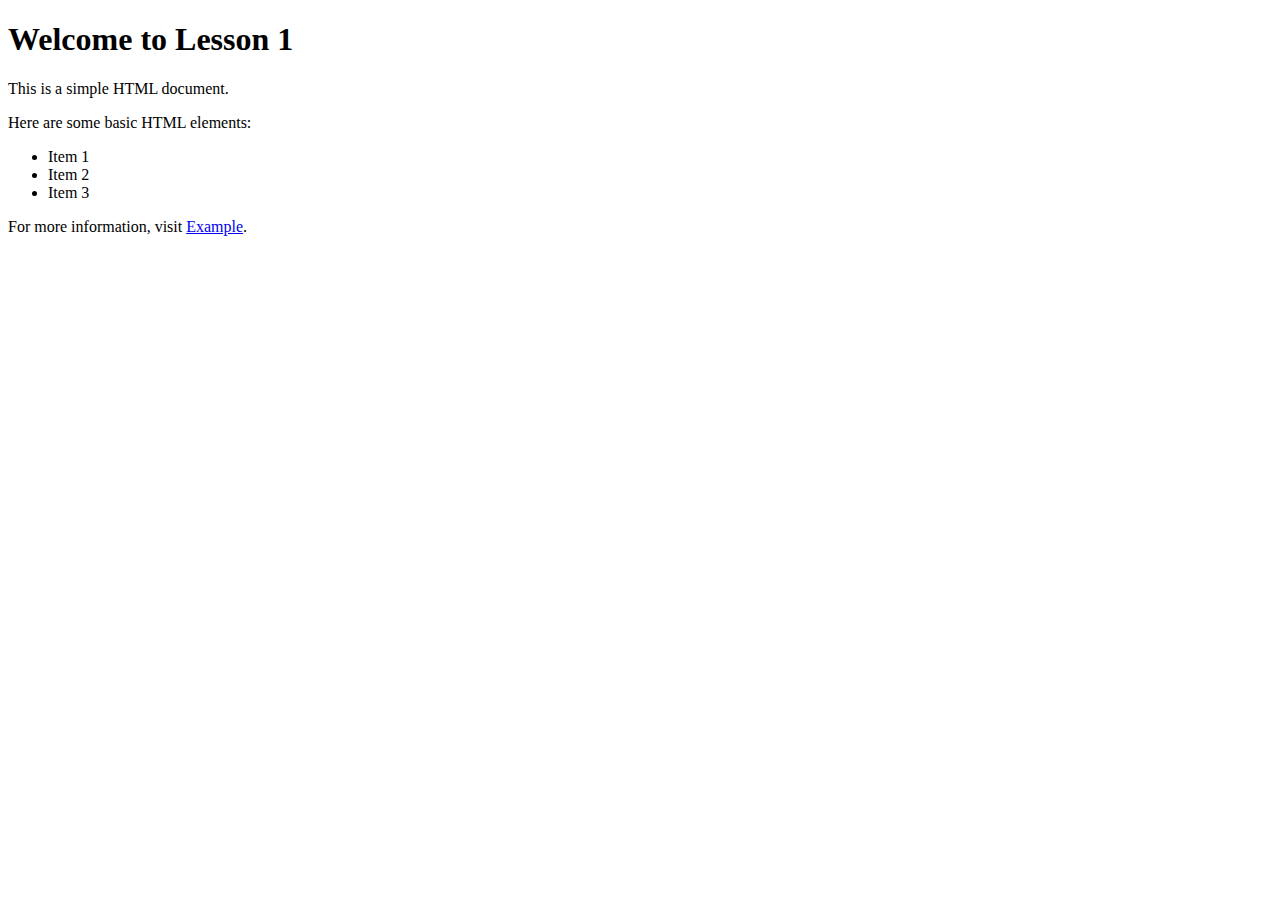
<file: Lesson1/index.html>
<!DOCTYPE html>
<html lang="en">
<head>
  <meta charset="UTF-8">
  <meta name="viewport" content="width=device-width, initial-scale=1.0">
  <title>Document</title>
</head>
<body>

  <h1>Welcome to Lesson 1</h1>
  <p>This is a simple HTML document.</p>
  <p>Here are some basic HTML elements:</p>
  <ul>
    <li>Item 1</li>
    <li>Item 2</li>
    <li>Item 3</li>
  </ul>

  <!-- anchor tag -->
  <p>For more information, visit <a href="https://www.example.com">Example</a>.</p>

  
</body>
</html>
</file>
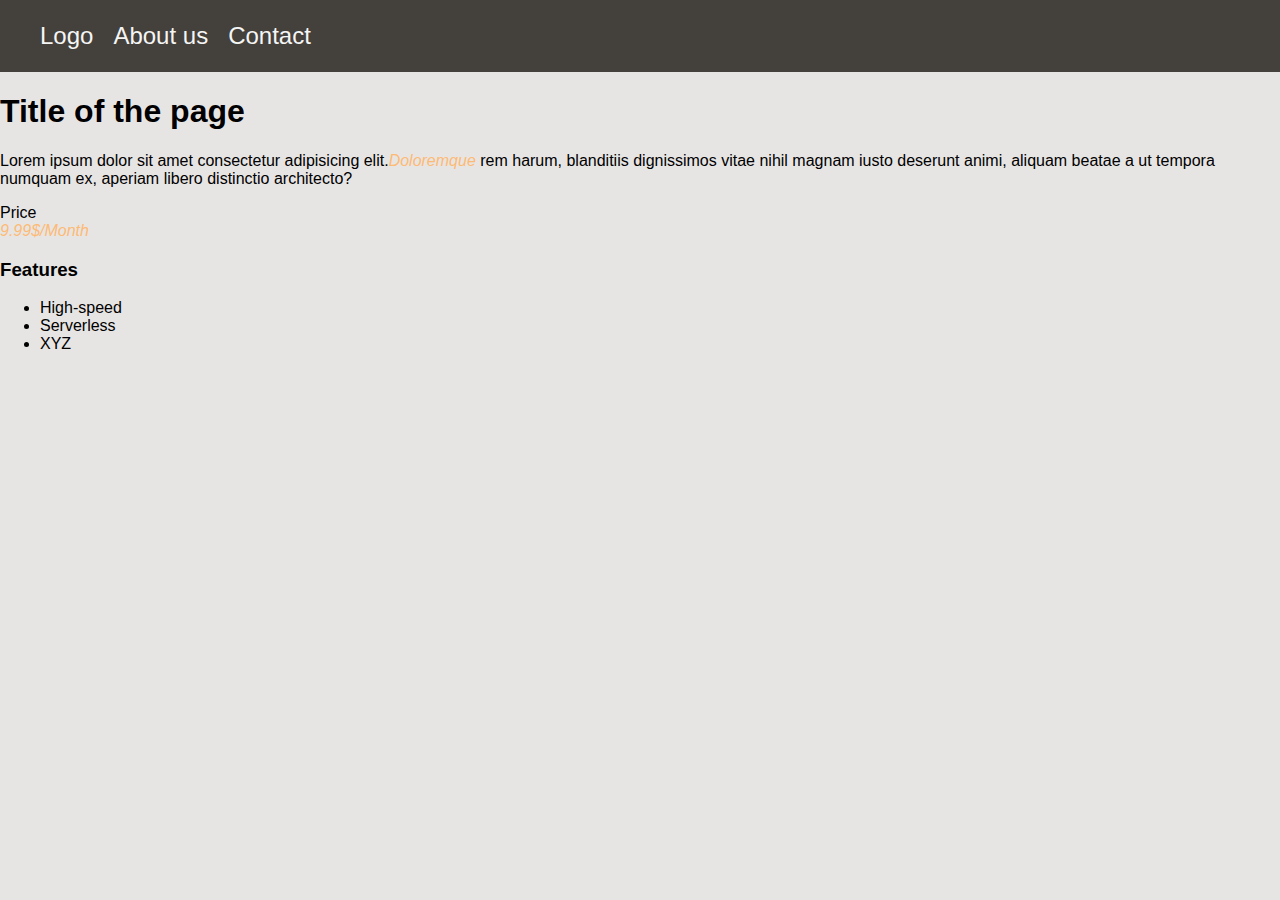
<file: Lesson2/index.html>
<!DOCTYPE html>

<html lang="en">
  <head>
    <meta charset="UTF-8" />
    <meta name="viewport" content="width=device-width, initial-scale=1.0" />
    
    <title>Lesson 2</title>
    <link rel="icon" type="image/x-icon" href="./favicon.ico">
    <style>
      /* Only use styles in Head for very small projects */
    </style>
    <link rel="stylesheet" href="./styles.css">
  </head>
  <body>
    <header>
      <nav class="nav-top">
        <!-- Inline styles: <ul style="list-style-type: none;"> -->
        <ul>
          <li>
            <a href="#">Logo</a>
          </li>
          <li>
            <a href="./about.html">About us</a>
          </li>
          <li>
            <a href="./contact.html">Contact</a>
          </li>
        </ul>
      </nav>
    </header>
    <main>
      <!-- h1..h6 -->
      <h1>Title of the page</h1>
      <p>Lorem ipsum dolor sit amet consectetur adipisicing elit.<span class="text-highlight">Doloremque</span> rem harum, blanditiis dignissimos vitae nihil magnam iusto deserunt animi, aliquam beatae a ut tempora numquam ex, aperiam libero distinctio architecto?</p>
      <span>Price</span>
      <br />
      <span class="text-highlight">9.99$/Month</span>
      <h3>Features</h3>
      <ul>
        <li>High-speed</li>
        <li>Serverless</li>
        <li>XYZ</li>
      </ul>
    </main>
    <footer>

    </footer>
  </body>
</html>
</file>
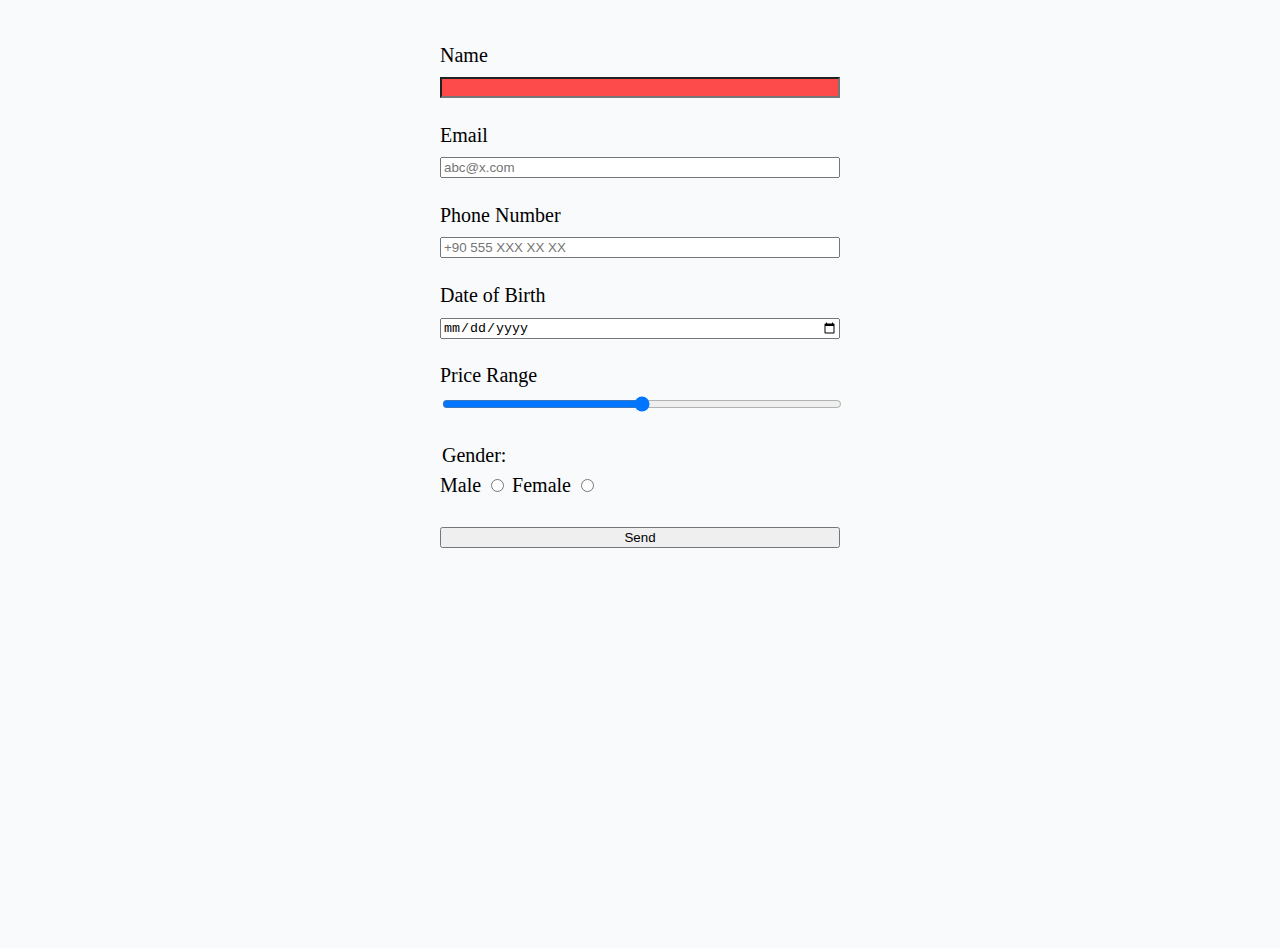
<file: Lesson4/index.html>
<!DOCTYPE html>
<html lang="en">
  <head>
    <meta charset="UTF-8" />
    <meta name="viewport" content="width=device-width, initial-scale=1.0" />
    <title>Lesson 4</title>
    <link rel="stylesheet" href="./styles.css" />
  </head>
  <body>
    <form>
      <div class="input-group">
        <label for="name">Name</label>
        <input type="text" id="name" required name="name" class="full-width"/>
      </div>
      <div class="input-group">
        <label for="email">Email</label>
        <input
          type="email"
          id="email"
          reqired
          name="email"
          placeholder="abc@x.com"
          class="full-width"
        />
      </div>
      <div class="input-group">
        <label for="phone">Phone Number</label>
        <input
          type="tel"
          id="phone"
          required
          name="phone"
          placeholder="+90 555 XXX XX XX"
          class="full-width"
        />
      </div>
      <div class="input-group">
        <label for="birthday">Date of Birth</label>
        <input type="date" id="birthday" required name="birthday" 
        class="full-width"
        />
      </div>
      <div class="input-group">
        <label for="price-range">Price Range</label>
        <input type="range" required name="price-range" min="0" max="100" 
        class="full-width"/>
      </div>

      <fieldset class="input-group">
        <legend>Gender:</legend>
        <label for="male">Male</label>
        <input type="radio" name="gender" id="male" value="Male" />
        <label for="female">Female</label>
        <input type="radio" name="gender" id="female" value="Female" />
      </fieldset>

      <div class="input-group">
        <button type="submit" class="full-width">
          Send
        </button>
        <!-- <input type="submit" value="Send"> -->
      </div>
    </form>
  </body>
</html>
</file>
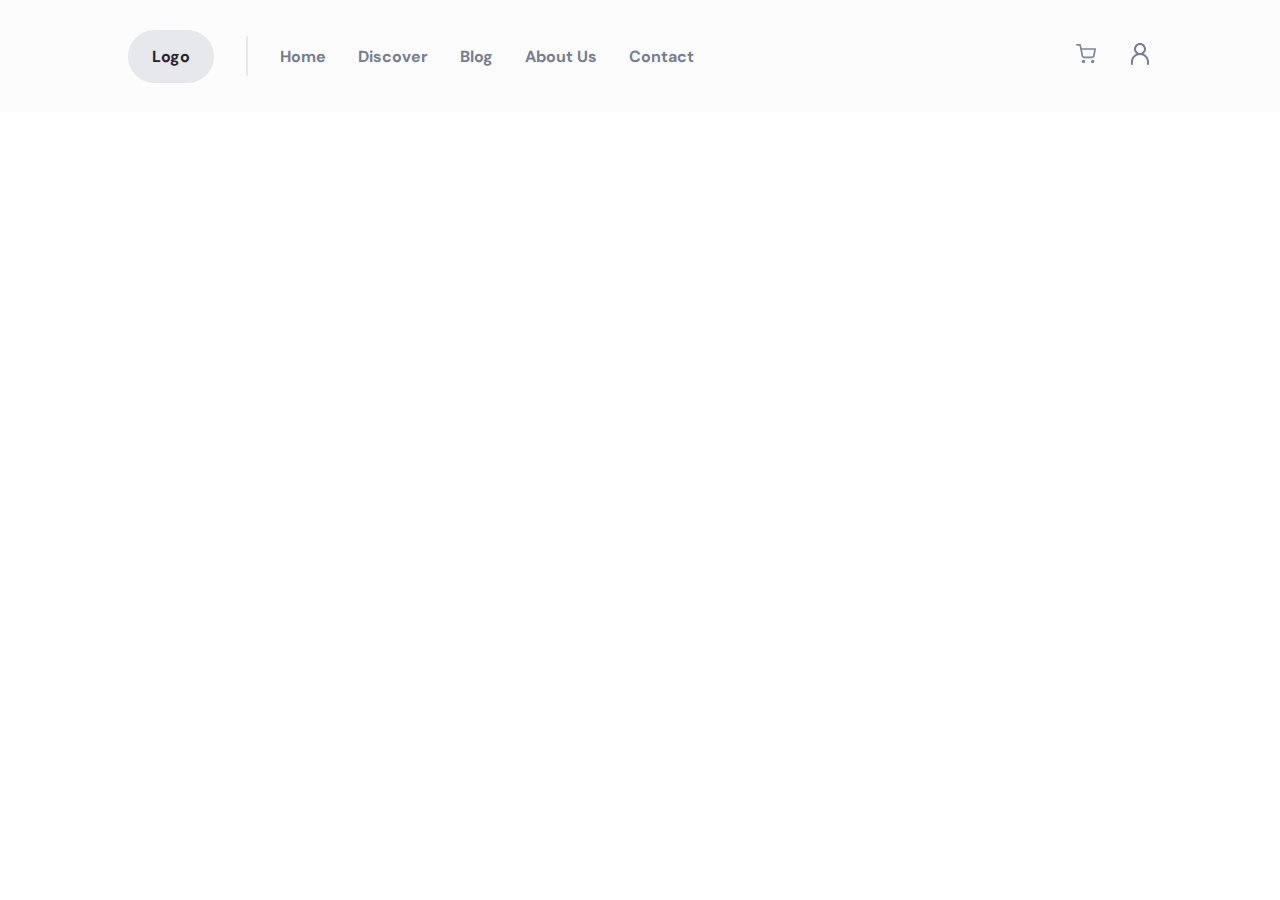
<file: Lesson5/index.html>
<!DOCTYPE html>
<html lang="en">
  <head>
    <meta charset="UTF-8" />
    <meta name="viewport" content="width=device-width, initial-scale=1.0" />
    <title>Document</title>
    <link rel="stylesheet" href="styles.css" />
    <link rel="preconnect" href="https://fonts.googleapis.com" />
    <link rel="preconnect" href="https://fonts.gstatic.com" crossorigin />
    <link
      href="https://fonts.googleapis.com/css2?family=DM+Sans:ital,opsz,wght@0,9..40,100..1000;1,9..40,100..1000&family=Rubik:ital,wght@0,300..900;1,300..900&display=swap"
      rel="stylesheet"
    />
  </head>
  <body>
    <nav class="nav-top">
      <ul class="nav-list">
        <li><a href="#" class="nav-logo">Logo</a></li>
        <li><div class="divider"></div></li>
        <li><a href="#">Home</a></li>
        <li><a href="#">Discover</a></li>
        <li><a href="#">Blog</a></li>
        <li><a href="#">About Us</a></li>
        <li><a href="#">Contact</a></li>
      </ul>
      <ul class="nav-list">
        <li>
          <a href="#"
            ><img
              src="./images/icons/shoppingCart.svg"
              aria-label="shoppingCart"
          /></a>
        </li>
        <li>
          <a href="#"
            ><img src="./images/icons/profile.svg" aria-label="profile"
          /></a>
        </li>
      </ul>
    </nav>
    <main></main>
    <footer></footer>
  </body>
</html>
</file>
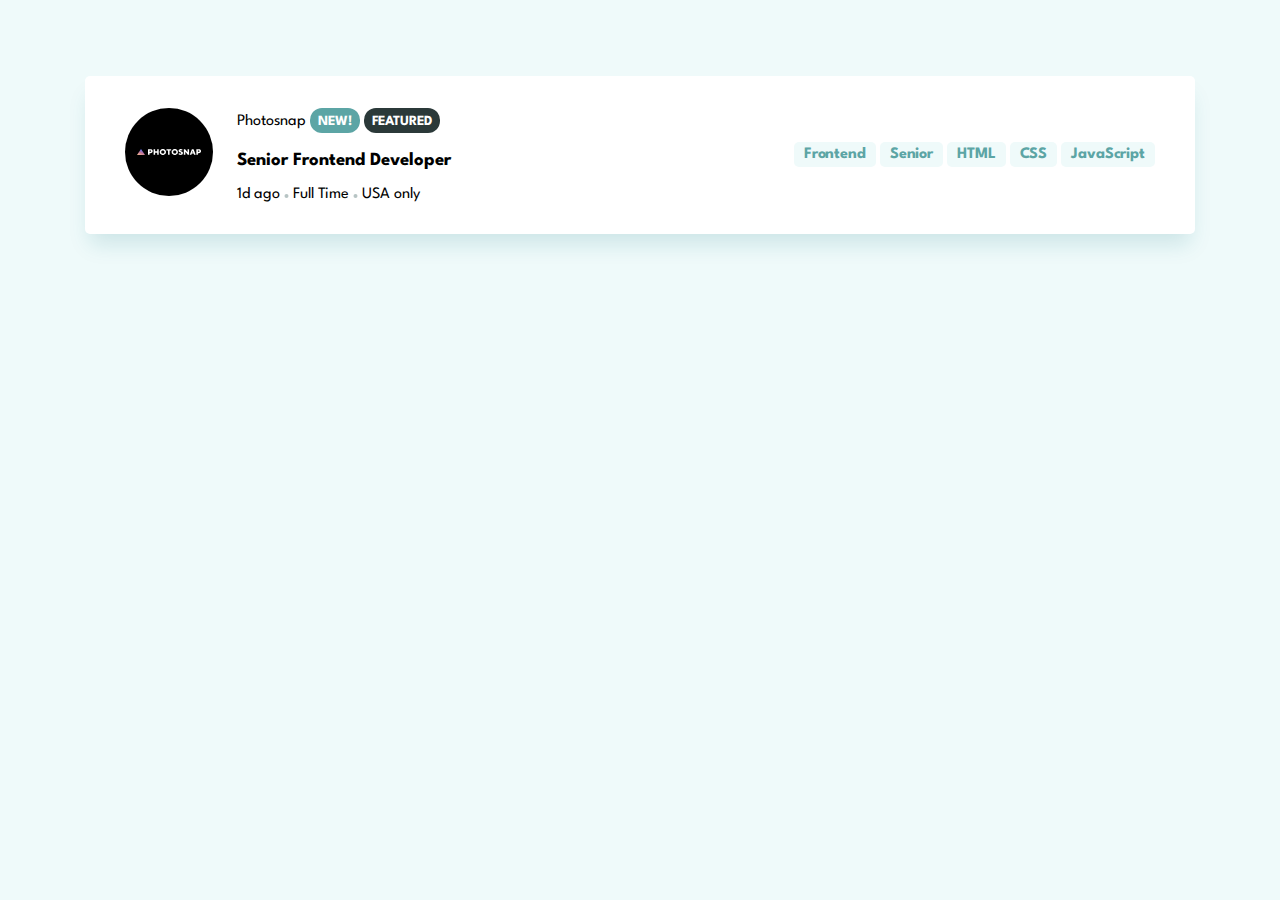
<file: Lesson6/index.html>
<!DOCTYPE html>
<html lang="en">
  <head>
    <meta charset="UTF-8" />
    <meta name="viewport" content="width=device-width, initial-scale=1.0" />
    <title>Lesson 6</title>
    <link rel="stylesheet" href="./styles.css" />
    <link rel="preconnect" href="https://fonts.googleapis.com" />
    <link rel="preconnect" href="https://fonts.gstatic.com" crossorigin />
    <link
      href="https://fonts.googleapis.com/css2?family=League+Spartan:wght@100..900&display=swap"
      rel="stylesheet"
    />
  </head>
  <body>
    <section class="card">
      <div class="flex-row">
        <div class="logo-container">
          <img src="./assets/logos/photosnap.svg" alt="photosnap logo" />
        </div>

        <div class="text-content">
          <div>
            <span>Photosnap</span>
            <span class="tag-rounded bg-primary">NEW!</span>
            <span class="tag-rounded bg-dark">FEATURED</span>
          </div>
          <h3>Senior Frontend Developer</h3>
          <div>
            <span>1d ago</span>
            <svg
              xmlns="http://www.w3.org/2000/svg"
              width="5"
              height="4"
              viewBox="0 0 5 4"
              fill="none"
            >
              <circle cx="2.5" cy="2" r="2" fill="#B7C4C4" />
            </svg>
            <span>Full Time</span>

            <svg
              xmlns="http://www.w3.org/2000/svg"
              width="5"
              height="4"
              viewBox="0 0 5 4"
              fill="none"
            >
              <circle cx="2.5" cy="2" r="2" fill="#B7C4C4" />
            </svg>
            <span>USA only</span>
          </div>
        </div>
      </div>
      <div>
        <span class="tag">Frontend</span>
        <span class="tag">Senior</span>
        <span class="tag">HTML</span>
        <span class="tag">CSS</span>
        <span class="tag">JavaScript</span>
      </div>
    </section>
  </body>
</html>
</file>
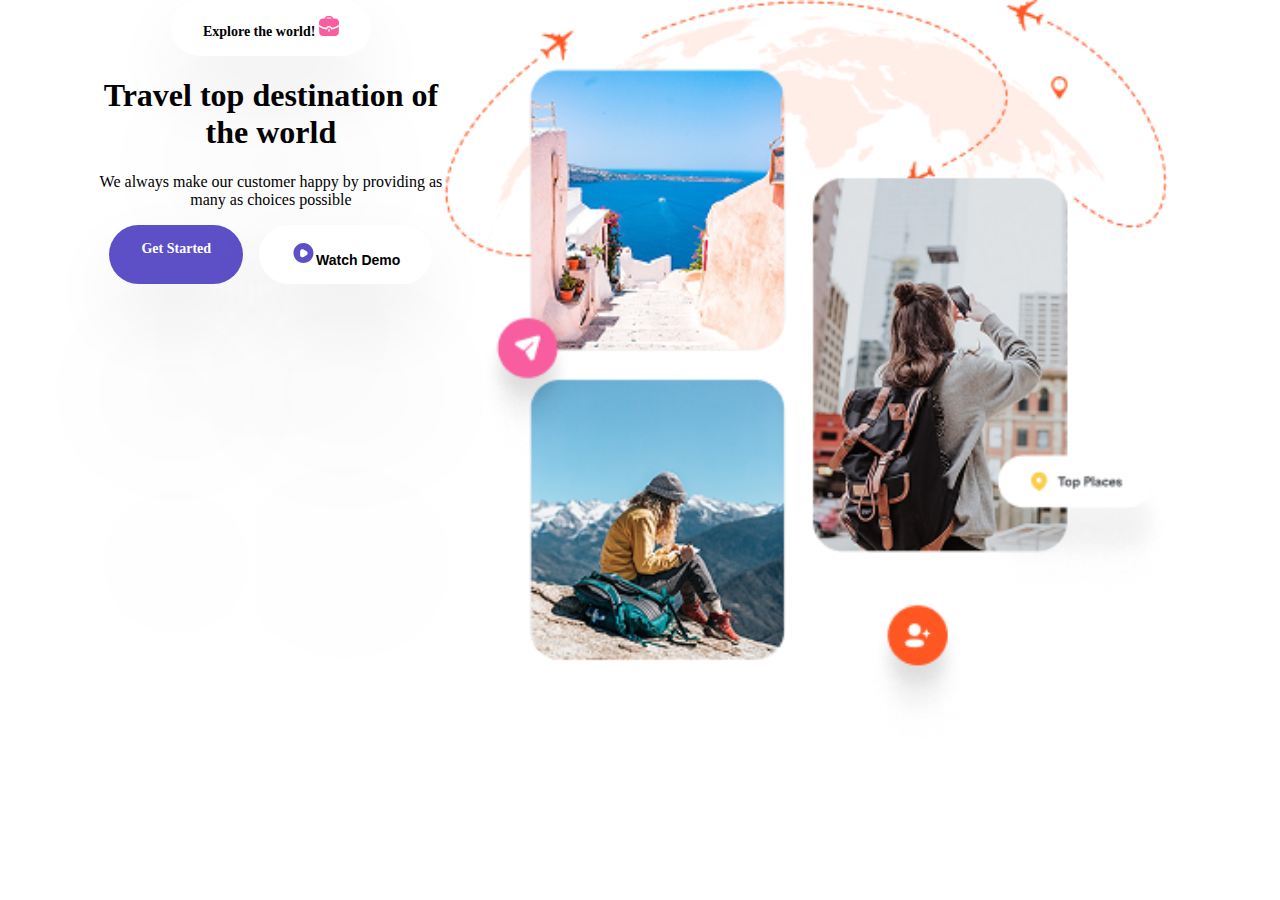
<file: Lesson9/index.html>
<!DOCTYPE html>
<html lang="en">
  <head>
    <meta charset="UTF-8" />
    <meta name="viewport" content="width=device-width, initial-scale=1.0" />
    <title>Responsive Web Design</title>
    <link rel="stylesheet" href="styles.css" />
  </head>
  <body>
    <section class="hero-section max-width">
      <img
        class="hero_image"
        src="./assets/hero_xs.webp"
        alt="Travel collage with sea view, city explorer, and mountain hiker under an orange world map."
      />
      <div>
      <a class="btn btn-rounded" href="#"
        >Explore the world!
        <img src="./assets/icons/briefcase.svg" alt="briefcase"
      /></a>
      <h1>Travel top destination of the world</h1>
      <p>
        We always make our customer happy by providing as many as choices
        possible
      </p>
      <div class="hero_buttoncontainer">
        <a class="btn btn-rounded btn-filled" href="#">Get Started</a>
        <button class="btn btn-rounded">
          <img src="./assets/icons/play.svg" alt="play" />Watch Demo
        </button>
      </div>
      </div>
    </section>
  </body>
</html>
</file>
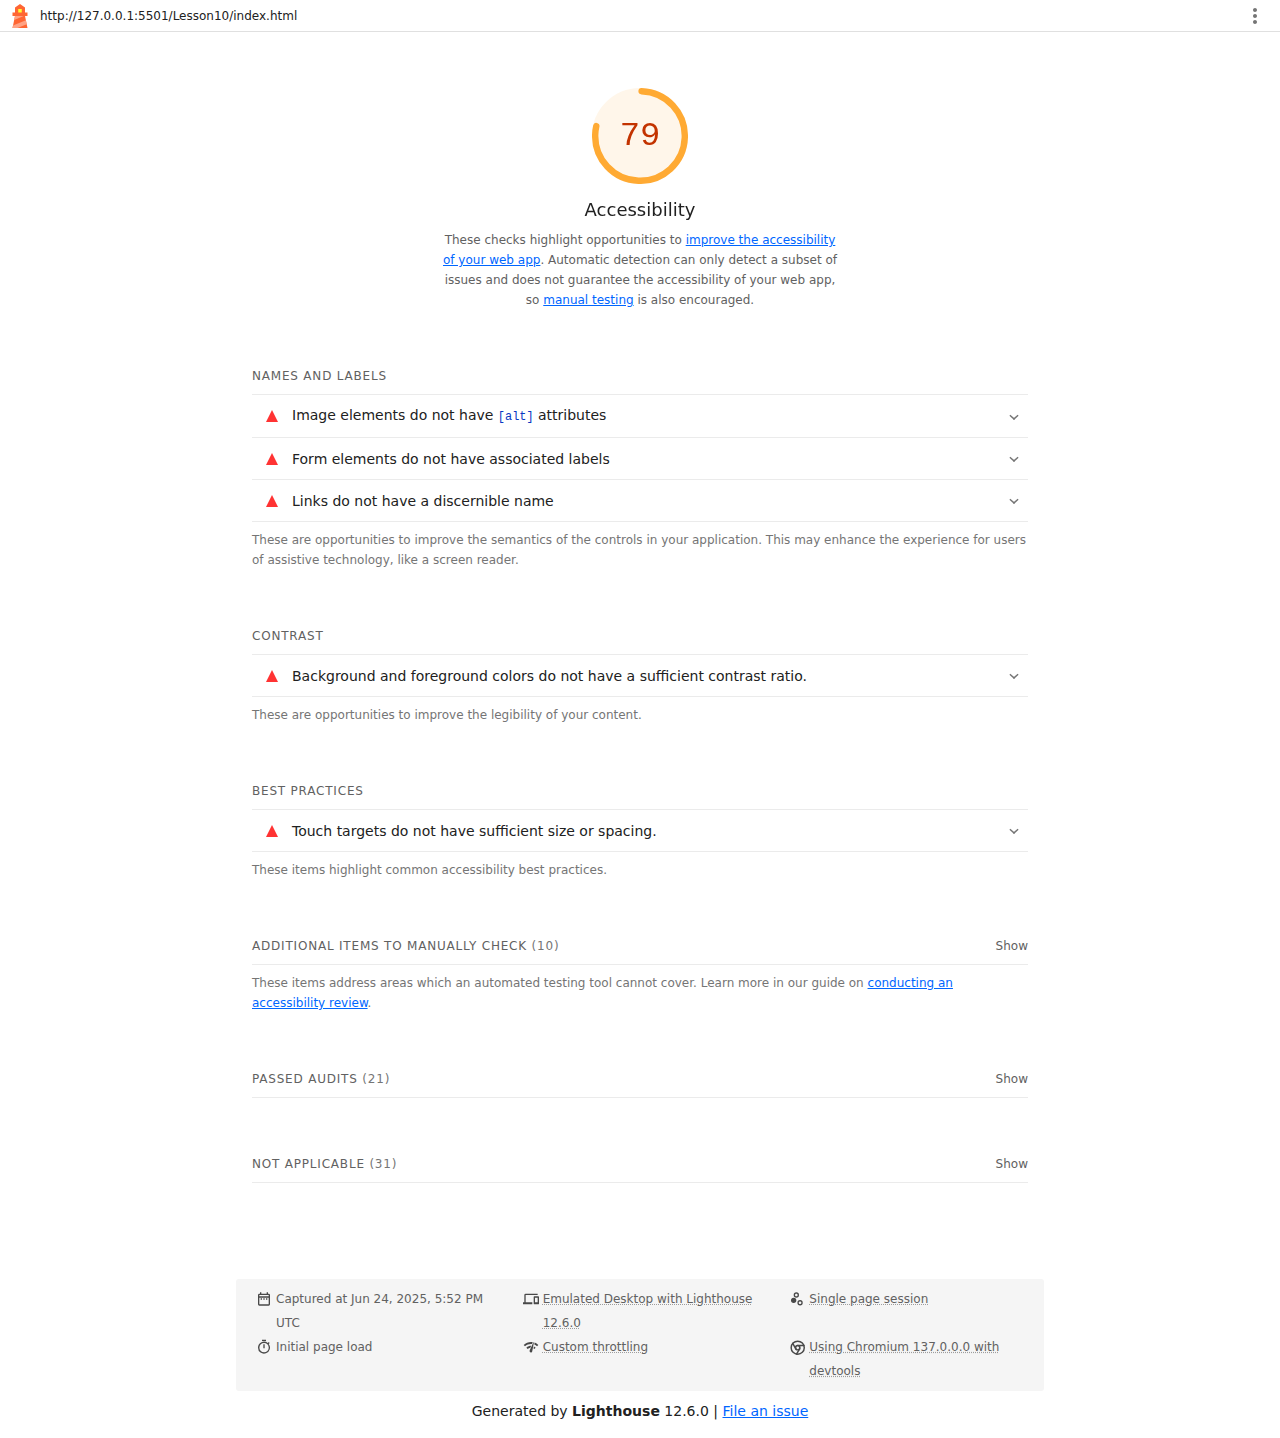
<file: Lesson10/report.html>
<!--
@license
Copyright 2018 Google LLC
SPDX-License-Identifier: Apache-2.0
-->
<!doctype html>
<html lang="en">
<head>
  <meta charset="utf-8">
  <meta name="viewport" content="width=device-width, initial-scale=1, minimum-scale=1">
  <link rel="icon" href='data:image/svg+xml;utf8,<svg fill="none" xmlns="http://www.w3.org/2000/svg" viewBox="0 0 48 48"><path d="m14 7 10-7 10 7v10h5v7h-5l5 24H9l5-24H9v-7h5V7Z" fill="%23F63"/><path d="M31.561 24H14l-1.689 8.105L31.561 24ZM18.983 48H9l1.022-4.907L35.723 32.27l1.663 7.98L18.983 48Z" fill="%23FFA385"/><path fill="%23FF3" d="M20.5 10h7v7h-7z"/></svg>'>
  <title>Lighthouse Report</title>
  <style>body {margin: 0}</style>
</head>
<body>
  <noscript>Lighthouse report requires JavaScript. Please enable.</noscript>

  <div id="lh-log"></div>

  <script>window.__LIGHTHOUSE_JSON__ = {"lighthouseVersion":"12.6.0","requestedUrl":"http://127.0.0.1:5501/Lesson10/index.html","mainDocumentUrl":"http://127.0.0.1:5501/Lesson10/index.html","finalDisplayedUrl":"http://127.0.0.1:5501/Lesson10/index.html","finalUrl":"http://127.0.0.1:5501/Lesson10/index.html","fetchTime":"2025-06-24T17:52:13.152Z","gatherMode":"navigation","runWarnings":[],"userAgent":"Mozilla/5.0 (Macintosh; Intel Mac OS X 10_15_7) AppleWebKit/537.36 (KHTML, like Gecko) Chrome/137.0.0.0 Safari/537.36","environment":{"networkUserAgent":"Mozilla/5.0 (Macintosh; Intel Mac OS X 10_15_7) AppleWebKit/537.36 (KHTML, like Gecko) Chrome/119.0.0.0 Safari/537.36","hostUserAgent":"Mozilla/5.0 (Macintosh; Intel Mac OS X 10_15_7) AppleWebKit/537.36 (KHTML, like Gecko) Chrome/137.0.0.0 Safari/537.36","benchmarkIndex":2870,"credits":{"axe-core":"4.10.3"}},"audits":{"accesskeys":{"id":"accesskeys","title":"`[accesskey]` values are unique","description":"Access keys let users quickly focus a part of the page. For proper navigation, each access key must be unique. [Learn more about access keys](https://dequeuniversity.com/rules/axe/4.10/accesskeys).","score":null,"scoreDisplayMode":"notApplicable"},"aria-allowed-attr":{"id":"aria-allowed-attr","title":"`[aria-*]` attributes match their roles","description":"Each ARIA `role` supports a specific subset of `aria-*` attributes. Mismatching these invalidates the `aria-*` attributes. [Learn how to match ARIA attributes to their roles](https://dequeuniversity.com/rules/axe/4.10/aria-allowed-attr).","score":1,"scoreDisplayMode":"binary","details":{"type":"table","headings":[],"items":[]}},"aria-allowed-role":{"id":"aria-allowed-role","title":"Uses ARIA roles only on compatible elements","description":"Many HTML elements can only be assigned certain ARIA roles. Using ARIA roles where they are not allowed can interfere with the accessibility of the web page. [Learn more about ARIA roles](https://dequeuniversity.com/rules/axe/4.10/aria-allowed-role).","score":1,"scoreDisplayMode":"binary","details":{"type":"table","headings":[],"items":[]}},"aria-command-name":{"id":"aria-command-name","title":"`button`, `link`, and `menuitem` elements have accessible names","description":"When an element doesn't have an accessible name, screen readers announce it with a generic name, making it unusable for users who rely on screen readers. [Learn how to make command elements more accessible](https://dequeuniversity.com/rules/axe/4.10/aria-command-name).","score":null,"scoreDisplayMode":"notApplicable"},"aria-conditional-attr":{"id":"aria-conditional-attr","title":"ARIA attributes are used as specified for the element's role","description":"Some ARIA attributes are only allowed on an element under certain conditions. [Learn more about conditional ARIA attributes](https://dequeuniversity.com/rules/axe/4.10/aria-conditional-attr).","score":1,"scoreDisplayMode":"binary","details":{"type":"table","headings":[],"items":[]}},"aria-deprecated-role":{"id":"aria-deprecated-role","title":"Deprecated ARIA roles were not used","description":"Deprecated ARIA roles may not be processed correctly by assistive technology. [Learn more about deprecated ARIA roles](https://dequeuniversity.com/rules/axe/4.10/aria-deprecated-role).","score":1,"scoreDisplayMode":"binary","details":{"type":"table","headings":[],"items":[]}},"aria-dialog-name":{"id":"aria-dialog-name","title":"Elements with `role=\"dialog\"` or `role=\"alertdialog\"` have accessible names.","description":"ARIA dialog elements without accessible names may prevent screen readers users from discerning the purpose of these elements. [Learn how to make ARIA dialog elements more accessible](https://dequeuniversity.com/rules/axe/4.10/aria-dialog-name).","score":null,"scoreDisplayMode":"notApplicable"},"aria-hidden-body":{"id":"aria-hidden-body","title":"`[aria-hidden=\"true\"]` is not present on the document `\u003cbody>`","description":"Assistive technologies, like screen readers, work inconsistently when `aria-hidden=\"true\"` is set on the document `\u003cbody>`. [Learn how `aria-hidden` affects the document body](https://dequeuniversity.com/rules/axe/4.10/aria-hidden-body).","score":1,"scoreDisplayMode":"binary","details":{"type":"table","headings":[],"items":[]}},"aria-hidden-focus":{"id":"aria-hidden-focus","title":"`[aria-hidden=\"true\"]` elements do not contain focusable descendents","description":"Focusable descendents within an `[aria-hidden=\"true\"]` element prevent those interactive elements from being available to users of assistive technologies like screen readers. [Learn how `aria-hidden` affects focusable elements](https://dequeuniversity.com/rules/axe/4.10/aria-hidden-focus).","score":1,"scoreDisplayMode":"binary","details":{"type":"table","headings":[],"items":[]}},"aria-input-field-name":{"id":"aria-input-field-name","title":"ARIA input fields have accessible names","description":"When an input field doesn't have an accessible name, screen readers announce it with a generic name, making it unusable for users who rely on screen readers. [Learn more about input field labels](https://dequeuniversity.com/rules/axe/4.10/aria-input-field-name).","score":null,"scoreDisplayMode":"notApplicable"},"aria-meter-name":{"id":"aria-meter-name","title":"ARIA `meter` elements have accessible names","description":"When a meter element doesn't have an accessible name, screen readers announce it with a generic name, making it unusable for users who rely on screen readers. [Learn how to name `meter` elements](https://dequeuniversity.com/rules/axe/4.10/aria-meter-name).","score":null,"scoreDisplayMode":"notApplicable"},"aria-progressbar-name":{"id":"aria-progressbar-name","title":"ARIA `progressbar` elements have accessible names","description":"When a `progressbar` element doesn't have an accessible name, screen readers announce it with a generic name, making it unusable for users who rely on screen readers. [Learn how to label `progressbar` elements](https://dequeuniversity.com/rules/axe/4.10/aria-progressbar-name).","score":null,"scoreDisplayMode":"notApplicable"},"aria-prohibited-attr":{"id":"aria-prohibited-attr","title":"Elements use only permitted ARIA attributes","description":"Using ARIA attributes in roles where they are prohibited can mean that important information is not communicated to users of assistive technologies. [Learn more about prohibited ARIA roles](https://dequeuniversity.com/rules/axe/4.10/aria-prohibited-attr).","score":1,"scoreDisplayMode":"binary","details":{"type":"table","headings":[],"items":[]}},"aria-required-attr":{"id":"aria-required-attr","title":"`[role]`s have all required `[aria-*]` attributes","description":"Some ARIA roles have required attributes that describe the state of the element to screen readers. [Learn more about roles and required attributes](https://dequeuniversity.com/rules/axe/4.10/aria-required-attr).","score":1,"scoreDisplayMode":"binary","details":{"type":"table","headings":[],"items":[]}},"aria-required-children":{"id":"aria-required-children","title":"Elements with an ARIA `[role]` that require children to contain a specific `[role]` have all required children.","description":"Some ARIA parent roles must contain specific child roles to perform their intended accessibility functions. [Learn more about roles and required children elements](https://dequeuniversity.com/rules/axe/4.10/aria-required-children).","score":null,"scoreDisplayMode":"notApplicable"},"aria-required-parent":{"id":"aria-required-parent","title":"`[role]`s are contained by their required parent element","description":"Some ARIA child roles must be contained by specific parent roles to properly perform their intended accessibility functions. [Learn more about ARIA roles and required parent element](https://dequeuniversity.com/rules/axe/4.10/aria-required-parent).","score":null,"scoreDisplayMode":"notApplicable"},"aria-roles":{"id":"aria-roles","title":"`[role]` values are valid","description":"ARIA roles must have valid values in order to perform their intended accessibility functions. [Learn more about valid ARIA roles](https://dequeuniversity.com/rules/axe/4.10/aria-roles).","score":1,"scoreDisplayMode":"binary","details":{"type":"table","headings":[],"items":[]}},"aria-text":{"id":"aria-text","title":"Elements with the `role=text` attribute do not have focusable descendents.","description":"Adding `role=text` around a text node split by markup enables VoiceOver to treat it as one phrase, but the element's focusable descendents will not be announced. [Learn more about the `role=text` attribute](https://dequeuniversity.com/rules/axe/4.10/aria-text).","score":null,"scoreDisplayMode":"notApplicable"},"aria-toggle-field-name":{"id":"aria-toggle-field-name","title":"ARIA toggle fields have accessible names","description":"When a toggle field doesn't have an accessible name, screen readers announce it with a generic name, making it unusable for users who rely on screen readers. [Learn more about toggle fields](https://dequeuniversity.com/rules/axe/4.10/aria-toggle-field-name).","score":null,"scoreDisplayMode":"notApplicable"},"aria-tooltip-name":{"id":"aria-tooltip-name","title":"ARIA `tooltip` elements have accessible names","description":"When a tooltip element doesn't have an accessible name, screen readers announce it with a generic name, making it unusable for users who rely on screen readers. [Learn how to name `tooltip` elements](https://dequeuniversity.com/rules/axe/4.10/aria-tooltip-name).","score":null,"scoreDisplayMode":"notApplicable"},"aria-treeitem-name":{"id":"aria-treeitem-name","title":"ARIA `treeitem` elements have accessible names","description":"When a `treeitem` element doesn't have an accessible name, screen readers announce it with a generic name, making it unusable for users who rely on screen readers. [Learn more about labeling `treeitem` elements](https://dequeuniversity.com/rules/axe/4.10/aria-treeitem-name).","score":null,"scoreDisplayMode":"notApplicable"},"aria-valid-attr-value":{"id":"aria-valid-attr-value","title":"`[aria-*]` attributes have valid values","description":"Assistive technologies, like screen readers, can't interpret ARIA attributes with invalid values. [Learn more about valid values for ARIA attributes](https://dequeuniversity.com/rules/axe/4.10/aria-valid-attr-value).","score":1,"scoreDisplayMode":"binary","details":{"type":"table","headings":[],"items":[]}},"aria-valid-attr":{"id":"aria-valid-attr","title":"`[aria-*]` attributes are valid and not misspelled","description":"Assistive technologies, like screen readers, can't interpret ARIA attributes with invalid names. [Learn more about valid ARIA attributes](https://dequeuniversity.com/rules/axe/4.10/aria-valid-attr).","score":1,"scoreDisplayMode":"binary","details":{"type":"table","headings":[],"items":[]}},"button-name":{"id":"button-name","title":"Buttons have an accessible name","description":"When a button doesn't have an accessible name, screen readers announce it as \"button\", making it unusable for users who rely on screen readers. [Learn how to make buttons more accessible](https://dequeuniversity.com/rules/axe/4.10/button-name).","score":null,"scoreDisplayMode":"notApplicable"},"bypass":{"id":"bypass","title":"The page contains a heading, skip link, or landmark region","description":"Adding ways to bypass repetitive content lets keyboard users navigate the page more efficiently. [Learn more about bypass blocks](https://dequeuniversity.com/rules/axe/4.10/bypass).","score":null,"scoreDisplayMode":"notApplicable"},"color-contrast":{"id":"color-contrast","title":"Background and foreground colors do not have a sufficient contrast ratio.","description":"Low-contrast text is difficult or impossible for many users to read. [Learn how to provide sufficient color contrast](https://dequeuniversity.com/rules/axe/4.10/color-contrast).","score":0,"scoreDisplayMode":"binary","details":{"type":"table","headings":[{"key":"node","valueType":"node","subItemsHeading":{"key":"relatedNode","valueType":"node"},"label":"Failing Elements"}],"items":[{"node":{"type":"node","lhId":"1-0-SPAN","path":"1,HTML,1,BODY,0,DIV,0,SPAN","selector":"body > div.header > span.header__title","boundingRect":{"top":16,"bottom":53,"left":308,"right":773,"width":465,"height":37},"snippet":"\u003cspan class=\"header__title\">","nodeLabel":"Welcome to Our Accessible Website","explanation":"Fix any of the following:\n  Element has insufficient color contrast of 2.82 (foreground color: #888888, background color: #eae4e4, font size: 24.0pt (32px), font weight: normal). Expected contrast ratio of 3:1"},"subItems":{"type":"subitems","items":[{"relatedNode":{"type":"node","lhId":"1-1-DIV","path":"1,HTML,1,BODY,0,DIV","selector":"body > div.header","boundingRect":{"top":0,"bottom":119,"left":0,"right":1082,"width":1082,"height":119},"snippet":"\u003cdiv class=\"header\">","nodeLabel":"Welcome to Our Accessible Website\nAbout Us\nProducts\nContact"}}]}},{"node":{"type":"node","lhId":"1-2-A","path":"1,HTML,1,BODY,0,DIV,1,DIV,0,UL,1,LI,0,A","selector":"div.nav > ul.nav__list > li.nav__item > a.nav__link","boundingRect":{"top":69,"bottom":87,"left":482,"right":544,"width":62,"height":18},"snippet":"\u003ca href=\"#\" class=\"nav__link\">","nodeLabel":"About Us","explanation":"Fix any of the following:\n  Element has insufficient color contrast of 2.82 (foreground color: #888888, background color: #eae4e4, font size: 12.0pt (16px), font weight: normal). Expected contrast ratio of 4.5:1"},"subItems":{"type":"subitems","items":[{"relatedNode":{"type":"node","lhId":"1-1-DIV","path":"1,HTML,1,BODY,0,DIV","selector":"body > div.header","boundingRect":{"top":0,"bottom":119,"left":0,"right":1082,"width":1082,"height":119},"snippet":"\u003cdiv class=\"header\">","nodeLabel":"Welcome to Our Accessible Website\nAbout Us\nProducts\nContact"}}]}},{"node":{"type":"node","lhId":"1-3-A","path":"1,HTML,1,BODY,0,DIV,1,DIV,0,UL,2,LI,0,A","selector":"div.nav > ul.nav__list > li.nav__item > a.nav__link","boundingRect":{"top":69,"bottom":87,"left":576,"right":632,"width":56,"height":18},"snippet":"\u003ca href=\"#\" class=\"nav__link\">","nodeLabel":"Products","explanation":"Fix any of the following:\n  Element has insufficient color contrast of 2.82 (foreground color: #888888, background color: #eae4e4, font size: 12.0pt (16px), font weight: normal). Expected contrast ratio of 4.5:1"},"subItems":{"type":"subitems","items":[{"relatedNode":{"type":"node","lhId":"1-1-DIV","path":"1,HTML,1,BODY,0,DIV","selector":"body > div.header","boundingRect":{"top":0,"bottom":119,"left":0,"right":1082,"width":1082,"height":119},"snippet":"\u003cdiv class=\"header\">","nodeLabel":"Welcome to Our Accessible Website\nAbout Us\nProducts\nContact"}}]}},{"node":{"type":"node","lhId":"1-4-A","path":"1,HTML,1,BODY,0,DIV,1,DIV,0,UL,3,LI,0,A","selector":"div.nav > ul.nav__list > li#nav__item-contact > a.nav__link","boundingRect":{"top":69,"bottom":87,"left":400,"right":450,"width":50,"height":18},"snippet":"\u003ca href=\"#\" class=\"nav__link\">","nodeLabel":"Contact","explanation":"Fix any of the following:\n  Element has insufficient color contrast of 2.82 (foreground color: #888888, background color: #eae4e4, font size: 12.0pt (16px), font weight: normal). Expected contrast ratio of 4.5:1"},"subItems":{"type":"subitems","items":[{"relatedNode":{"type":"node","lhId":"1-1-DIV","path":"1,HTML,1,BODY,0,DIV","selector":"body > div.header","boundingRect":{"top":0,"bottom":119,"left":0,"right":1082,"width":1082,"height":119},"snippet":"\u003cdiv class=\"header\">","nodeLabel":"Welcome to Our Accessible Website\nAbout Us\nProducts\nContact"}}]}},{"node":{"type":"node","lhId":"1-5-DIV","path":"1,HTML,1,BODY,1,DIV,0,DIV,3,DIV","selector":"body > div.main > div.product > div.button","boundingRect":{"top":599,"bottom":627,"left":57,"right":94,"width":38,"height":28},"snippet":"\u003cdiv class=\"button\">","nodeLabel":"Add","explanation":"Fix any of the following:\n  Element has insufficient color contrast of 1.25 (foreground color: #ffffff, background color: #eae4e4, font size: 12.0pt (16px), font weight: normal). Expected contrast ratio of 4.5:1"}},{"node":{"type":"node","lhId":"1-6-DIV","path":"1,HTML,1,BODY,1,DIV,1,DIV,3,DIV","selector":"body > div.main > div.product > div.button","boundingRect":{"top":575,"bottom":603,"left":566,"right":603,"width":38,"height":28},"snippet":"\u003cdiv class=\"button\">","nodeLabel":"Add","explanation":"Fix any of the following:\n  Element has insufficient color contrast of 1.25 (foreground color: #ffffff, background color: #eae4e4, font size: 12.0pt (16px), font weight: normal). Expected contrast ratio of 4.5:1"}},{"node":{"type":"node","lhId":"1-7-INPUT","path":"1,HTML,1,BODY,1,DIV,2,DIV,1,FORM,7,INPUT","selector":"div.main > div.contact-form > form.contact-form__form > input.button","boundingRect":{"top":1033,"bottom":1058,"left":273,"right":324,"width":51,"height":25},"snippet":"\u003cinput type=\"submit\" class=\"button\" value=\"Submit\">","nodeLabel":"div.main > div.contact-form > form.contact-form__form > input.button","explanation":"Fix any of the following:\n  Element has insufficient color contrast of 1.25 (foreground color: #ffffff, background color: #eae4e4, font size: 10.0pt (13.3333px), font weight: normal). Expected contrast ratio of 4.5:1"}}],"debugData":{"type":"debugdata","impact":"serious","tags":["cat.color","wcag2aa","wcag143","TTv5","TT13.c","EN-301-549","EN-9.1.4.3","ACT"]}}},"definition-list":{"id":"definition-list","title":"`\u003cdl>`'s contain only properly-ordered `\u003cdt>` and `\u003cdd>` groups, `\u003cscript>`, `\u003ctemplate>` or `\u003cdiv>` elements.","description":"When definition lists are not properly marked up, screen readers may produce confusing or inaccurate output. [Learn how to structure definition lists correctly](https://dequeuniversity.com/rules/axe/4.10/definition-list).","score":null,"scoreDisplayMode":"notApplicable"},"dlitem":{"id":"dlitem","title":"Definition list items are wrapped in `\u003cdl>` elements","description":"Definition list items (`\u003cdt>` and `\u003cdd>`) must be wrapped in a parent `\u003cdl>` element to ensure that screen readers can properly announce them. [Learn how to structure definition lists correctly](https://dequeuniversity.com/rules/axe/4.10/dlitem).","score":null,"scoreDisplayMode":"notApplicable"},"document-title":{"id":"document-title","title":"Document has a `\u003ctitle>` element","description":"The title gives screen reader users an overview of the page, and search engine users rely on it heavily to determine if a page is relevant to their search. [Learn more about document titles](https://dequeuniversity.com/rules/axe/4.10/document-title).","score":1,"scoreDisplayMode":"binary","details":{"type":"table","headings":[],"items":[]}},"duplicate-id-aria":{"id":"duplicate-id-aria","title":"ARIA IDs are unique","description":"The value of an ARIA ID must be unique to prevent other instances from being overlooked by assistive technologies. [Learn how to fix duplicate ARIA IDs](https://dequeuniversity.com/rules/axe/4.10/duplicate-id-aria).","score":null,"scoreDisplayMode":"notApplicable"},"empty-heading":{"id":"empty-heading","title":"All heading elements contain content.","description":"A heading with no content or inaccessible text prevent screen reader users from accessing information on the page's structure. [Learn more about headings](https://dequeuniversity.com/rules/axe/4.10/empty-heading).","score":null,"scoreDisplayMode":"notApplicable"},"form-field-multiple-labels":{"id":"form-field-multiple-labels","title":"No form fields have multiple labels","description":"Form fields with multiple labels can be confusingly announced by assistive technologies like screen readers which use either the first, the last, or all of the labels. [Learn how to use form labels](https://dequeuniversity.com/rules/axe/4.10/form-field-multiple-labels).","score":null,"scoreDisplayMode":"notApplicable"},"frame-title":{"id":"frame-title","title":"`\u003cframe>` or `\u003ciframe>` elements have a title","description":"Screen reader users rely on frame titles to describe the contents of frames. [Learn more about frame titles](https://dequeuniversity.com/rules/axe/4.10/frame-title).","score":null,"scoreDisplayMode":"notApplicable"},"heading-order":{"id":"heading-order","title":"Heading elements appear in a sequentially-descending order","description":"Properly ordered headings that do not skip levels convey the semantic structure of the page, making it easier to navigate and understand when using assistive technologies. [Learn more about heading order](https://dequeuniversity.com/rules/axe/4.10/heading-order).","score":1,"scoreDisplayMode":"binary","details":{"type":"table","headings":[],"items":[]}},"html-has-lang":{"id":"html-has-lang","title":"`\u003chtml>` element has a `[lang]` attribute","description":"If a page doesn't specify a `lang` attribute, a screen reader assumes that the page is in the default language that the user chose when setting up the screen reader. If the page isn't actually in the default language, then the screen reader might not announce the page's text correctly. [Learn more about the `lang` attribute](https://dequeuniversity.com/rules/axe/4.10/html-has-lang).","score":1,"scoreDisplayMode":"binary","details":{"type":"table","headings":[],"items":[]}},"html-lang-valid":{"id":"html-lang-valid","title":"`\u003chtml>` element has a valid value for its `[lang]` attribute","description":"Specifying a valid [BCP 47 language](https://www.w3.org/International/questions/qa-choosing-language-tags#question) helps screen readers announce text properly. [Learn how to use the `lang` attribute](https://dequeuniversity.com/rules/axe/4.10/html-lang-valid).","score":1,"scoreDisplayMode":"binary","details":{"type":"table","headings":[],"items":[]}},"html-xml-lang-mismatch":{"id":"html-xml-lang-mismatch","title":"`\u003chtml>` element has an `[xml:lang]` attribute with the same base language as the `[lang]` attribute.","description":"If the webpage does not specify a consistent language, then the screen reader might not announce the page's text correctly. [Learn more about the `lang` attribute](https://dequeuniversity.com/rules/axe/4.10/html-xml-lang-mismatch).","score":null,"scoreDisplayMode":"notApplicable"},"identical-links-same-purpose":{"id":"identical-links-same-purpose","title":"Identical links have the same purpose.","description":"Links with the same destination should have the same description, to help users understand the link's purpose and decide whether to follow it. [Learn more about identical links](https://dequeuniversity.com/rules/axe/4.10/identical-links-same-purpose).","score":null,"scoreDisplayMode":"notApplicable"},"image-alt":{"id":"image-alt","title":"Image elements do not have `[alt]` attributes","description":"Informative elements should aim for short, descriptive alternate text. Decorative elements can be ignored with an empty alt attribute. [Learn more about the `alt` attribute](https://dequeuniversity.com/rules/axe/4.10/image-alt).","score":0,"scoreDisplayMode":"binary","details":{"type":"table","headings":[{"key":"node","valueType":"node","subItemsHeading":{"key":"relatedNode","valueType":"node"},"label":"Failing Elements"}],"items":[{"node":{"type":"node","lhId":"1-8-IMG","path":"1,HTML,1,BODY,1,DIV,0,DIV,0,IMG","selector":"body > div.main > div.product > img.product__image","boundingRect":{"top":168,"bottom":517,"left":57,"right":516,"width":459,"height":349},"snippet":"\u003cimg src=\"https://images.unsplash.com/photo-1617791160536-598cf32026fb?ixlib=rb-4.0.…\" class=\"product__image\">","nodeLabel":"body > div.main > div.product > img.product__image","explanation":"Fix any of the following:\n  Element does not have an alt attribute\n  aria-label attribute does not exist or is empty\n  aria-labelledby attribute does not exist, references elements that do not exist or references elements that are empty\n  Element has no title attribute\n  Element's default semantics were not overridden with role=\"none\" or role=\"presentation\""}}],"debugData":{"type":"debugdata","impact":"critical","tags":["cat.text-alternatives","wcag2a","wcag111","section508","section508.22.a","TTv5","TT7.a","TT7.b","EN-301-549","EN-9.1.1.1","ACT"]}}},"image-redundant-alt":{"id":"image-redundant-alt","title":"Image elements do not have `[alt]` attributes that are redundant text.","description":"Informative elements should aim for short, descriptive alternative text. Alternative text that is exactly the same as the text adjacent to the link or image is potentially confusing for screen reader users, because the text will be read twice. [Learn more about the `alt` attribute](https://dequeuniversity.com/rules/axe/4.10/image-redundant-alt).","score":1,"scoreDisplayMode":"binary","details":{"type":"table","headings":[],"items":[]}},"input-button-name":{"id":"input-button-name","title":"Input buttons have discernible text.","description":"Adding discernable and accessible text to input buttons may help screen reader users understand the purpose of the input button. [Learn more about input buttons](https://dequeuniversity.com/rules/axe/4.10/input-button-name).","score":1,"scoreDisplayMode":"binary","details":{"type":"table","headings":[],"items":[]}},"input-image-alt":{"id":"input-image-alt","title":"`\u003cinput type=\"image\">` elements have `[alt]` text","description":"When an image is being used as an `\u003cinput>` button, providing alternative text can help screen reader users understand the purpose of the button. [Learn about input image alt text](https://dequeuniversity.com/rules/axe/4.10/input-image-alt).","score":null,"scoreDisplayMode":"notApplicable"},"label-content-name-mismatch":{"id":"label-content-name-mismatch","title":"Elements with visible text labels have matching accessible names.","description":"Visible text labels that do not match the accessible name can result in a confusing experience for screen reader users. [Learn more about accessible names](https://dequeuniversity.com/rules/axe/4.10/label-content-name-mismatch).","score":null,"scoreDisplayMode":"notApplicable"},"label":{"id":"label","title":"Form elements do not have associated labels","description":"Labels ensure that form controls are announced properly by assistive technologies, like screen readers. [Learn more about form element labels](https://dequeuniversity.com/rules/axe/4.10/label).","score":0,"scoreDisplayMode":"binary","details":{"type":"table","headings":[{"key":"node","valueType":"node","subItemsHeading":{"key":"relatedNode","valueType":"node"},"label":"Failing Elements"}],"items":[{"node":{"type":"node","lhId":"1-9-INPUT","path":"1,HTML,1,BODY,1,DIV,2,DIV,1,FORM,6,DIV,0,INPUT","selector":"div.contact-form > form.contact-form__form > div > input#privacy-policy","boundingRect":{"top":1016,"bottom":1029,"left":277,"right":290,"width":13,"height":13},"snippet":"\u003cinput type=\"checkbox\" id=\"privacy-policy\" name=\"privacy-policy\" required=\"\">","nodeLabel":"div.contact-form > form.contact-form__form > div > input#privacy-policy","explanation":"Fix any of the following:\n  Element does not have an implicit (wrapped) \u003clabel>\n  Element does not have an explicit \u003clabel>\n  aria-label attribute does not exist or is empty\n  aria-labelledby attribute does not exist, references elements that do not exist or references elements that are empty\n  Element has no title attribute\n  Element has no placeholder attribute\n  Element's default semantics were not overridden with role=\"none\" or role=\"presentation\""}}],"debugData":{"type":"debugdata","impact":"critical","tags":["cat.forms","wcag2a","wcag412","section508","section508.22.n","TTv5","TT5.c","EN-301-549","EN-9.4.1.2","ACT"]}}},"landmark-one-main":{"id":"landmark-one-main","title":"Document has a main landmark.","description":"One main landmark helps screen reader users navigate a web page. [Learn more about landmarks](https://dequeuniversity.com/rules/axe/4.10/landmark-one-main).","score":1,"scoreDisplayMode":"informative","details":{"type":"table","headings":[{"key":"node","valueType":"node","subItemsHeading":{"key":"relatedNode","valueType":"node"},"label":"Failing Elements"}],"items":[{"node":{"type":"node","lhId":"1-10-HTML","path":"1,HTML","selector":"html.trancy-tr","boundingRect":{"top":0,"bottom":1173,"left":0,"right":1082,"width":1082,"height":1173},"snippet":"\u003chtml lang=\"en\" class=\"trancy-tr\">","nodeLabel":"html.trancy-tr","explanation":"Fix all of the following:\n  Document does not have a main landmark"}}],"debugData":{"type":"debugdata","impact":"moderate","tags":["cat.semantics","best-practice"]}}},"link-name":{"id":"link-name","title":"Links do not have a discernible name","description":"Link text (and alternate text for images, when used as links) that is discernible, unique, and focusable improves the navigation experience for screen reader users. [Learn how to make links accessible](https://dequeuniversity.com/rules/axe/4.10/link-name).","score":0,"scoreDisplayMode":"binary","details":{"type":"table","headings":[{"key":"node","valueType":"node","subItemsHeading":{"key":"relatedNode","valueType":"node"},"label":"Failing Elements"}],"items":[{"node":{"type":"node","lhId":"1-11-A","path":"1,HTML,1,BODY,0,DIV,1,DIV,0,UL,0,LI,0,A","selector":"div.nav > ul.nav__list > li.nav__item > a.nav__link","boundingRect":{"top":69,"bottom":87,"left":664,"right":682,"width":18,"height":18},"snippet":"\u003ca href=\"#\" class=\"nav__link\">","nodeLabel":"div.nav > ul.nav__list > li.nav__item > a.nav__link","explanation":"Fix all of the following:\n  Element is in tab order and does not have accessible text\n\nFix any of the following:\n  Element does not have text that is visible to screen readers\n  aria-label attribute does not exist or is empty\n  aria-labelledby attribute does not exist, references elements that do not exist or references elements that are empty\n  Element has no title attribute"}}],"debugData":{"type":"debugdata","impact":"serious","tags":["cat.name-role-value","wcag2a","wcag244","wcag412","section508","section508.22.a","TTv5","TT6.a","EN-301-549","EN-9.2.4.4","EN-9.4.1.2","ACT"]}}},"link-in-text-block":{"id":"link-in-text-block","title":"Links are distinguishable without relying on color.","description":"Low-contrast text is difficult or impossible for many users to read. Link text that is discernible improves the experience for users with low vision. [Learn how to make links distinguishable](https://dequeuniversity.com/rules/axe/4.10/link-in-text-block).","score":null,"scoreDisplayMode":"notApplicable"},"list":{"id":"list","title":"Lists contain only `\u003cli>` elements and script supporting elements (`\u003cscript>` and `\u003ctemplate>`).","description":"Screen readers have a specific way of announcing lists. Ensuring proper list structure aids screen reader output. [Learn more about proper list structure](https://dequeuniversity.com/rules/axe/4.10/list).","score":1,"scoreDisplayMode":"binary","details":{"type":"table","headings":[],"items":[]}},"listitem":{"id":"listitem","title":"List items (`\u003cli>`) are contained within `\u003cul>`, `\u003col>` or `\u003cmenu>` parent elements","description":"Screen readers require list items (`\u003cli>`) to be contained within a parent `\u003cul>`, `\u003col>` or `\u003cmenu>` to be announced properly. [Learn more about proper list structure](https://dequeuniversity.com/rules/axe/4.10/listitem).","score":1,"scoreDisplayMode":"binary","details":{"type":"table","headings":[],"items":[]}},"meta-refresh":{"id":"meta-refresh","title":"The document does not use `\u003cmeta http-equiv=\"refresh\">`","description":"Users do not expect a page to refresh automatically, and doing so will move focus back to the top of the page. This may create a frustrating or confusing experience. [Learn more about the refresh meta tag](https://dequeuniversity.com/rules/axe/4.10/meta-refresh).","score":null,"scoreDisplayMode":"notApplicable"},"meta-viewport":{"id":"meta-viewport","title":"`[user-scalable=\"no\"]` is not used in the `\u003cmeta name=\"viewport\">` element and the `[maximum-scale]` attribute is not less than 5.","description":"Disabling zooming is problematic for users with low vision who rely on screen magnification to properly see the contents of a web page. [Learn more about the viewport meta tag](https://dequeuniversity.com/rules/axe/4.10/meta-viewport).","score":1,"scoreDisplayMode":"binary","details":{"type":"table","headings":[],"items":[]}},"object-alt":{"id":"object-alt","title":"`\u003cobject>` elements have alternate text","description":"Screen readers cannot translate non-text content. Adding alternate text to `\u003cobject>` elements helps screen readers convey meaning to users. [Learn more about alt text for `object` elements](https://dequeuniversity.com/rules/axe/4.10/object-alt).","score":null,"scoreDisplayMode":"notApplicable"},"select-name":{"id":"select-name","title":"Select elements have associated label elements.","description":"Form elements without effective labels can create frustrating experiences for screen reader users. [Learn more about the `select` element](https://dequeuniversity.com/rules/axe/4.10/select-name).","score":null,"scoreDisplayMode":"notApplicable"},"skip-link":{"id":"skip-link","title":"Skip links are focusable.","description":"Including a skip link can help users skip to the main content to save time. [Learn more about skip links](https://dequeuniversity.com/rules/axe/4.10/skip-link).","score":null,"scoreDisplayMode":"notApplicable"},"tabindex":{"id":"tabindex","title":"No element has a `[tabindex]` value greater than 0","description":"A value greater than 0 implies an explicit navigation ordering. Although technically valid, this often creates frustrating experiences for users who rely on assistive technologies. [Learn more about the `tabindex` attribute](https://dequeuniversity.com/rules/axe/4.10/tabindex).","score":1,"scoreDisplayMode":"binary","details":{"type":"table","headings":[],"items":[]}},"table-duplicate-name":{"id":"table-duplicate-name","title":"Tables have different content in the summary attribute and `\u003ccaption>`.","description":"The summary attribute should describe the table structure, while `\u003ccaption>` should have the onscreen title. Accurate table mark-up helps users of screen readers. [Learn more about summary and caption](https://dequeuniversity.com/rules/axe/4.10/table-duplicate-name).","score":null,"scoreDisplayMode":"notApplicable"},"table-fake-caption":{"id":"table-fake-caption","title":"Tables use `\u003ccaption>` instead of cells with the `[colspan]` attribute to indicate a caption.","description":"Screen readers have features to make navigating tables easier. Ensuring that tables use the actual caption element instead of cells with the `[colspan]` attribute may improve the experience for screen reader users. [Learn more about captions](https://dequeuniversity.com/rules/axe/4.10/table-fake-caption).","score":null,"scoreDisplayMode":"notApplicable"},"target-size":{"id":"target-size","title":"Touch targets do not have sufficient size or spacing.","description":"Touch targets with sufficient size and spacing help users who may have difficulty targeting small controls to activate the targets. [Learn more about touch targets](https://dequeuniversity.com/rules/axe/4.10/target-size).","score":0,"scoreDisplayMode":"binary","details":{"type":"table","headings":[{"key":"node","valueType":"node","subItemsHeading":{"key":"relatedNode","valueType":"node"},"label":"Failing Elements"}],"items":[{"node":{"type":"node","lhId":"1-9-INPUT","path":"1,HTML,1,BODY,1,DIV,2,DIV,1,FORM,6,DIV,0,INPUT","selector":"div.contact-form > form.contact-form__form > div > input#privacy-policy","boundingRect":{"top":1016,"bottom":1029,"left":277,"right":290,"width":13,"height":13},"snippet":"\u003cinput type=\"checkbox\" id=\"privacy-policy\" name=\"privacy-policy\" required=\"\">","nodeLabel":"div.contact-form > form.contact-form__form > div > input#privacy-policy","explanation":"Fix any of the following:\n  Target has insufficient size (13px by 13px, should be at least 24px by 24px)\n  Target has insufficient space to its closest neighbors. Safe clickable space has a diameter of 21px instead of at least 24px."},"subItems":{"type":"subitems","items":[{"relatedNode":{"type":"node","lhId":"1-7-INPUT","path":"1,HTML,1,BODY,1,DIV,2,DIV,1,FORM,7,INPUT","selector":"div.main > div.contact-form > form.contact-form__form > input.button","boundingRect":{"top":1033,"bottom":1058,"left":273,"right":324,"width":51,"height":25},"snippet":"\u003cinput type=\"submit\" class=\"button\" value=\"Submit\">","nodeLabel":"div.main > div.contact-form > form.contact-form__form > input.button"}}]}}],"debugData":{"type":"debugdata","impact":"serious","tags":["cat.sensory-and-visual-cues","wcag22aa","wcag258"]}}},"td-has-header":{"id":"td-has-header","title":"`\u003ctd>` elements in a large `\u003ctable>` have one or more table headers.","description":"Screen readers have features to make navigating tables easier. Ensuring that `\u003ctd>` elements in a large table (3 or more cells in width and height) have an associated table header may improve the experience for screen reader users. [Learn more about table headers](https://dequeuniversity.com/rules/axe/4.10/td-has-header).","score":null,"scoreDisplayMode":"notApplicable"},"td-headers-attr":{"id":"td-headers-attr","title":"Cells in a `\u003ctable>` element that use the `[headers]` attribute refer to table cells within the same table.","description":"Screen readers have features to make navigating tables easier. Ensuring `\u003ctd>` cells using the `[headers]` attribute only refer to other cells in the same table may improve the experience for screen reader users. [Learn more about the `headers` attribute](https://dequeuniversity.com/rules/axe/4.10/td-headers-attr).","score":null,"scoreDisplayMode":"notApplicable"},"th-has-data-cells":{"id":"th-has-data-cells","title":"`\u003cth>` elements and elements with `[role=\"columnheader\"/\"rowheader\"]` have data cells they describe.","description":"Screen readers have features to make navigating tables easier. Ensuring table headers always refer to some set of cells may improve the experience for screen reader users. [Learn more about table headers](https://dequeuniversity.com/rules/axe/4.10/th-has-data-cells).","score":null,"scoreDisplayMode":"notApplicable"},"valid-lang":{"id":"valid-lang","title":"`[lang]` attributes have a valid value","description":"Specifying a valid [BCP 47 language](https://www.w3.org/International/questions/qa-choosing-language-tags#question) on elements helps ensure that text is pronounced correctly by a screen reader. [Learn how to use the `lang` attribute](https://dequeuniversity.com/rules/axe/4.10/valid-lang).","score":null,"scoreDisplayMode":"notApplicable"},"video-caption":{"id":"video-caption","title":"`\u003cvideo>` elements contain a `\u003ctrack>` element with `[kind=\"captions\"]`","description":"When a video provides a caption it is easier for deaf and hearing impaired users to access its information. [Learn more about video captions](https://dequeuniversity.com/rules/axe/4.10/video-caption).","score":null,"scoreDisplayMode":"notApplicable"},"custom-controls-labels":{"id":"custom-controls-labels","title":"Custom controls have associated labels","description":"Custom interactive controls have associated labels, provided by aria-label or aria-labelledby. [Learn more about custom controls and labels](https://developer.chrome.com/docs/lighthouse/accessibility/custom-controls-labels/).","score":null,"scoreDisplayMode":"manual"},"custom-controls-roles":{"id":"custom-controls-roles","title":"Custom controls have ARIA roles","description":"Custom interactive controls have appropriate ARIA roles. [Learn how to add roles to custom controls](https://developer.chrome.com/docs/lighthouse/accessibility/custom-control-roles/).","score":null,"scoreDisplayMode":"manual"},"focus-traps":{"id":"focus-traps","title":"User focus is not accidentally trapped in a region","description":"A user can tab into and out of any control or region without accidentally trapping their focus. [Learn how to avoid focus traps](https://developer.chrome.com/docs/lighthouse/accessibility/focus-traps/).","score":null,"scoreDisplayMode":"manual"},"focusable-controls":{"id":"focusable-controls","title":"Interactive controls are keyboard focusable","description":"Custom interactive controls are keyboard focusable and display a focus indicator. [Learn how to make custom controls focusable](https://developer.chrome.com/docs/lighthouse/accessibility/focusable-controls/).","score":null,"scoreDisplayMode":"manual"},"interactive-element-affordance":{"id":"interactive-element-affordance","title":"Interactive elements indicate their purpose and state","description":"Interactive elements, such as links and buttons, should indicate their state and be distinguishable from non-interactive elements. [Learn how to decorate interactive elements with affordance hints](https://developer.chrome.com/docs/lighthouse/accessibility/interactive-element-affordance/).","score":null,"scoreDisplayMode":"manual"},"logical-tab-order":{"id":"logical-tab-order","title":"The page has a logical tab order","description":"Tabbing through the page follows the visual layout. Users cannot focus elements that are offscreen. [Learn more about logical tab ordering](https://developer.chrome.com/docs/lighthouse/accessibility/logical-tab-order/).","score":null,"scoreDisplayMode":"manual"},"managed-focus":{"id":"managed-focus","title":"The user's focus is directed to new content added to the page","description":"If new content, such as a dialog, is added to the page, the user's focus is directed to it. [Learn how to direct focus to new content](https://developer.chrome.com/docs/lighthouse/accessibility/managed-focus/).","score":null,"scoreDisplayMode":"manual"},"offscreen-content-hidden":{"id":"offscreen-content-hidden","title":"Offscreen content is hidden from assistive technology","description":"Offscreen content is hidden with display: none or aria-hidden=true. [Learn how to properly hide offscreen content](https://developer.chrome.com/docs/lighthouse/accessibility/offscreen-content-hidden/).","score":null,"scoreDisplayMode":"manual"},"use-landmarks":{"id":"use-landmarks","title":"HTML5 landmark elements are used to improve navigation","description":"Landmark elements (`\u003cmain>`, `\u003cnav>`, etc.) are used to improve the keyboard navigation of the page for assistive technology. [Learn more about landmark elements](https://developer.chrome.com/docs/lighthouse/accessibility/use-landmarks/).","score":null,"scoreDisplayMode":"manual"},"visual-order-follows-dom":{"id":"visual-order-follows-dom","title":"Visual order on the page follows DOM order","description":"DOM order matches the visual order, improving navigation for assistive technology. [Learn more about DOM and visual ordering](https://developer.chrome.com/docs/lighthouse/accessibility/visual-order-follows-dom/).","score":null,"scoreDisplayMode":"manual"}},"configSettings":{"output":"json","maxWaitForFcp":30000,"maxWaitForLoad":45000,"pauseAfterFcpMs":1000,"pauseAfterLoadMs":1000,"networkQuietThresholdMs":1000,"cpuQuietThresholdMs":1000,"formFactor":"desktop","throttling":{"rttMs":40,"throughputKbps":10240,"requestLatencyMs":0,"downloadThroughputKbps":0,"uploadThroughputKbps":0,"cpuSlowdownMultiplier":1},"throttlingMethod":"simulate","screenEmulation":{"mobile":true,"width":412,"height":823,"deviceScaleFactor":1.75,"disabled":true},"emulatedUserAgent":"Mozilla/5.0 (Macintosh; Intel Mac OS X 10_15_7) AppleWebKit/537.36 (KHTML, like Gecko) Chrome/119.0.0.0 Safari/537.36","auditMode":false,"gatherMode":false,"clearStorageTypes":["file_systems","shader_cache","service_workers","cache_storage"],"disableStorageReset":false,"debugNavigation":false,"channel":"devtools","usePassiveGathering":false,"disableFullPageScreenshot":false,"skipAboutBlank":false,"blankPage":"about:blank","ignoreStatusCode":true,"locale":"en-US","blockedUrlPatterns":null,"additionalTraceCategories":"","extraHeaders":null,"precomputedLanternData":null,"onlyAudits":null,"onlyCategories":["accessibility"],"skipAudits":null},"categories":{"accessibility":{"title":"Accessibility","description":"These checks highlight opportunities to [improve the accessibility of your web app](https://developer.chrome.com/docs/lighthouse/accessibility/). Automatic detection can only detect a subset of issues and does not guarantee the accessibility of your web app, so [manual testing](https://web.dev/articles/how-to-review) is also encouraged.","manualDescription":"These items address areas which an automated testing tool cannot cover. Learn more in our guide on [conducting an accessibility review](https://web.dev/articles/how-to-review).","supportedModes":["navigation","snapshot"],"auditRefs":[{"id":"accesskeys","weight":0,"group":"a11y-navigation"},{"id":"aria-allowed-attr","weight":10,"group":"a11y-aria"},{"id":"aria-allowed-role","weight":1,"group":"a11y-aria"},{"id":"aria-command-name","weight":0,"group":"a11y-aria"},{"id":"aria-conditional-attr","weight":7,"group":"a11y-aria"},{"id":"aria-deprecated-role","weight":1,"group":"a11y-aria"},{"id":"aria-dialog-name","weight":0,"group":"a11y-aria"},{"id":"aria-hidden-body","weight":10,"group":"a11y-aria"},{"id":"aria-hidden-focus","weight":7,"group":"a11y-aria"},{"id":"aria-input-field-name","weight":0,"group":"a11y-aria"},{"id":"aria-meter-name","weight":0,"group":"a11y-aria"},{"id":"aria-progressbar-name","weight":0,"group":"a11y-aria"},{"id":"aria-prohibited-attr","weight":7,"group":"a11y-aria"},{"id":"aria-required-attr","weight":10,"group":"a11y-aria"},{"id":"aria-required-children","weight":0,"group":"a11y-aria"},{"id":"aria-required-parent","weight":0,"group":"a11y-aria"},{"id":"aria-roles","weight":7,"group":"a11y-aria"},{"id":"aria-text","weight":0,"group":"a11y-aria"},{"id":"aria-toggle-field-name","weight":0,"group":"a11y-aria"},{"id":"aria-tooltip-name","weight":0,"group":"a11y-aria"},{"id":"aria-treeitem-name","weight":0,"group":"a11y-aria"},{"id":"aria-valid-attr-value","weight":10,"group":"a11y-aria"},{"id":"aria-valid-attr","weight":10,"group":"a11y-aria"},{"id":"button-name","weight":0,"group":"a11y-names-labels"},{"id":"bypass","weight":0,"group":"a11y-navigation"},{"id":"color-contrast","weight":7,"group":"a11y-color-contrast"},{"id":"definition-list","weight":0,"group":"a11y-tables-lists"},{"id":"dlitem","weight":0,"group":"a11y-tables-lists"},{"id":"document-title","weight":7,"group":"a11y-names-labels"},{"id":"duplicate-id-aria","weight":0,"group":"a11y-aria"},{"id":"form-field-multiple-labels","weight":0,"group":"a11y-names-labels"},{"id":"frame-title","weight":0,"group":"a11y-names-labels"},{"id":"heading-order","weight":3,"group":"a11y-navigation"},{"id":"html-has-lang","weight":7,"group":"a11y-language"},{"id":"html-lang-valid","weight":7,"group":"a11y-language"},{"id":"html-xml-lang-mismatch","weight":0,"group":"a11y-language"},{"id":"image-alt","weight":10,"group":"a11y-names-labels"},{"id":"image-redundant-alt","weight":1,"group":"a11y-names-labels"},{"id":"input-button-name","weight":10,"group":"a11y-names-labels"},{"id":"input-image-alt","weight":0,"group":"a11y-names-labels"},{"id":"label","weight":7,"group":"a11y-names-labels"},{"id":"link-in-text-block","weight":0,"group":"a11y-color-contrast"},{"id":"link-name","weight":7,"group":"a11y-names-labels"},{"id":"list","weight":7,"group":"a11y-tables-lists"},{"id":"listitem","weight":7,"group":"a11y-tables-lists"},{"id":"meta-refresh","weight":0,"group":"a11y-best-practices"},{"id":"meta-viewport","weight":10,"group":"a11y-best-practices"},{"id":"object-alt","weight":0,"group":"a11y-names-labels"},{"id":"select-name","weight":0,"group":"a11y-names-labels"},{"id":"skip-link","weight":0,"group":"a11y-names-labels"},{"id":"tabindex","weight":7,"group":"a11y-navigation"},{"id":"table-duplicate-name","weight":0,"group":"a11y-tables-lists"},{"id":"target-size","weight":7,"group":"a11y-best-practices"},{"id":"td-headers-attr","weight":0,"group":"a11y-tables-lists"},{"id":"th-has-data-cells","weight":0,"group":"a11y-tables-lists"},{"id":"valid-lang","weight":0,"group":"a11y-language"},{"id":"video-caption","weight":0,"group":"a11y-audio-video"},{"id":"focusable-controls","weight":0},{"id":"interactive-element-affordance","weight":0},{"id":"logical-tab-order","weight":0},{"id":"visual-order-follows-dom","weight":0},{"id":"focus-traps","weight":0},{"id":"managed-focus","weight":0},{"id":"use-landmarks","weight":0},{"id":"offscreen-content-hidden","weight":0},{"id":"custom-controls-labels","weight":0},{"id":"custom-controls-roles","weight":0},{"id":"empty-heading","weight":0,"group":"hidden"},{"id":"identical-links-same-purpose","weight":0,"group":"hidden"},{"id":"landmark-one-main","weight":0,"group":"hidden"},{"id":"label-content-name-mismatch","weight":0,"group":"hidden"},{"id":"table-fake-caption","weight":0,"group":"hidden"},{"id":"td-has-header","weight":0,"group":"hidden"}],"id":"accessibility","score":0.79}},"categoryGroups":{"metrics":{"title":"Metrics"},"insights":{"title":"Insights","description":"These insights are also available in the Chrome DevTools Performance Panel - [record a trace](https://developer.chrome.com/docs/devtools/performance/reference) to view more detailed information."},"diagnostics":{"title":"Diagnostics","description":"More information about the performance of your application. These numbers don't [directly affect](https://developer.chrome.com/docs/lighthouse/performance/performance-scoring/) the Performance score."},"a11y-best-practices":{"title":"Best practices","description":"These items highlight common accessibility best practices."},"a11y-color-contrast":{"title":"Contrast","description":"These are opportunities to improve the legibility of your content."},"a11y-names-labels":{"title":"Names and labels","description":"These are opportunities to improve the semantics of the controls in your application. This may enhance the experience for users of assistive technology, like a screen reader."},"a11y-navigation":{"title":"Navigation","description":"These are opportunities to improve keyboard navigation in your application."},"a11y-aria":{"title":"ARIA","description":"These are opportunities to improve the usage of ARIA in your application which may enhance the experience for users of assistive technology, like a screen reader."},"a11y-language":{"title":"Internationalization and localization","description":"These are opportunities to improve the interpretation of your content by users in different locales."},"a11y-audio-video":{"title":"Audio and video","description":"These are opportunities to provide alternative content for audio and video. This may improve the experience for users with hearing or vision impairments."},"a11y-tables-lists":{"title":"Tables and lists","description":"These are opportunities to improve the experience of reading tabular or list data using assistive technology, like a screen reader."},"seo-mobile":{"title":"Mobile Friendly","description":"Make sure your pages are mobile friendly so users don’t have to pinch or zoom in order to read the content pages. [Learn how to make pages mobile-friendly](https://developers.google.com/search/mobile-sites/)."},"seo-content":{"title":"Content Best Practices","description":"Format your HTML in a way that enables crawlers to better understand your app’s content."},"seo-crawl":{"title":"Crawling and Indexing","description":"To appear in search results, crawlers need access to your app."},"best-practices-trust-safety":{"title":"Trust and Safety"},"best-practices-ux":{"title":"User Experience"},"best-practices-browser-compat":{"title":"Browser Compatibility"},"best-practices-general":{"title":"General"},"hidden":{"title":""}},"stackPacks":[],"entities":[{"name":"127.0.0.1","origins":["http://127.0.0.1:5501"],"isFirstParty":true,"isUnrecognized":true},{"name":"FontAwesome CDN","homepage":"https://fontawesome.com/","origins":["https://kit.fontawesome.com","https://ka-f.fontawesome.com"],"category":"cdn"},{"name":"unsplash.com","origins":["https://images.unsplash.com"],"isUnrecognized":true},{"name":"AI Subtitles & Immersive Translate - Trancy","homepage":"https://chromewebstore.google.com/detail/mjdbhokoopacimoekfgkcoogikbfgngb","origins":["chrome-extension://mjdbhokoopacimoekfgkcoogikbfgngb"],"category":"Chrome Extension"},{"name":"Text Blaze: Templates and Snippets","homepage":"https://chromewebstore.google.com/detail/idgadaccgipmpannjkmfddolnnhmeklj","origins":["chrome-extension://idgadaccgipmpannjkmfddolnnhmeklj"],"category":"Chrome Extension"},{"name":"Simplify Copilot - Autofill job applications, job tracker & AI resumes","homepage":"https://chromewebstore.google.com/detail/pbanhockgagggenencehbnadejlgchfc","origins":["chrome-extension://pbanhockgagggenencehbnadejlgchfc"],"category":"Chrome Extension"}],"fullPageScreenshot":{"screenshot":{"data":"[data-uri]","width":1081.5999755859375,"height":5153.60009765625},"nodes":{"1-0-SPAN":{"id":"","top":16,"bottom":53,"left":308,"right":773,"width":465,"height":37},"1-1-DIV":{"id":"","top":0,"bottom":119,"left":0,"right":1082,"width":1082,"height":119},"1-2-A":{"id":"","top":69,"bottom":87,"left":482,"right":544,"width":62,"height":18},"1-3-A":{"id":"","top":69,"bottom":87,"left":576,"right":632,"width":56,"height":18},"1-4-A":{"id":"","top":69,"bottom":87,"left":400,"right":450,"width":50,"height":18},"1-5-DIV":{"id":"","top":599,"bottom":627,"left":57,"right":94,"width":38,"height":28},"1-6-DIV":{"id":"","top":575,"bottom":603,"left":566,"right":603,"width":38,"height":28},"1-7-INPUT":{"id":"","top":1033,"bottom":1058,"left":273,"right":324,"width":51,"height":25},"1-8-IMG":{"id":"","top":168,"bottom":517,"left":57,"right":516,"width":459,"height":349},"1-9-INPUT":{"id":"privacy-policy","top":1016,"bottom":1029,"left":277,"right":290,"width":13,"height":13},"1-10-HTML":{"id":"","top":0,"bottom":1173,"left":0,"right":1082,"width":1082,"height":1173},"1-11-A":{"id":"","top":69,"bottom":87,"left":664,"right":682,"width":18,"height":18},"1-12-TEXTAREA":{"id":"message","top":950,"bottom":996,"left":273,"right":809,"width":536,"height":46}}},"timing":{"entries":[{"startTime":101.3,"name":"lh:config","duration":109.7,"entryType":"measure"},{"startTime":102.1,"name":"lh:config:resolveArtifactsToDefns","duration":0.8,"entryType":"measure"},{"startTime":211.1,"name":"lh:runner:gather","duration":24480.7,"entryType":"measure"},{"startTime":211.2,"name":"lh:driver:connect","duration":8.5,"entryType":"measure"},{"startTime":219.8,"name":"lh:driver:navigate","duration":43.4,"entryType":"measure"},{"startTime":263.4,"name":"lh:gather:getBenchmarkIndex","duration":1013.3,"entryType":"measure"},{"startTime":1276.8,"name":"lh:gather:getVersion","duration":1.5,"entryType":"measure"},{"startTime":1278.5,"name":"lh:prepare:navigationMode","duration":19001.5,"entryType":"measure"},{"startTime":1288.5,"name":"lh:storage:clearDataForOrigin","duration":15.4,"entryType":"measure"},{"startTime":1303.9,"name":"lh:storage:clearBrowserCaches","duration":18975.2,"entryType":"measure"},{"startTime":20279.4,"name":"lh:gather:prepareThrottlingAndNetwork","duration":0.6,"entryType":"measure"},{"startTime":20287.4,"name":"lh:driver:navigate","duration":2940.4,"entryType":"measure"},{"startTime":23229.6,"name":"lh:computed:NetworkRecords","duration":0.5,"entryType":"measure"},{"startTime":23230.2,"name":"lh:gather:getArtifact:DevtoolsLog","duration":0.1,"entryType":"measure"},{"startTime":23230.3,"name":"lh:gather:getArtifact:Accessibility","duration":118.8,"entryType":"measure"},{"startTime":23349.2,"name":"lh:gather:getArtifact:NetworkUserAgent","duration":0.1,"entryType":"measure"},{"startTime":23349.3,"name":"lh:gather:collectStacks","duration":4.5,"entryType":"measure"},{"startTime":23349.3,"name":"lh:gather:getArtifact:Stacks","duration":4.5,"entryType":"measure"},{"startTime":23353.8,"name":"lh:gather:getArtifact:FullPageScreenshot","duration":1337,"entryType":"measure"},{"startTime":24691.9,"name":"lh:runner:audit","duration":76.3,"entryType":"measure"},{"startTime":24692,"name":"lh:runner:auditing","duration":76,"entryType":"measure"},{"startTime":24692.6,"name":"lh:audit:accesskeys","duration":0.6,"entryType":"measure"},{"startTime":24693.3,"name":"lh:audit:aria-allowed-attr","duration":2.3,"entryType":"measure"},{"startTime":24695.8,"name":"lh:audit:aria-allowed-role","duration":2.1,"entryType":"measure"},{"startTime":24698,"name":"lh:audit:aria-command-name","duration":0.4,"entryType":"measure"},{"startTime":24698.6,"name":"lh:audit:aria-conditional-attr","duration":2.2,"entryType":"measure"},{"startTime":24700.9,"name":"lh:audit:aria-deprecated-role","duration":1.5,"entryType":"measure"},{"startTime":24702.6,"name":"lh:audit:aria-dialog-name","duration":0.4,"entryType":"measure"},{"startTime":24703.1,"name":"lh:audit:aria-hidden-body","duration":1.4,"entryType":"measure"},{"startTime":24704.6,"name":"lh:audit:aria-hidden-focus","duration":1.4,"entryType":"measure"},{"startTime":24706.2,"name":"lh:audit:aria-input-field-name","duration":0.3,"entryType":"measure"},{"startTime":24706.6,"name":"lh:audit:aria-meter-name","duration":0.6,"entryType":"measure"},{"startTime":24707.3,"name":"lh:audit:aria-progressbar-name","duration":0.5,"entryType":"measure"},{"startTime":24707.9,"name":"lh:audit:aria-prohibited-attr","duration":1.2,"entryType":"measure"},{"startTime":24709.2,"name":"lh:audit:aria-required-attr","duration":1.2,"entryType":"measure"},{"startTime":24710.5,"name":"lh:audit:aria-required-children","duration":0.5,"entryType":"measure"},{"startTime":24711,"name":"lh:audit:aria-required-parent","duration":0.6,"entryType":"measure"},{"startTime":24711.7,"name":"lh:audit:aria-roles","duration":1.4,"entryType":"measure"},{"startTime":24713.2,"name":"lh:audit:aria-text","duration":0.5,"entryType":"measure"},{"startTime":24713.8,"name":"lh:audit:aria-toggle-field-name","duration":0.7,"entryType":"measure"},{"startTime":24714.5,"name":"lh:audit:aria-tooltip-name","duration":0.7,"entryType":"measure"},{"startTime":24715.2,"name":"lh:audit:aria-treeitem-name","duration":0.7,"entryType":"measure"},{"startTime":24716.1,"name":"lh:audit:aria-valid-attr-value","duration":1.4,"entryType":"measure"},{"startTime":24717.5,"name":"lh:audit:aria-valid-attr","duration":1.3,"entryType":"measure"},{"startTime":24718.8,"name":"lh:audit:button-name","duration":0.6,"entryType":"measure"},{"startTime":24719.5,"name":"lh:audit:bypass","duration":1.3,"entryType":"measure"},{"startTime":24720.9,"name":"lh:audit:color-contrast","duration":1.5,"entryType":"measure"},{"startTime":24722.5,"name":"lh:audit:definition-list","duration":0.7,"entryType":"measure"},{"startTime":24723.4,"name":"lh:audit:dlitem","duration":0.7,"entryType":"measure"},{"startTime":24724.2,"name":"lh:audit:document-title","duration":1.3,"entryType":"measure"},{"startTime":24725.6,"name":"lh:audit:duplicate-id-aria","duration":0.8,"entryType":"measure"},{"startTime":24726.5,"name":"lh:audit:empty-heading","duration":1.3,"entryType":"measure"},{"startTime":24727.9,"name":"lh:audit:form-field-multiple-labels","duration":1.3,"entryType":"measure"},{"startTime":24729.3,"name":"lh:audit:frame-title","duration":0.7,"entryType":"measure"},{"startTime":24730,"name":"lh:audit:heading-order","duration":1.4,"entryType":"measure"},{"startTime":24731.6,"name":"lh:audit:html-has-lang","duration":1.5,"entryType":"measure"},{"startTime":24733.1,"name":"lh:audit:html-lang-valid","duration":1.3,"entryType":"measure"},{"startTime":24734.5,"name":"lh:audit:html-xml-lang-mismatch","duration":2.2,"entryType":"measure"},{"startTime":24736.8,"name":"lh:audit:identical-links-same-purpose","duration":1.3,"entryType":"measure"},{"startTime":24738.2,"name":"lh:audit:image-alt","duration":1.2,"entryType":"measure"},{"startTime":24739.4,"name":"lh:audit:image-redundant-alt","duration":1.4,"entryType":"measure"},{"startTime":24740.9,"name":"lh:audit:input-button-name","duration":1.2,"entryType":"measure"},{"startTime":24742.1,"name":"lh:audit:input-image-alt","duration":0.8,"entryType":"measure"},{"startTime":24742.9,"name":"lh:audit:label-content-name-mismatch","duration":0.8,"entryType":"measure"},{"startTime":24743.7,"name":"lh:audit:label","duration":1.1,"entryType":"measure"},{"startTime":24744.9,"name":"lh:audit:landmark-one-main","duration":1.2,"entryType":"measure"},{"startTime":24746.2,"name":"lh:audit:link-name","duration":1.3,"entryType":"measure"},{"startTime":24747.6,"name":"lh:audit:link-in-text-block","duration":0.8,"entryType":"measure"},{"startTime":24748.4,"name":"lh:audit:list","duration":1.5,"entryType":"measure"},{"startTime":24749.9,"name":"lh:audit:listitem","duration":1.2,"entryType":"measure"},{"startTime":24751.3,"name":"lh:audit:meta-refresh","duration":0.7,"entryType":"measure"},{"startTime":24752.1,"name":"lh:audit:meta-viewport","duration":1.3,"entryType":"measure"},{"startTime":24753.4,"name":"lh:audit:object-alt","duration":0.9,"entryType":"measure"},{"startTime":24754.3,"name":"lh:audit:select-name","duration":0.9,"entryType":"measure"},{"startTime":24755.2,"name":"lh:audit:skip-link","duration":1,"entryType":"measure"},{"startTime":24756.3,"name":"lh:audit:tabindex","duration":1.5,"entryType":"measure"},{"startTime":24757.9,"name":"lh:audit:table-duplicate-name","duration":0.9,"entryType":"measure"},{"startTime":24759,"name":"lh:audit:table-fake-caption","duration":1,"entryType":"measure"},{"startTime":24760.1,"name":"lh:audit:target-size","duration":1.4,"entryType":"measure"},{"startTime":24761.6,"name":"lh:audit:td-has-header","duration":0.9,"entryType":"measure"},{"startTime":24762.7,"name":"lh:audit:td-headers-attr","duration":1.1,"entryType":"measure"},{"startTime":24763.9,"name":"lh:audit:th-has-data-cells","duration":1.1,"entryType":"measure"},{"startTime":24765.1,"name":"lh:audit:valid-lang","duration":1.2,"entryType":"measure"},{"startTime":24766.4,"name":"lh:audit:video-caption","duration":1.2,"entryType":"measure"},{"startTime":24767.6,"name":"lh:audit:custom-controls-labels","duration":0.1,"entryType":"measure"},{"startTime":24767.8,"name":"lh:audit:custom-controls-roles","duration":0,"entryType":"measure"},{"startTime":24767.8,"name":"lh:audit:focus-traps","duration":0,"entryType":"measure"},{"startTime":24767.8,"name":"lh:audit:focusable-controls","duration":0,"entryType":"measure"},{"startTime":24767.8,"name":"lh:audit:interactive-element-affordance","duration":0,"entryType":"measure"},{"startTime":24767.8,"name":"lh:audit:logical-tab-order","duration":0,"entryType":"measure"},{"startTime":24767.9,"name":"lh:audit:managed-focus","duration":0,"entryType":"measure"},{"startTime":24767.9,"name":"lh:audit:offscreen-content-hidden","duration":0,"entryType":"measure"},{"startTime":24767.9,"name":"lh:audit:use-landmarks","duration":0.1,"entryType":"measure"},{"startTime":24768,"name":"lh:audit:visual-order-follows-dom","duration":0,"entryType":"measure"},{"startTime":24768,"name":"lh:runner:generate","duration":0.2,"entryType":"measure"},{"startTime":24768.3,"name":"lh:computed:EntityClassification","duration":0.6,"entryType":"measure"}],"total":24557},"i18n":{"rendererFormattedStrings":{},"icuMessagePaths":{"core/audits/accessibility/accesskeys.js | title":["audits.accesskeys.title"],"core/audits/accessibility/accesskeys.js | description":["audits.accesskeys.description"],"core/audits/accessibility/aria-allowed-attr.js | title":["audits[aria-allowed-attr].title"],"core/audits/accessibility/aria-allowed-attr.js | description":["audits[aria-allowed-attr].description"],"core/audits/accessibility/aria-allowed-role.js | title":["audits[aria-allowed-role].title"],"core/audits/accessibility/aria-allowed-role.js | description":["audits[aria-allowed-role].description"],"core/audits/accessibility/aria-command-name.js | title":["audits[aria-command-name].title"],"core/audits/accessibility/aria-command-name.js | description":["audits[aria-command-name].description"],"core/audits/accessibility/aria-conditional-attr.js | title":["audits[aria-conditional-attr].title"],"core/audits/accessibility/aria-conditional-attr.js | description":["audits[aria-conditional-attr].description"],"core/audits/accessibility/aria-deprecated-role.js | title":["audits[aria-deprecated-role].title"],"core/audits/accessibility/aria-deprecated-role.js | description":["audits[aria-deprecated-role].description"],"core/audits/accessibility/aria-dialog-name.js | title":["audits[aria-dialog-name].title"],"core/audits/accessibility/aria-dialog-name.js | description":["audits[aria-dialog-name].description"],"core/audits/accessibility/aria-hidden-body.js | title":["audits[aria-hidden-body].title"],"core/audits/accessibility/aria-hidden-body.js | description":["audits[aria-hidden-body].description"],"core/audits/accessibility/aria-hidden-focus.js | title":["audits[aria-hidden-focus].title"],"core/audits/accessibility/aria-hidden-focus.js | description":["audits[aria-hidden-focus].description"],"core/audits/accessibility/aria-input-field-name.js | title":["audits[aria-input-field-name].title"],"core/audits/accessibility/aria-input-field-name.js | description":["audits[aria-input-field-name].description"],"core/audits/accessibility/aria-meter-name.js | title":["audits[aria-meter-name].title"],"core/audits/accessibility/aria-meter-name.js | description":["audits[aria-meter-name].description"],"core/audits/accessibility/aria-progressbar-name.js | title":["audits[aria-progressbar-name].title"],"core/audits/accessibility/aria-progressbar-name.js | description":["audits[aria-progressbar-name].description"],"core/audits/accessibility/aria-prohibited-attr.js | title":["audits[aria-prohibited-attr].title"],"core/audits/accessibility/aria-prohibited-attr.js | description":["audits[aria-prohibited-attr].description"],"core/audits/accessibility/aria-required-attr.js | title":["audits[aria-required-attr].title"],"core/audits/accessibility/aria-required-attr.js | description":["audits[aria-required-attr].description"],"core/audits/accessibility/aria-required-children.js | title":["audits[aria-required-children].title"],"core/audits/accessibility/aria-required-children.js | description":["audits[aria-required-children].description"],"core/audits/accessibility/aria-required-parent.js | title":["audits[aria-required-parent].title"],"core/audits/accessibility/aria-required-parent.js | description":["audits[aria-required-parent].description"],"core/audits/accessibility/aria-roles.js | title":["audits[aria-roles].title"],"core/audits/accessibility/aria-roles.js | description":["audits[aria-roles].description"],"core/audits/accessibility/aria-text.js | title":["audits[aria-text].title"],"core/audits/accessibility/aria-text.js | description":["audits[aria-text].description"],"core/audits/accessibility/aria-toggle-field-name.js | title":["audits[aria-toggle-field-name].title"],"core/audits/accessibility/aria-toggle-field-name.js | description":["audits[aria-toggle-field-name].description"],"core/audits/accessibility/aria-tooltip-name.js | title":["audits[aria-tooltip-name].title"],"core/audits/accessibility/aria-tooltip-name.js | description":["audits[aria-tooltip-name].description"],"core/audits/accessibility/aria-treeitem-name.js | title":["audits[aria-treeitem-name].title"],"core/audits/accessibility/aria-treeitem-name.js | description":["audits[aria-treeitem-name].description"],"core/audits/accessibility/aria-valid-attr-value.js | title":["audits[aria-valid-attr-value].title"],"core/audits/accessibility/aria-valid-attr-value.js | description":["audits[aria-valid-attr-value].description"],"core/audits/accessibility/aria-valid-attr.js | title":["audits[aria-valid-attr].title"],"core/audits/accessibility/aria-valid-attr.js | description":["audits[aria-valid-attr].description"],"core/audits/accessibility/button-name.js | title":["audits[button-name].title"],"core/audits/accessibility/button-name.js | description":["audits[button-name].description"],"core/audits/accessibility/bypass.js | title":["audits.bypass.title"],"core/audits/accessibility/bypass.js | description":["audits.bypass.description"],"core/audits/accessibility/color-contrast.js | failureTitle":["audits[color-contrast].title"],"core/audits/accessibility/color-contrast.js | description":["audits[color-contrast].description"],"core/lib/i18n/i18n.js | columnFailingElem":["audits[color-contrast].details.headings[0].label","audits[image-alt].details.headings[0].label","audits.label.details.headings[0].label","audits[landmark-one-main].details.headings[0].label","audits[link-name].details.headings[0].label","audits[target-size].details.headings[0].label"],"core/audits/accessibility/definition-list.js | title":["audits[definition-list].title"],"core/audits/accessibility/definition-list.js | description":["audits[definition-list].description"],"core/audits/accessibility/dlitem.js | title":["audits.dlitem.title"],"core/audits/accessibility/dlitem.js | description":["audits.dlitem.description"],"core/audits/accessibility/document-title.js | title":["audits[document-title].title"],"core/audits/accessibility/document-title.js | description":["audits[document-title].description"],"core/audits/accessibility/duplicate-id-aria.js | title":["audits[duplicate-id-aria].title"],"core/audits/accessibility/duplicate-id-aria.js | description":["audits[duplicate-id-aria].description"],"core/audits/accessibility/empty-heading.js | title":["audits[empty-heading].title"],"core/audits/accessibility/empty-heading.js | description":["audits[empty-heading].description"],"core/audits/accessibility/form-field-multiple-labels.js | title":["audits[form-field-multiple-labels].title"],"core/audits/accessibility/form-field-multiple-labels.js | description":["audits[form-field-multiple-labels].description"],"core/audits/accessibility/frame-title.js | title":["audits[frame-title].title"],"core/audits/accessibility/frame-title.js | description":["audits[frame-title].description"],"core/audits/accessibility/heading-order.js | title":["audits[heading-order].title"],"core/audits/accessibility/heading-order.js | description":["audits[heading-order].description"],"core/audits/accessibility/html-has-lang.js | title":["audits[html-has-lang].title"],"core/audits/accessibility/html-has-lang.js | description":["audits[html-has-lang].description"],"core/audits/accessibility/html-lang-valid.js | title":["audits[html-lang-valid].title"],"core/audits/accessibility/html-lang-valid.js | description":["audits[html-lang-valid].description"],"core/audits/accessibility/html-xml-lang-mismatch.js | title":["audits[html-xml-lang-mismatch].title"],"core/audits/accessibility/html-xml-lang-mismatch.js | description":["audits[html-xml-lang-mismatch].description"],"core/audits/accessibility/identical-links-same-purpose.js | title":["audits[identical-links-same-purpose].title"],"core/audits/accessibility/identical-links-same-purpose.js | description":["audits[identical-links-same-purpose].description"],"core/audits/accessibility/image-alt.js | failureTitle":["audits[image-alt].title"],"core/audits/accessibility/image-alt.js | description":["audits[image-alt].description"],"core/audits/accessibility/image-redundant-alt.js | title":["audits[image-redundant-alt].title"],"core/audits/accessibility/image-redundant-alt.js | description":["audits[image-redundant-alt].description"],"core/audits/accessibility/input-button-name.js | title":["audits[input-button-name].title"],"core/audits/accessibility/input-button-name.js | description":["audits[input-button-name].description"],"core/audits/accessibility/input-image-alt.js | title":["audits[input-image-alt].title"],"core/audits/accessibility/input-image-alt.js | description":["audits[input-image-alt].description"],"core/audits/accessibility/label-content-name-mismatch.js | title":["audits[label-content-name-mismatch].title"],"core/audits/accessibility/label-content-name-mismatch.js | description":["audits[label-content-name-mismatch].description"],"core/audits/accessibility/label.js | failureTitle":["audits.label.title"],"core/audits/accessibility/label.js | description":["audits.label.description"],"core/audits/accessibility/landmark-one-main.js | title":["audits[landmark-one-main].title"],"core/audits/accessibility/landmark-one-main.js | description":["audits[landmark-one-main].description"],"core/audits/accessibility/link-name.js | failureTitle":["audits[link-name].title"],"core/audits/accessibility/link-name.js | description":["audits[link-name].description"],"core/audits/accessibility/link-in-text-block.js | title":["audits[link-in-text-block].title"],"core/audits/accessibility/link-in-text-block.js | description":["audits[link-in-text-block].description"],"core/audits/accessibility/list.js | title":["audits.list.title"],"core/audits/accessibility/list.js | description":["audits.list.description"],"core/audits/accessibility/listitem.js | title":["audits.listitem.title"],"core/audits/accessibility/listitem.js | description":["audits.listitem.description"],"core/audits/accessibility/meta-refresh.js | title":["audits[meta-refresh].title"],"core/audits/accessibility/meta-refresh.js | description":["audits[meta-refresh].description"],"core/audits/accessibility/meta-viewport.js | title":["audits[meta-viewport].title"],"core/audits/accessibility/meta-viewport.js | description":["audits[meta-viewport].description"],"core/audits/accessibility/object-alt.js | title":["audits[object-alt].title"],"core/audits/accessibility/object-alt.js | description":["audits[object-alt].description"],"core/audits/accessibility/select-name.js | title":["audits[select-name].title"],"core/audits/accessibility/select-name.js | description":["audits[select-name].description"],"core/audits/accessibility/skip-link.js | title":["audits[skip-link].title"],"core/audits/accessibility/skip-link.js | description":["audits[skip-link].description"],"core/audits/accessibility/tabindex.js | title":["audits.tabindex.title"],"core/audits/accessibility/tabindex.js | description":["audits.tabindex.description"],"core/audits/accessibility/table-duplicate-name.js | title":["audits[table-duplicate-name].title"],"core/audits/accessibility/table-duplicate-name.js | description":["audits[table-duplicate-name].description"],"core/audits/accessibility/table-fake-caption.js | title":["audits[table-fake-caption].title"],"core/audits/accessibility/table-fake-caption.js | description":["audits[table-fake-caption].description"],"core/audits/accessibility/target-size.js | failureTitle":["audits[target-size].title"],"core/audits/accessibility/target-size.js | description":["audits[target-size].description"],"core/audits/accessibility/td-has-header.js | title":["audits[td-has-header].title"],"core/audits/accessibility/td-has-header.js | description":["audits[td-has-header].description"],"core/audits/accessibility/td-headers-attr.js | title":["audits[td-headers-attr].title"],"core/audits/accessibility/td-headers-attr.js | description":["audits[td-headers-attr].description"],"core/audits/accessibility/th-has-data-cells.js | title":["audits[th-has-data-cells].title"],"core/audits/accessibility/th-has-data-cells.js | description":["audits[th-has-data-cells].description"],"core/audits/accessibility/valid-lang.js | title":["audits[valid-lang].title"],"core/audits/accessibility/valid-lang.js | description":["audits[valid-lang].description"],"core/audits/accessibility/video-caption.js | title":["audits[video-caption].title"],"core/audits/accessibility/video-caption.js | description":["audits[video-caption].description"],"core/config/default-config.js | a11yCategoryTitle":["categories.accessibility.title"],"core/config/default-config.js | a11yCategoryDescription":["categories.accessibility.description"],"core/config/default-config.js | a11yCategoryManualDescription":["categories.accessibility.manualDescription"],"core/config/default-config.js | metricGroupTitle":["categoryGroups.metrics.title"],"core/config/default-config.js | insightsGroupTitle":["categoryGroups.insights.title"],"core/config/default-config.js | insightsGroupDescription":["categoryGroups.insights.description"],"core/config/default-config.js | diagnosticsGroupTitle":["categoryGroups.diagnostics.title"],"core/config/default-config.js | diagnosticsGroupDescription":["categoryGroups.diagnostics.description"],"core/config/default-config.js | a11yBestPracticesGroupTitle":["categoryGroups[a11y-best-practices].title"],"core/config/default-config.js | a11yBestPracticesGroupDescription":["categoryGroups[a11y-best-practices].description"],"core/config/default-config.js | a11yColorContrastGroupTitle":["categoryGroups[a11y-color-contrast].title"],"core/config/default-config.js | a11yColorContrastGroupDescription":["categoryGroups[a11y-color-contrast].description"],"core/config/default-config.js | a11yNamesLabelsGroupTitle":["categoryGroups[a11y-names-labels].title"],"core/config/default-config.js | a11yNamesLabelsGroupDescription":["categoryGroups[a11y-names-labels].description"],"core/config/default-config.js | a11yNavigationGroupTitle":["categoryGroups[a11y-navigation].title"],"core/config/default-config.js | a11yNavigationGroupDescription":["categoryGroups[a11y-navigation].description"],"core/config/default-config.js | a11yAriaGroupTitle":["categoryGroups[a11y-aria].title"],"core/config/default-config.js | a11yAriaGroupDescription":["categoryGroups[a11y-aria].description"],"core/config/default-config.js | a11yLanguageGroupTitle":["categoryGroups[a11y-language].title"],"core/config/default-config.js | a11yLanguageGroupDescription":["categoryGroups[a11y-language].description"],"core/config/default-config.js | a11yAudioVideoGroupTitle":["categoryGroups[a11y-audio-video].title"],"core/config/default-config.js | a11yAudioVideoGroupDescription":["categoryGroups[a11y-audio-video].description"],"core/config/default-config.js | a11yTablesListsVideoGroupTitle":["categoryGroups[a11y-tables-lists].title"],"core/config/default-config.js | a11yTablesListsVideoGroupDescription":["categoryGroups[a11y-tables-lists].description"],"core/config/default-config.js | seoMobileGroupTitle":["categoryGroups[seo-mobile].title"],"core/config/default-config.js | seoMobileGroupDescription":["categoryGroups[seo-mobile].description"],"core/config/default-config.js | seoContentGroupTitle":["categoryGroups[seo-content].title"],"core/config/default-config.js | seoContentGroupDescription":["categoryGroups[seo-content].description"],"core/config/default-config.js | seoCrawlingGroupTitle":["categoryGroups[seo-crawl].title"],"core/config/default-config.js | seoCrawlingGroupDescription":["categoryGroups[seo-crawl].description"],"core/config/default-config.js | bestPracticesTrustSafetyGroupTitle":["categoryGroups[best-practices-trust-safety].title"],"core/config/default-config.js | bestPracticesUXGroupTitle":["categoryGroups[best-practices-ux].title"],"core/config/default-config.js | bestPracticesBrowserCompatGroupTitle":["categoryGroups[best-practices-browser-compat].title"],"core/config/default-config.js | bestPracticesGeneralGroupTitle":["categoryGroups[best-practices-general].title"]}}};</script>
  <script>"use strict";(()=>{function e({median:e,p10:t},n){if(e<=0)throw new Error("median must be greater than zero");if(t<=0)throw new Error("p10 must be greater than zero");if(t>=e)throw new Error("p10 must be less than the median");if(n<=0)return 1;let r,i=Math.max(Number.MIN_VALUE,n/e),o=Math.log(i),a=Math.max(Number.MIN_VALUE,t/e),l=(1-function(e){let t=Math.sign(e),n=1/(1+.3275911*(e=Math.abs(e)));return t*(1-n*(.254829592+n*(n*(1.421413741+n*(1.061405429*n-1.453152027))-.284496736))*Math.exp(-e*e))}(.9061938024368232*o/-Math.log(a)))/2;return r=n<=t?Math.max(.9,Math.min(1,l)):n<=e?Math.max(.5,Math.min(.8999999999999999,l)):Math.max(0,Math.min(.49999999999999994,l)),r}var t="…",n={PASS:{label:"pass",minScore:.9},AVERAGE:{label:"average",minScore:.5},FAIL:{label:"fail"},ERROR:{label:"error"}},r=["com","co","gov","edu","ac","org","go","gob","or","net","in","ne","nic","gouv","web","spb","blog","jus","kiev","mil","wi","qc","ca","bel","on"],i=class i{static get RATINGS(){return n}static get PASS_THRESHOLD(){return.9}static get MS_DISPLAY_VALUE(){return"%10d ms"}static getFinalDisplayedUrl(e){if(e.finalDisplayedUrl)return e.finalDisplayedUrl;if(e.finalUrl)return e.finalUrl;throw new Error("Could not determine final displayed URL")}static getMainDocumentUrl(e){return e.mainDocumentUrl||e.finalUrl}static getFullPageScreenshot(e){return e.fullPageScreenshot?e.fullPageScreenshot:e.audits["full-page-screenshot"]?.details}static getEntityFromUrl(e,t){return t&&t.find((t=>t.origins.find((t=>e.startsWith(t)))))||i.getPseudoRootDomain(e)}static splitMarkdownCodeSpans(e){let t=[],n=e.split(/`(.*?)`/g);for(let e=0;e<n.length;e++){let r=n[e];if(!r)continue;let i=e%2!=0;t.push({isCode:i,text:r})}return t}static splitMarkdownLink(e){let t=[],n=e.split(/\[([^\]]+?)\]\((https?:\/\/.*?)\)/g);for(;n.length;){let[e,r,i]=n.splice(0,3);e&&t.push({isLink:!1,text:e}),r&&i&&t.push({isLink:!0,text:r,linkHref:i})}return t}static truncate(e,t,n="…"){if(e.length<=t)return e;let r=new Intl.Segmenter(void 0,{granularity:"grapheme"}).segment(e)[Symbol.iterator](),i=0;for(let o=0;o<=t-n.length;o++){let t=r.next();if(t.done)return e;i=t.value.index}for(let t=0;t<n.length;t++)if(r.next().done)return e;return e.slice(0,i)+n}static getURLDisplayName(e,n){let r,i=void 0!==(n=n||{numPathParts:void 0,preserveQuery:void 0,preserveHost:void 0}).numPathParts?n.numPathParts:2,o=void 0===n.preserveQuery||n.preserveQuery,a=n.preserveHost||!1;if("about:"===e.protocol||"data:"===e.protocol)r=e.href;else{r=e.pathname;let n=r.split("/").filter((e=>e.length));i&&n.length>i&&(r=t+n.slice(-1*i).join("/")),a&&(r=`${e.host}/${r.replace(/^\//,"")}`),o&&(r=`${r}${e.search}`)}if("data:"!==e.protocol&&(r=r.slice(0,200),r=r.replace(/([a-f0-9]{7})[a-f0-9]{13}[a-f0-9]*/g,`$1${t}`),r=r.replace(/([a-zA-Z0-9-_]{9})(?=.*[a-z])(?=.*[A-Z])(?=.*[0-9])[a-zA-Z0-9-_]{10,}/g,`$1${t}`),r=r.replace(/(\d{3})\d{6,}/g,`$1${t}`),r=r.replace(/\u2026+/g,t),r.length>64&&r.includes("?")&&(r=r.replace(/\?([^=]*)(=)?.*/,`?$1$2${t}`),r.length>64&&(r=r.replace(/\?.*/,`?${t}`)))),r.length>64){let e=r.lastIndexOf(".");r=e>=0?r.slice(0,63-(r.length-e))+`${t}${r.slice(e)}`:r.slice(0,63)+t}return r}static getChromeExtensionOrigin(e){let t=new URL(e);return t.protocol+"//"+t.host}static parseURL(e){let t=new URL(e);return{file:i.getURLDisplayName(t),hostname:t.hostname,origin:"chrome-extension:"===t.protocol?i.getChromeExtensionOrigin(e):t.origin}}static createOrReturnURL(e){return e instanceof URL?e:new URL(e)}static getPseudoTld(e){let t=e.split(".").slice(-2);return r.includes(t[0])?`.${t.join(".")}`:`.${t[t.length-1]}`}static getPseudoRootDomain(e){let t=i.createOrReturnURL(e).hostname,n=i.getPseudoTld(t).split(".");return t.split(".").slice(-n.length).join(".")}static filterRelevantLines(e,t,n){if(0===t.length)return e.slice(0,2*n+1);let r=new Set;return(t=t.sort(((e,t)=>(e.lineNumber||0)-(t.lineNumber||0)))).forEach((({lineNumber:e})=>{let t=e-n,i=e+n;for(;t<1;)t++,i++;r.has(t-3-1)&&(t-=3);for(let e=t;e<=i;e++){let t=e;r.add(t)}})),e.filter((e=>r.has(e.lineNumber)))}static computeLogNormalScore(t,n){let r=e(t,n);return r>.9&&(r+=.05*(r-.9)),Math.floor(100*r)/100}};var o=class{constructor(e,t){this._document=e,this._lighthouseChannel="unknown",this._componentCache=new Map,this.rootEl=t,this._swappableSections=new WeakMap}createElement(e,t){let n=this._document.createElement(e);if(t)for(let e of t.split(/\s+/))e&&n.classList.add(e);return n}createElementNS(e,t,n){let r=this._document.createElementNS(e,t);if(n)for(let e of n.split(/\s+/))e&&r.classList.add(e);return r}createSVGElement(e,t){return this._document.createElementNS("http://www.w3.org/2000/svg",e,t)}createFragment(){return this._document.createDocumentFragment()}createTextNode(e){return this._document.createTextNode(e)}createChildOf(e,t,n){let r=this.createElement(t,n);return e.append(r),r}createComponent(e){let t=this._componentCache.get(e);if(t){let e=t.cloneNode(!0);return this.findAll("style",e).forEach((e=>e.remove())),e}return t=function(e,t){switch(t){case"3pFilter":return function(e){let t=e.createFragment(),n=e.createElement("style");n.append("\n    .lh-3p-filter {\n      color: var(--color-gray-600);\n      float: right;\n      padding: 6px var(--stackpack-padding-horizontal);\n    }\n    .lh-3p-filter-label, .lh-3p-filter-input {\n      vertical-align: middle;\n      user-select: none;\n    }\n    .lh-3p-filter-input:disabled + .lh-3p-ui-string {\n      text-decoration: line-through;\n    }\n  "),t.append(n);let r=e.createElement("div","lh-3p-filter"),i=e.createElement("label","lh-3p-filter-label"),o=e.createElement("input","lh-3p-filter-input");o.setAttribute("type","checkbox"),o.setAttribute("checked","");let a=e.createElement("span","lh-3p-ui-string");a.append("Show 3rd party resources");let l=e.createElement("span","lh-3p-filter-count");return i.append(" ",o," ",a," (",l,") "),r.append(" ",i," "),t.append(r),t}(e);case"audit":return function(e){let t=e.createFragment(),n=e.createElement("div","lh-audit"),r=e.createElement("details","lh-expandable-details"),i=e.createElement("summary"),o=e.createElement("div","lh-audit__header lh-expandable-details__summary"),a=e.createElement("span","lh-audit__score-icon"),l=e.createElement("span","lh-audit__title-and-text"),s=e.createElement("span","lh-audit__title"),c=e.createElement("span","lh-audit__display-text");l.append(" ",s," ",c," ");let d=e.createElement("div","lh-chevron-container");o.append(" ",a," ",l," ",d," "),i.append(" ",o," ");let h=e.createElement("div","lh-audit__description"),p=e.createElement("div","lh-audit__stackpacks");return r.append(" ",i," ",h," ",p," "),n.append(" ",r," "),t.append(n),t}(e);case"categoryHeader":return function(e){let t=e.createFragment(),n=e.createElement("div","lh-category-header"),r=e.createElement("div","lh-score__gauge");r.setAttribute("role","heading"),r.setAttribute("aria-level","2");let i=e.createElement("div","lh-category-header__description");return n.append(" ",r," ",i," "),t.append(n),t}(e);case"chevron":return function(e){let t=e.createFragment(),n=e.createElementNS("http://www.w3.org/2000/svg","svg","lh-chevron");n.setAttribute("viewBox","0 0 100 100");let r=e.createElementNS("http://www.w3.org/2000/svg","g","lh-chevron__lines"),i=e.createElementNS("http://www.w3.org/2000/svg","path","lh-chevron__line lh-chevron__line-left");i.setAttribute("d","M10 50h40");let o=e.createElementNS("http://www.w3.org/2000/svg","path","lh-chevron__line lh-chevron__line-right");return o.setAttribute("d","M90 50H50"),r.append(" ",i," ",o," "),n.append(" ",r," "),t.append(n),t}(e);case"clump":return function(e){let t=e.createFragment(),n=e.createElement("div","lh-audit-group"),r=e.createElement("details","lh-clump"),i=e.createElement("summary"),o=e.createElement("div","lh-audit-group__summary"),a=e.createElement("div","lh-audit-group__header"),l=e.createElement("span","lh-audit-group__title"),s=e.createElement("span","lh-audit-group__itemcount");a.append(" ",l," ",s," "," "," ");let c=e.createElement("div","lh-clump-toggle"),d=e.createElement("span","lh-clump-toggletext--show"),h=e.createElement("span","lh-clump-toggletext--hide");return c.append(" ",d," ",h," "),o.append(" ",a," ",c," "),i.append(" ",o," "),r.append(" ",i," "),n.append(" "," ",r," "),t.append(n),t}(e);case"crc":return function(e){let t=e.createFragment(),n=e.createElement("div","lh-crc-container"),r=e.createElement("style");r.append('\n      .lh-crc .lh-tree-marker {\n        width: 12px;\n        height: 26px;\n        display: block;\n        float: left;\n        background-position: top left;\n      }\n      .lh-crc .lh-horiz-down {\n        background: url(\'data:image/svg+xml;utf8,<svg width="16" height="26" viewBox="0 0 16 26" xmlns="http://www.w3.org/2000/svg"><g fill="%23D8D8D8" fill-rule="evenodd"><path d="M16 12v2H-2v-2z"/><path d="M9 12v14H7V12z"/>\u003c/g>\u003c/svg>\');\n      }\n      .lh-crc .lh-right {\n        background: url(\'data:image/svg+xml;utf8,<svg width="16" height="26" viewBox="0 0 16 26" xmlns="http://www.w3.org/2000/svg"><path d="M16 12v2H0v-2z" fill="%23D8D8D8" fill-rule="evenodd"/>\u003c/svg>\');\n      }\n      .lh-crc .lh-up-right {\n        background: url(\'data:image/svg+xml;utf8,<svg width="16" height="26" viewBox="0 0 16 26" xmlns="http://www.w3.org/2000/svg"><path d="M7 0h2v14H7zm2 12h7v2H9z" fill="%23D8D8D8" fill-rule="evenodd"/>\u003c/svg>\');\n      }\n      .lh-crc .lh-vert-right {\n        background: url(\'data:image/svg+xml;utf8,<svg width="16" height="26" viewBox="0 0 16 26" xmlns="http://www.w3.org/2000/svg"><path d="M7 0h2v27H7zm2 12h7v2H9z" fill="%23D8D8D8" fill-rule="evenodd"/>\u003c/svg>\');\n      }\n      .lh-crc .lh-vert {\n        background: url(\'data:image/svg+xml;utf8,<svg width="16" height="26" viewBox="0 0 16 26" xmlns="http://www.w3.org/2000/svg"><path d="M7 0h2v26H7z" fill="%23D8D8D8" fill-rule="evenodd"/>\u003c/svg>\');\n      }\n      .lh-crc .lh-crc-tree {\n        font-size: 14px;\n        width: 100%;\n        overflow-x: auto;\n      }\n      .lh-crc .lh-crc-node {\n        height: 26px;\n        line-height: 26px;\n        white-space: nowrap;\n      }\n      .lh-crc .lh-crc-node__longest {\n        color: var(--color-average-secondary);\n      }\n      .lh-crc .lh-crc-node__tree-value {\n        margin-left: 10px;\n      }\n      .lh-crc .lh-crc-node__tree-value div {\n        display: inline;\n      }\n      .lh-crc .lh-crc-node__chain-duration {\n        font-weight: 700;\n      }\n      .lh-crc .lh-crc-initial-nav {\n        color: #595959;\n        font-style: italic;\n      }\n      .lh-crc__summary-value {\n        margin-bottom: 10px;\n      }\n    ');let i=e.createElement("div"),o=e.createElement("div","lh-crc__summary-value"),a=e.createElement("span","lh-crc__longest_duration_label"),l=e.createElement("b","lh-crc__longest_duration");o.append(" ",a," ",l," "),i.append(" ",o," ");let s=e.createElement("div","lh-crc"),c=e.createElement("div","lh-crc-initial-nav");return s.append(" ",c," "," "),n.append(" ",r," ",i," ",s," "),t.append(n),t}(e);case"crcChain":return function(e){let t=e.createFragment(),n=e.createElement("div","lh-crc-node"),r=e.createElement("span","lh-crc-node__tree-marker"),i=e.createElement("span","lh-crc-node__tree-value");return n.append(" ",r," ",i," "),t.append(n),t}(e);case"elementScreenshot":return function(e){let t=e.createFragment(),n=e.createElement("div","lh-element-screenshot"),r=e.createElement("div","lh-element-screenshot__content"),i=e.createElement("div","lh-element-screenshot__image"),o=e.createElement("div","lh-element-screenshot__mask"),a=e.createElementNS("http://www.w3.org/2000/svg","svg");a.setAttribute("height","0"),a.setAttribute("width","0");let l=e.createElementNS("http://www.w3.org/2000/svg","defs"),s=e.createElementNS("http://www.w3.org/2000/svg","clipPath");s.setAttribute("clipPathUnits","objectBoundingBox"),l.append(" ",s," "," "),a.append(" ",l," "),o.append(" ",a," ");let c=e.createElement("div","lh-element-screenshot__element-marker");return i.append(" ",o," ",c," "),r.append(" ",i," "),n.append(" ",r," "),t.append(n),t}(e);case"explodeyGauge":return function(e){let t=e.createFragment(),n=e.createElement("div","lh-exp-gauge-component"),r=e.createElement("div","lh-exp-gauge__wrapper");r.setAttribute("target","_blank");let i=e.createElement("div","lh-exp-gauge__svg-wrapper"),o=e.createElementNS("http://www.w3.org/2000/svg","svg","lh-exp-gauge"),a=e.createElementNS("http://www.w3.org/2000/svg","g","lh-exp-gauge__inner"),l=e.createElementNS("http://www.w3.org/2000/svg","circle","lh-exp-gauge__bg"),s=e.createElementNS("http://www.w3.org/2000/svg","circle","lh-exp-gauge__base lh-exp-gauge--faded"),c=e.createElementNS("http://www.w3.org/2000/svg","circle","lh-exp-gauge__arc"),d=e.createElementNS("http://www.w3.org/2000/svg","text","lh-exp-gauge__percentage");a.append(" ",l," ",s," ",c," ",d," ");let h=e.createElementNS("http://www.w3.org/2000/svg","g","lh-exp-gauge__outer"),p=e.createElementNS("http://www.w3.org/2000/svg","circle","lh-cover");h.append(" ",p," ");let g=e.createElementNS("http://www.w3.org/2000/svg","text","lh-exp-gauge__label");return g.setAttribute("text-anchor","middle"),g.setAttribute("x","0"),g.setAttribute("y","60"),o.append(" ",a," ",h," ",g," "),i.append(" ",o," "),r.append(" ",i," "),n.append(" ",r," "),t.append(n),t}(e);case"footer":return function(e){let t=e.createFragment(),n=e.createElement("style");n.append("\n    .lh-footer {\n      padding: var(--footer-padding-vertical) calc(var(--default-padding) * 2);\n      max-width: var(--report-content-max-width);\n      margin: 0 auto;\n    }\n    .lh-footer .lh-generated {\n      text-align: center;\n    }\n  "),t.append(n);let r=e.createElement("footer","lh-footer"),i=e.createElement("ul","lh-meta__items");i.append(" ");let o=e.createElement("div","lh-generated"),a=e.createElement("b");a.append("Lighthouse");let l=e.createElement("span","lh-footer__version"),s=e.createElement("a","lh-footer__version_issue");return s.setAttribute("href","https://github.com/GoogleChrome/Lighthouse/issues"),s.setAttribute("target","_blank"),s.setAttribute("rel","noopener"),s.append("File an issue"),o.append(" "," Generated by ",a," ",l," | ",s," "),r.append(" ",i," ",o," "),t.append(r),t}(e);case"fraction":return function(e){let t=e.createFragment(),n=e.createElement("a","lh-fraction__wrapper"),r=e.createElement("div","lh-fraction__content-wrapper"),i=e.createElement("div","lh-fraction__content"),o=e.createElement("div","lh-fraction__background");i.append(" ",o," "),r.append(" ",i," ");let a=e.createElement("div","lh-fraction__label");return n.append(" ",r," ",a," "),t.append(n),t}(e);case"gauge":return function(e){let t=e.createFragment(),n=e.createElement("a","lh-gauge__wrapper"),r=e.createElement("div","lh-gauge__svg-wrapper"),i=e.createElementNS("http://www.w3.org/2000/svg","svg","lh-gauge");i.setAttribute("viewBox","0 0 120 120");let o=e.createElementNS("http://www.w3.org/2000/svg","circle","lh-gauge-base");o.setAttribute("r","56"),o.setAttribute("cx","60"),o.setAttribute("cy","60"),o.setAttribute("stroke-width","8");let a=e.createElementNS("http://www.w3.org/2000/svg","circle","lh-gauge-arc");a.setAttribute("r","56"),a.setAttribute("cx","60"),a.setAttribute("cy","60"),a.setAttribute("stroke-width","8"),i.append(" ",o," ",a," "),r.append(" ",i," ");let l=e.createElement("div","lh-gauge__percentage"),s=e.createElement("div","lh-gauge__label");return n.append(" "," ",r," ",l," "," ",s," "),t.append(n),t}(e);case"heading":return function(e){let t=e.createFragment(),n=e.createElement("style");n.append("\n    /* CSS Fireworks. Originally by Eddie Lin\n       https://codepen.io/paulirish/pen/yEVMbP\n    */\n    .lh-pyro {\n      display: none;\n      z-index: 1;\n      pointer-events: none;\n    }\n    .lh-score100 .lh-pyro {\n      display: block;\n    }\n    .lh-score100 .lh-lighthouse stop:first-child {\n      stop-color: hsla(200, 12%, 95%, 0);\n    }\n    .lh-score100 .lh-lighthouse stop:last-child {\n      stop-color: hsla(65, 81%, 76%, 1);\n    }\n\n    .lh-pyro > .lh-pyro-before, .lh-pyro > .lh-pyro-after {\n      position: absolute;\n      width: 5px;\n      height: 5px;\n      border-radius: 2.5px;\n      box-shadow: 0 0 #fff, 0 0 #fff, 0 0 #fff, 0 0 #fff, 0 0 #fff, 0 0 #fff, 0 0 #fff, 0 0 #fff, 0 0 #fff, 0 0 #fff, 0 0 #fff, 0 0 #fff, 0 0 #fff, 0 0 #fff, 0 0 #fff, 0 0 #fff, 0 0 #fff, 0 0 #fff, 0 0 #fff, 0 0 #fff, 0 0 #fff, 0 0 #fff, 0 0 #fff, 0 0 #fff, 0 0 #fff, 0 0 #fff, 0 0 #fff, 0 0 #fff, 0 0 #fff, 0 0 #fff, 0 0 #fff, 0 0 #fff, 0 0 #fff, 0 0 #fff, 0 0 #fff, 0 0 #fff, 0 0 #fff, 0 0 #fff, 0 0 #fff, 0 0 #fff, 0 0 #fff, 0 0 #fff, 0 0 #fff, 0 0 #fff, 0 0 #fff, 0 0 #fff, 0 0 #fff, 0 0 #fff, 0 0 #fff, 0 0 #fff, 0 0 #fff;\n      animation: 1s bang ease-out infinite backwards,  1s gravity ease-in infinite backwards,  5s position linear infinite backwards;\n      animation-delay: 1s, 1s, 1s;\n    }\n\n    .lh-pyro > .lh-pyro-after {\n      animation-delay: 2.25s, 2.25s, 2.25s;\n      animation-duration: 1.25s, 1.25s, 6.25s;\n    }\n\n    @keyframes bang {\n      to {\n        opacity: 1;\n        box-shadow: -70px -115.67px #47ebbc, -28px -99.67px #eb47a4, 58px -31.67px #7eeb47, 13px -141.67px #eb47c5, -19px 6.33px #7347eb, -2px -74.67px #ebd247, 24px -151.67px #eb47e0, 57px -138.67px #b4eb47, -51px -104.67px #479eeb, 62px 8.33px #ebcf47, -93px 0.33px #d547eb, -16px -118.67px #47bfeb, 53px -84.67px #47eb83, 66px -57.67px #eb47bf, -93px -65.67px #91eb47, 30px -13.67px #86eb47, -2px -59.67px #83eb47, -44px 1.33px #eb47eb, 61px -58.67px #47eb73, 5px -22.67px #47e8eb, -66px -28.67px #ebe247, 42px -123.67px #eb5547, -75px 26.33px #7beb47, 15px -52.67px #a147eb, 36px -51.67px #eb8347, -38px -12.67px #eb5547, -46px -59.67px #47eb81, 78px -114.67px #eb47ba, 15px -156.67px #eb47bf, -36px 1.33px #eb4783, -72px -86.67px #eba147, 31px -46.67px #ebe247, -68px 29.33px #47e2eb, -55px 19.33px #ebe047, -56px 27.33px #4776eb, -13px -91.67px #eb5547, -47px -138.67px #47ebc7, -18px -96.67px #eb47ac, 11px -88.67px #4783eb, -67px -28.67px #47baeb, 53px 10.33px #ba47eb, 11px 19.33px #5247eb, -5px -11.67px #eb4791, -68px -4.67px #47eba7, 95px -37.67px #eb478b, -67px -162.67px #eb5d47, -54px -120.67px #eb6847, 49px -12.67px #ebe047, 88px 8.33px #47ebda, 97px 33.33px #eb8147, 6px -71.67px #ebbc47;\n      }\n    }\n    @keyframes gravity {\n      from {\n        opacity: 1;\n      }\n      to {\n        transform: translateY(80px);\n        opacity: 0;\n      }\n    }\n    @keyframes position {\n      0%, 19.9% {\n        margin-top: 4%;\n        margin-left: 47%;\n      }\n      20%, 39.9% {\n        margin-top: 7%;\n        margin-left: 30%;\n      }\n      40%, 59.9% {\n        margin-top: 6%;\n        margin-left: 70%;\n      }\n      60%, 79.9% {\n        margin-top: 3%;\n        margin-left: 20%;\n      }\n      80%, 99.9% {\n        margin-top: 3%;\n        margin-left: 80%;\n      }\n    }\n  "),t.append(n);let r=e.createElement("div","lh-header-container"),i=e.createElement("div","lh-scores-wrapper-placeholder");return r.append(" ",i," "),t.append(r),t}(e);case"metric":return function(e){let t=e.createFragment(),n=e.createElement("div","lh-metric"),r=e.createElement("div","lh-metric__innerwrap"),i=e.createElement("div","lh-metric__icon"),o=e.createElement("span","lh-metric__title"),a=e.createElement("div","lh-metric__value"),l=e.createElement("div","lh-metric__description");return r.append(" ",i," ",o," ",a," ",l," "),n.append(" ",r," "),t.append(n),t}(e);case"scorescale":return function(e){let t=e.createFragment(),n=e.createElement("div","lh-scorescale"),r=e.createElement("span","lh-scorescale-range lh-scorescale-range--fail");r.append("0–49");let i=e.createElement("span","lh-scorescale-range lh-scorescale-range--average");i.append("50–89");let o=e.createElement("span","lh-scorescale-range lh-scorescale-range--pass");return o.append("90–100"),n.append(" ",r," ",i," ",o," "),t.append(n),t}(e);case"scoresWrapper":return function(e){let t=e.createFragment(),n=e.createElement("style");n.append("\n    .lh-scores-container {\n      display: flex;\n      flex-direction: column;\n      padding: var(--default-padding) 0;\n      position: relative;\n      width: 100%;\n    }\n\n    .lh-sticky-header {\n      --gauge-circle-size: var(--gauge-circle-size-sm);\n      --plugin-badge-size: 16px;\n      --plugin-icon-size: 75%;\n      --gauge-wrapper-width: 60px;\n      --gauge-percentage-font-size: 13px;\n      position: fixed;\n      left: 0;\n      right: 0;\n      top: var(--topbar-height);\n      font-weight: 500;\n      display: none;\n      justify-content: center;\n      background-color: var(--sticky-header-background-color);\n      border-bottom: 1px solid var(--color-gray-200);\n      padding-top: var(--score-container-padding);\n      padding-bottom: 4px;\n      z-index: 2;\n      pointer-events: none;\n    }\n\n    .lh-devtools .lh-sticky-header {\n      /* The report within DevTools is placed in a container with overflow, which changes the placement of this header unless we change `position` to `sticky.` */\n      position: sticky;\n    }\n\n    .lh-sticky-header--visible {\n      display: grid;\n      grid-auto-flow: column;\n      pointer-events: auto;\n    }\n\n    /* Disable the gauge arc animation for the sticky header, so toggling display: none\n       does not play the animation. */\n    .lh-sticky-header .lh-gauge-arc {\n      animation: none;\n    }\n\n    .lh-sticky-header .lh-gauge__label,\n    .lh-sticky-header .lh-fraction__label {\n      display: none;\n    }\n\n    .lh-highlighter {\n      width: var(--gauge-wrapper-width);\n      height: 1px;\n      background-color: var(--highlighter-background-color);\n      /* Position at bottom of first gauge in sticky header. */\n      position: absolute;\n      grid-column: 1;\n      bottom: -1px;\n      left: 0px;\n      right: 0px;\n    }\n  "),t.append(n);let r=e.createElement("div","lh-scores-wrapper"),i=e.createElement("div","lh-scores-container"),o=e.createElement("div","lh-pyro"),a=e.createElement("div","lh-pyro-before"),l=e.createElement("div","lh-pyro-after");return o.append(" ",a," ",l," "),i.append(" ",o," "),r.append(" ",i," "),t.append(r),t}(e);case"snippet":return function(e){let t=e.createFragment(),n=e.createElement("div","lh-snippet"),r=e.createElement("style");return r.append('\n          :root {\n            --snippet-highlight-light: #fbf1f2;\n            --snippet-highlight-dark: #ffd6d8;\n          }\n\n         .lh-snippet__header {\n          position: relative;\n          overflow: hidden;\n          padding: 10px;\n          border-bottom: none;\n          color: var(--snippet-color);\n          background-color: var(--snippet-background-color);\n          border: 1px solid var(--report-border-color-secondary);\n        }\n        .lh-snippet__title {\n          font-weight: bold;\n          float: left;\n        }\n        .lh-snippet__node {\n          float: left;\n          margin-left: 4px;\n        }\n        .lh-snippet__toggle-expand {\n          padding: 1px 7px;\n          margin-top: -1px;\n          margin-right: -7px;\n          float: right;\n          background: transparent;\n          border: none;\n          cursor: pointer;\n          font-size: 14px;\n          color: #0c50c7;\n        }\n\n        .lh-snippet__snippet {\n          overflow: auto;\n          border: 1px solid var(--report-border-color-secondary);\n        }\n        /* Container needed so that all children grow to the width of the scroll container */\n        .lh-snippet__snippet-inner {\n          display: inline-block;\n          min-width: 100%;\n        }\n\n        .lh-snippet:not(.lh-snippet--expanded) .lh-snippet__show-if-expanded {\n          display: none;\n        }\n        .lh-snippet.lh-snippet--expanded .lh-snippet__show-if-collapsed {\n          display: none;\n        }\n\n        .lh-snippet__line {\n          background: white;\n          white-space: pre;\n          display: flex;\n        }\n        .lh-snippet__line:not(.lh-snippet__line--message):first-child {\n          padding-top: 4px;\n        }\n        .lh-snippet__line:not(.lh-snippet__line--message):last-child {\n          padding-bottom: 4px;\n        }\n        .lh-snippet__line--content-highlighted {\n          background: var(--snippet-highlight-dark);\n        }\n        .lh-snippet__line--message {\n          background: var(--snippet-highlight-light);\n        }\n        .lh-snippet__line--message .lh-snippet__line-number {\n          padding-top: 10px;\n          padding-bottom: 10px;\n        }\n        .lh-snippet__line--message code {\n          padding: 10px;\n          padding-left: 5px;\n          color: var(--color-fail);\n          font-family: var(--report-font-family);\n        }\n        .lh-snippet__line--message code {\n          white-space: normal;\n        }\n        .lh-snippet__line-icon {\n          padding-top: 10px;\n          display: none;\n        }\n        .lh-snippet__line--message .lh-snippet__line-icon {\n          display: block;\n        }\n        .lh-snippet__line-icon:before {\n          content: "";\n          display: inline-block;\n          vertical-align: middle;\n          margin-right: 4px;\n          width: var(--score-icon-size);\n          height: var(--score-icon-size);\n          background-image: var(--fail-icon-url);\n        }\n        .lh-snippet__line-number {\n          flex-shrink: 0;\n          width: 40px;\n          text-align: right;\n          font-family: monospace;\n          padding-right: 5px;\n          margin-right: 5px;\n          color: var(--color-gray-600);\n          user-select: none;\n        }\n    '),n.append(" ",r," "),t.append(n),t}(e);case"snippetContent":return function(e){let t=e.createFragment(),n=e.createElement("div","lh-snippet__snippet"),r=e.createElement("div","lh-snippet__snippet-inner");return n.append(" ",r," "),t.append(n),t}(e);case"snippetHeader":return function(e){let t=e.createFragment(),n=e.createElement("div","lh-snippet__header"),r=e.createElement("div","lh-snippet__title"),i=e.createElement("div","lh-snippet__node"),o=e.createElement("button","lh-snippet__toggle-expand"),a=e.createElement("span","lh-snippet__btn-label-collapse lh-snippet__show-if-expanded"),l=e.createElement("span","lh-snippet__btn-label-expand lh-snippet__show-if-collapsed");return o.append(" ",a," ",l," "),n.append(" ",r," ",i," ",o," "),t.append(n),t}(e);case"snippetLine":return function(e){let t=e.createFragment(),n=e.createElement("div","lh-snippet__line"),r=e.createElement("div","lh-snippet__line-number"),i=e.createElement("div","lh-snippet__line-icon"),o=e.createElement("code");return n.append(" ",r," ",i," ",o," "),t.append(n),t}(e);case"styles":return function(e){let t=e.createFragment(),n=e.createElement("style");return n.append('/**\n * @license\n * Copyright 2017 Google LLC\n * SPDX-License-Identifier: Apache-2.0\n */\n\n/*\n  Naming convention:\n\n  If a variable is used for a specific component: --{component}-{property name}-{modifier}\n\n  Both {component} and {property name} should be kebab-case. If the target is the entire page,\n  use \'report\' for the component. The property name should not be abbreviated. Use the\n  property name the variable is intended for - if it\'s used for multiple, a common descriptor\n  is fine (ex: \'size\' for a variable applied to \'width\' and \'height\'). If a variable is shared\n  across multiple components, either create more variables or just drop the "{component}-"\n  part of the name. Append any modifiers at the end (ex: \'big\', \'dark\').\n\n  For colors: --color-{hue}-{intensity}\n\n  {intensity} is the Material Design tag - 700, A700, etc.\n*/\n.lh-vars {\n  /* Palette using Material Design Colors\n   * https://www.materialui.co/colors */\n  --color-amber-50: #FFF8E1;\n  --color-blue-200: #90CAF9;\n  --color-blue-900: #0D47A1;\n  --color-blue-A700: #2962FF;\n  --color-blue-primary: #06f;\n  --color-cyan-500: #00BCD4;\n  --color-gray-100: #F5F5F5;\n  --color-gray-300: #CFCFCF;\n  --color-gray-200: #E0E0E0;\n  --color-gray-400: #BDBDBD;\n  --color-gray-50: #FAFAFA;\n  --color-gray-500: #9E9E9E;\n  --color-gray-600: #757575;\n  --color-gray-700: #616161;\n  --color-gray-800: #424242;\n  --color-gray-900: #212121;\n  --color-gray: #000000;\n  --color-green-700: #080;\n  --color-green: #0c6;\n  --color-lime-400: #D3E156;\n  --color-orange-50: #FFF3E0;\n  --color-orange-700: #C33300;\n  --color-orange: #fa3;\n  --color-red-700: #c00;\n  --color-red: #f33;\n  --color-teal-600: #00897B;\n  --color-white: #FFFFFF;\n\n  /* Context-specific colors */\n  --color-average-secondary: var(--color-orange-700);\n  --color-average: var(--color-orange);\n  --color-fail-secondary: var(--color-red-700);\n  --color-fail: var(--color-red);\n  --color-hover: var(--color-gray-50);\n  --color-informative: var(--color-blue-900);\n  --color-pass-secondary: var(--color-green-700);\n  --color-pass: var(--color-green);\n  --color-not-applicable: var(--color-gray-600);\n\n  /* Component variables */\n  --audit-description-padding-left: calc(var(--score-icon-size) + var(--score-icon-margin-left) + var(--score-icon-margin-right));\n  --audit-explanation-line-height: 16px;\n  --audit-group-margin-bottom: calc(var(--default-padding) * 6);\n  --audit-group-padding-vertical: 8px;\n  --audit-margin-horizontal: 5px;\n  --audit-padding-vertical: 8px;\n  --category-padding: calc(var(--default-padding) * 6) var(--edge-gap-padding) calc(var(--default-padding) * 4);\n  --chevron-line-stroke: var(--color-gray-600);\n  --chevron-size: 12px;\n  --default-padding: 8px;\n  --edge-gap-padding: calc(var(--default-padding) * 4);\n  --env-item-background-color: var(--color-gray-100);\n  --env-item-font-size: 28px;\n  --env-item-line-height: 36px;\n  --env-item-padding: 10px 0px;\n  --env-name-min-width: 220px;\n  --footer-padding-vertical: 16px;\n  --gauge-circle-size-big: 96px;\n  --gauge-circle-size: 48px;\n  --gauge-circle-size-sm: 32px;\n  --gauge-label-font-size-big: 18px;\n  --gauge-label-font-size: var(--report-font-size-secondary);\n  --gauge-label-line-height-big: 24px;\n  --gauge-label-line-height: var(--report-line-height-secondary);\n  --gauge-percentage-font-size-big: 38px;\n  --gauge-percentage-font-size: var(--report-font-size-secondary);\n  --gauge-wrapper-width: 120px;\n  --header-line-height: 24px;\n  --highlighter-background-color: var(--report-text-color);\n  --icon-square-size: calc(var(--score-icon-size) * 0.88);\n  --image-preview-size: 48px;\n  --link-color: var(--color-blue-primary);\n  --locale-selector-background-color: var(--color-white);\n  --metric-toggle-lines-fill: #7F7F7F;\n  --metric-value-font-size: calc(var(--report-font-size) * 1.8);\n  --metrics-toggle-background-color: var(--color-gray-200);\n  --plugin-badge-background-color: var(--color-white);\n  --plugin-badge-size-big: calc(var(--gauge-circle-size-big) / 2.7);\n  --plugin-badge-size: calc(var(--gauge-circle-size) / 2.7);\n  --plugin-icon-size: 65%;\n  --report-background-color: #fff;\n  --report-border-color-secondary: #ebebeb;\n  --report-font-family-monospace: monospace, \'Roboto Mono\', \'Menlo\', \'dejavu sans mono\', \'Consolas\', \'Lucida Console\';\n  --report-font-family: system-ui, Roboto, Helvetica, Arial, sans-serif;\n  --report-font-size: 14px;\n  --report-font-size-secondary: 12px;\n  --report-icon-size: var(--score-icon-background-size);\n  --report-line-height: 24px;\n  --report-line-height-secondary: 20px;\n  --report-monospace-font-size: calc(var(--report-font-size) * 0.85);\n  --report-text-color-secondary: var(--color-gray-800);\n  --report-text-color: var(--color-gray-900);\n  --report-content-max-width: calc(60 * var(--report-font-size)); /* defaults to 840px */\n  --report-content-min-width: 360px;\n  --report-content-max-width-minus-edge-gap: calc(var(--report-content-max-width) - var(--edge-gap-padding) * 2);\n  --score-container-padding: 8px;\n  --score-icon-background-size: 24px;\n  --score-icon-margin-left: 6px;\n  --score-icon-margin-right: 14px;\n  --score-icon-margin: 0 var(--score-icon-margin-right) 0 var(--score-icon-margin-left);\n  --score-icon-size: 12px;\n  --score-icon-size-big: 16px;\n  --screenshot-overlay-background: rgba(0, 0, 0, 0.3);\n  --section-padding-vertical: calc(var(--default-padding) * 6);\n  --snippet-background-color: var(--color-gray-50);\n  --snippet-color: #0938C2;\n  --stackpack-padding-horizontal: 10px;\n  --sticky-header-background-color: var(--report-background-color);\n  --sticky-header-buffer: var(--topbar-height);\n  --sticky-header-height: calc(var(--gauge-circle-size-sm) + var(--score-container-padding) * 2 + 1em);\n  --table-group-header-background-color: #EEF1F4;\n  --table-group-header-text-color: var(--color-gray-700);\n  --table-higlight-background-color: #F5F7FA;\n  --tools-icon-color: var(--color-gray-600);\n  --topbar-background-color: var(--color-white);\n  --topbar-height: 32px;\n  --topbar-logo-size: 24px;\n  --topbar-padding: 0 8px;\n  --toplevel-warning-background-color: hsla(30, 100%, 75%, 10%);\n  --toplevel-warning-message-text-color: var(--color-average-secondary);\n  --toplevel-warning-padding: 18px;\n  --toplevel-warning-text-color: var(--report-text-color);\n\n  /* SVGs */\n  --plugin-icon-url-dark: url(\'data:image/svg+xml;utf8,<svg xmlns="http://www.w3.org/2000/svg" width="24px" height="24px" viewBox="0 0 24 24" fill="%23FFFFFF"><path d="M0 0h24v24H0z" fill="none"/><path d="M20.5 11H19V7c0-1.1-.9-2-2-2h-4V3.5C13 2.12 11.88 1 10.5 1S8 2.12 8 3.5V5H4c-1.1 0-1.99.9-1.99 2v3.8H3.5c1.49 0 2.7 1.21 2.7 2.7s-1.21 2.7-2.7 2.7H2V20c0 1.1.9 2 2 2h3.8v-1.5c0-1.49 1.21-2.7 2.7-2.7 1.49 0 2.7 1.21 2.7 2.7V22H17c1.1 0 2-.9 2-2v-4h1.5c1.38 0 2.5-1.12 2.5-2.5S21.88 11 20.5 11z"/>\u003c/svg>\');\n  --plugin-icon-url: url(\'data:image/svg+xml;utf8,<svg xmlns="http://www.w3.org/2000/svg" width="24px" height="24px" viewBox="0 0 24 24" fill="%23757575"><path d="M0 0h24v24H0z" fill="none"/><path d="M20.5 11H19V7c0-1.1-.9-2-2-2h-4V3.5C13 2.12 11.88 1 10.5 1S8 2.12 8 3.5V5H4c-1.1 0-1.99.9-1.99 2v3.8H3.5c1.49 0 2.7 1.21 2.7 2.7s-1.21 2.7-2.7 2.7H2V20c0 1.1.9 2 2 2h3.8v-1.5c0-1.49 1.21-2.7 2.7-2.7 1.49 0 2.7 1.21 2.7 2.7V22H17c1.1 0 2-.9 2-2v-4h1.5c1.38 0 2.5-1.12 2.5-2.5S21.88 11 20.5 11z"/>\u003c/svg>\');\n\n  --pass-icon-url: url(\'data:image/svg+xml;utf8,<svg xmlns="http://www.w3.org/2000/svg" viewBox="0 0 48 48"><title>check\u003c/title><path fill="%23178239" d="M24 4C12.95 4 4 12.95 4 24c0 11.04 8.95 20 20 20 11.04 0 20-8.96 20-20 0-11.05-8.96-20-20-20zm-4 30L10 24l2.83-2.83L20 28.34l15.17-15.17L38 16 20 34z"/>\u003c/svg>\');\n  --average-icon-url: url(\'data:image/svg+xml;utf8,<svg xmlns="http://www.w3.org/2000/svg" viewBox="0 0 48 48"><title>info\u003c/title><path fill="%23E67700" d="M24 4C12.95 4 4 12.95 4 24s8.95 20 20 20 20-8.95 20-20S35.05 4 24 4zm2 30h-4V22h4v12zm0-16h-4v-4h4v4z"/>\u003c/svg>\');\n  --fail-icon-url: url(\'data:image/svg+xml;utf8,<svg xmlns="http://www.w3.org/2000/svg" viewBox="0 0 48 48"><title>warn\u003c/title><path fill="%23C7221F" d="M2 42h44L24 4 2 42zm24-6h-4v-4h4v4zm0-8h-4v-8h4v8z"/>\u003c/svg>\');\n  --error-icon-url: url(\'data:image/svg+xml;utf8,<svg xmlns="http://www.w3.org/2000/svg" viewBox="0 0 3 15"><title>error\u003c/title><path d="M0 15H 3V 12H 0V" fill="%23FF4E42"/><path d="M0 9H 3V 0H 0V" fill="%23FF4E42"/>\u003c/svg>\');\n\n  --swap-locale-icon-url: url(\'data:image/svg+xml;utf8,<svg xmlns="http://www.w3.org/2000/svg" height="24px" viewBox="0 0 24 24" width="24px" fill="#000000"><path d="M0 0h24v24H0V0z" fill="none"/><path d="M12.87 15.07l-2.54-2.51.03-.03c1.74-1.94 2.98-4.17 3.71-6.53H17V4h-7V2H8v2H1v1.99h11.17C11.5 7.92 10.44 9.75 9 11.35 8.07 10.32 7.3 9.19 6.69 8h-2c.73 1.63 1.73 3.17 2.98 4.56l-5.09 5.02L4 19l5-5 3.11 3.11.76-2.04zM18.5 10h-2L12 22h2l1.12-3h4.75L21 22h2l-4.5-12zm-2.62 7l1.62-4.33L19.12 17h-3.24z"/>\u003c/svg>\');\n}\n\n@media not print {\n  .lh-dark {\n    /* Pallete */\n    --color-gray-200: var(--color-gray-800);\n    --color-gray-300: #616161;\n    --color-gray-400: var(--color-gray-600);\n    --color-gray-700: var(--color-gray-400);\n    --color-gray-50: #757575;\n    --color-gray-600: var(--color-gray-500);\n    --color-green-700: var(--color-green);\n    --color-orange-700: var(--color-orange);\n    --color-red-700: var(--color-red);\n    --color-teal-600: var(--color-cyan-500);\n\n    /* Context-specific colors */\n    --color-hover: rgba(0, 0, 0, 0.2);\n    --color-informative: var(--color-blue-200);\n\n    /* Component variables */\n    --env-item-background-color: #393535;\n    --link-color: var(--color-blue-200);\n    --locale-selector-background-color: var(--color-gray-200);\n    --plugin-badge-background-color: var(--color-gray-800);\n    --report-background-color: var(--color-gray-900);\n    --report-border-color-secondary: var(--color-gray-200);\n    --report-text-color-secondary: var(--color-gray-400);\n    --report-text-color: var(--color-gray-100);\n    --snippet-color: var(--color-cyan-500);\n    --topbar-background-color: var(--color-gray);\n    --toplevel-warning-background-color: hsl(33deg 14% 18%);\n    --toplevel-warning-message-text-color: var(--color-orange-700);\n    --toplevel-warning-text-color: var(--color-gray-100);\n    --table-group-header-background-color: rgba(186, 196, 206, 0.15);\n    --table-group-header-text-color: var(--color-gray-100);\n    --table-higlight-background-color: rgba(186, 196, 206, 0.09);\n\n    /* SVGs */\n    --plugin-icon-url: var(--plugin-icon-url-dark);\n  }\n}\n\n/**\n* This media query is a temporary fallback for browsers that do not support `@container query`.\n* TODO: remove this media query when `@container query` is fully supported by browsers\n* See https://github.com/GoogleChrome/lighthouse/pull/16332\n*/\n@media only screen and (max-width: 480px) {\n  .lh-vars {\n    --audit-group-margin-bottom: 20px;\n    --edge-gap-padding: var(--default-padding);\n    --env-name-min-width: 120px;\n    --gauge-circle-size-big: 96px;\n    --gauge-circle-size: 72px;\n    --gauge-label-font-size-big: 22px;\n    --gauge-label-font-size: 14px;\n    --gauge-label-line-height-big: 26px;\n    --gauge-label-line-height: 20px;\n    --gauge-percentage-font-size-big: 34px;\n    --gauge-percentage-font-size: 26px;\n    --gauge-wrapper-width: 112px;\n    --header-padding: 16px 0 16px 0;\n    --image-preview-size: 24px;\n    --plugin-icon-size: 75%;\n    --report-font-size: 14px;\n    --report-line-height: 20px;\n    --score-icon-margin-left: 2px;\n    --score-icon-size: 10px;\n    --topbar-height: 28px;\n    --topbar-logo-size: 20px;\n  }\n}\n\n@container lh-container (max-width: 480px) {\n  .lh-vars {\n    --audit-group-margin-bottom: 20px;\n    --edge-gap-padding: var(--default-padding);\n    --env-name-min-width: 120px;\n    --gauge-circle-size-big: 96px;\n    --gauge-circle-size: 72px;\n    --gauge-label-font-size-big: 22px;\n    --gauge-label-font-size: 14px;\n    --gauge-label-line-height-big: 26px;\n    --gauge-label-line-height: 20px;\n    --gauge-percentage-font-size-big: 34px;\n    --gauge-percentage-font-size: 26px;\n    --gauge-wrapper-width: 112px;\n    --header-padding: 16px 0 16px 0;\n    --image-preview-size: 24px;\n    --plugin-icon-size: 75%;\n    --report-font-size: 14px;\n    --report-line-height: 20px;\n    --score-icon-margin-left: 2px;\n    --score-icon-size: 10px;\n    --topbar-height: 28px;\n    --topbar-logo-size: 20px;\n  }\n}\n\n.lh-vars.lh-devtools {\n  --audit-explanation-line-height: 14px;\n  --audit-group-margin-bottom: 20px;\n  --audit-group-padding-vertical: 12px;\n  --audit-padding-vertical: 4px;\n  --category-padding: 12px;\n  --default-padding: 12px;\n  --env-name-min-width: 120px;\n  --footer-padding-vertical: 8px;\n  --gauge-circle-size-big: 72px;\n  --gauge-circle-size: 64px;\n  --gauge-label-font-size-big: 22px;\n  --gauge-label-font-size: 14px;\n  --gauge-label-line-height-big: 26px;\n  --gauge-label-line-height: 20px;\n  --gauge-percentage-font-size-big: 34px;\n  --gauge-percentage-font-size: 26px;\n  --gauge-wrapper-width: 97px;\n  --header-line-height: 20px;\n  --header-padding: 16px 0 16px 0;\n  --screenshot-overlay-background: transparent;\n  --plugin-icon-size: 75%;\n  --report-font-size: 12px;\n  --report-line-height: 20px;\n  --score-icon-margin-left: 2px;\n  --score-icon-size: 10px;\n  --section-padding-vertical: 8px;\n}\n\n.lh-container:has(.lh-sticky-header) {\n  --sticky-header-buffer: calc(var(--topbar-height) + var(--sticky-header-height));\n}\n\n.lh-container:not(.lh-topbar + .lh-container) {\n  --topbar-height: 0;\n  --sticky-header-height: 0;\n  --sticky-header-buffer: 0;\n}\n\n.lh-max-viewport {\n  display: flex;\n  flex-direction: column;\n  min-height: 100vh;\n  width: 100%;\n}\n\n.lh-devtools.lh-root {\n  height: 100%;\n}\n.lh-devtools.lh-root img {\n  /* Override devtools default \'min-width: 0\' so svg without size in a flexbox isn\'t collapsed. */\n  min-width: auto;\n}\n.lh-devtools .lh-container {\n  overflow-y: scroll;\n  height: calc(100% - var(--topbar-height));\n  /** The .lh-container is the scroll parent in DevTools so we exclude the topbar from the sticky header buffer. */\n  --sticky-header-buffer: 0;\n}\n.lh-devtools .lh-container:has(.lh-sticky-header) {\n  /** The .lh-container is the scroll parent in DevTools so we exclude the topbar from the sticky header buffer. */\n  --sticky-header-buffer: var(--sticky-header-height);\n}\n@media print {\n  .lh-devtools .lh-container {\n    overflow: unset;\n  }\n}\n.lh-devtools .lh-sticky-header {\n  /* This is normally the height of the topbar, but we want it to stick to the top of our scroll container .lh-container` */\n  top: 0;\n}\n.lh-devtools .lh-element-screenshot__overlay {\n  position: absolute;\n}\n\n@keyframes fadeIn {\n  0% { opacity: 0;}\n  100% { opacity: 0.6;}\n}\n\n.lh-root *, .lh-root *::before, .lh-root *::after {\n  box-sizing: border-box;\n}\n\n.lh-root {\n  font-family: var(--report-font-family);\n  font-size: var(--report-font-size);\n  margin: 0;\n  line-height: var(--report-line-height);\n  background: var(--report-background-color);\n  color: var(--report-text-color);\n}\n\n.lh-root :focus-visible {\n    outline: -webkit-focus-ring-color auto 3px;\n}\n.lh-root summary:focus {\n    outline: none;\n    box-shadow: 0 0 0 1px hsl(217, 89%, 61%);\n}\n\n.lh-root [hidden] {\n  display: none !important;\n}\n\n.lh-root pre {\n  margin: 0;\n}\n\n.lh-root pre,\n.lh-root code {\n  font-family: var(--report-font-family-monospace);\n}\n\n.lh-root details > summary {\n  cursor: pointer;\n}\n\n.lh-hidden {\n  display: none !important;\n}\n\n.lh-container {\n  /*\n  Text wrapping in the report is so much FUN!\n  We have a `word-break: break-word;` globally here to prevent a few common scenarios, namely\n  long non-breakable text (usually URLs) found in:\n    1. The footer\n    2. .lh-node (outerHTML)\n    3. .lh-code\n\n  With that sorted, the next challenge is appropriate column sizing and text wrapping inside our\n  .lh-details tables. Even more fun.\n    * We don\'t want table headers ("Est Savings (ms)") to wrap or their column values, but\n      we\'d be happy for the URL column to wrap if the URLs are particularly long.\n    * We want the narrow columns to remain narrow, providing the most column width for URL\n    * We don\'t want the table to extend past 100% width.\n    * Long URLs in the URL column can wrap. Util.getURLDisplayName maxes them out at 64 characters,\n      but they do not get any overflow:ellipsis treatment.\n  */\n  word-break: break-word;\n\n  container-name: lh-container;\n  container-type: inline-size;\n}\n\n.lh-audit-group a,\n.lh-category-header__description a,\n.lh-audit__description a,\n.lh-warnings a,\n.lh-footer a,\n.lh-table-column--link a {\n  color: var(--link-color);\n}\n\n.lh-audit__description, .lh-audit__stackpack {\n  --inner-audit-padding-right: var(--stackpack-padding-horizontal);\n  padding-left: var(--audit-description-padding-left);\n  padding-right: var(--inner-audit-padding-right);\n  padding-top: 8px;\n  padding-bottom: 8px;\n}\n\n.lh-details {\n  margin-top: var(--default-padding);\n  margin-bottom: var(--default-padding);\n  margin-left: var(--audit-description-padding-left);\n}\n\n.lh-audit__stackpack {\n  display: flex;\n  align-items: center;\n}\n\n.lh-audit__stackpack__img {\n  max-width: 30px;\n  margin-right: var(--default-padding)\n}\n\n/* Report header */\n\n.lh-report-icon {\n  display: flex;\n  align-items: center;\n  padding: 10px 12px;\n  cursor: pointer;\n}\n.lh-report-icon[disabled] {\n  opacity: 0.3;\n  pointer-events: none;\n}\n\n.lh-report-icon::before {\n  content: "";\n  margin: 4px;\n  background-repeat: no-repeat;\n  width: var(--report-icon-size);\n  height: var(--report-icon-size);\n  opacity: 0.7;\n  display: inline-block;\n  vertical-align: middle;\n}\n.lh-report-icon:hover::before {\n  opacity: 1;\n}\n.lh-dark .lh-report-icon::before {\n  filter: invert(1);\n}\n.lh-report-icon--print::before {\n  background-image: url(\'data:image/svg+xml;utf8,<svg xmlns="http://www.w3.org/2000/svg" width="24" height="24" viewBox="0 0 24 24"><path d="M19 8H5c-1.66 0-3 1.34-3 3v6h4v4h12v-4h4v-6c0-1.66-1.34-3-3-3zm-3 11H8v-5h8v5zm3-7c-.55 0-1-.45-1-1s.45-1 1-1 1 .45 1 1-.45 1-1 1zm-1-9H6v4h12V3z"/><path fill="none" d="M0 0h24v24H0z"/>\u003c/svg>\');\n}\n.lh-report-icon--copy::before {\n  background-image: url(\'data:image/svg+xml;utf8,<svg height="24" viewBox="0 0 24 24" width="24" xmlns="http://www.w3.org/2000/svg"><path d="M0 0h24v24H0z" fill="none"/><path d="M16 1H4c-1.1 0-2 .9-2 2v14h2V3h12V1zm3 4H8c-1.1 0-2 .9-2 2v14c0 1.1.9 2 2 2h11c1.1 0 2-.9 2-2V7c0-1.1-.9-2-2-2zm0 16H8V7h11v14z"/>\u003c/svg>\');\n}\n.lh-report-icon--open::before {\n  background-image: url(\'data:image/svg+xml;utf8,<svg height="24" viewBox="0 0 24 24" width="24" xmlns="http://www.w3.org/2000/svg"><path d="M0 0h24v24H0z" fill="none"/><path d="M19 4H5c-1.11 0-2 .9-2 2v12c0 1.1.89 2 2 2h4v-2H5V8h14v10h-4v2h4c1.1 0 2-.9 2-2V6c0-1.1-.89-2-2-2zm-7 6l-4 4h3v6h2v-6h3l-4-4z"/>\u003c/svg>\');\n}\n.lh-report-icon--download::before {\n  background-image: url(\'data:image/svg+xml;utf8,<svg height="24" viewBox="0 0 24 24" width="24" xmlns="http://www.w3.org/2000/svg"><path d="M19 9h-4V3H9v6H5l7 7 7-7zM5 18v2h14v-2H5z"/><path d="M0 0h24v24H0z" fill="none"/>\u003c/svg>\');\n}\n.lh-report-icon--dark::before {\n  background-image:url(\'data:image/svg+xml;utf8,<svg xmlns="http://www.w3.org/2000/svg" height="24" viewBox="0 0 100 125"><path d="M50 23.587c-16.27 0-22.799 12.574-22.799 21.417 0 12.917 10.117 22.451 12.436 32.471h20.726c2.32-10.02 12.436-19.554 12.436-32.471 0-8.843-6.528-21.417-22.799-21.417zM39.637 87.161c0 3.001 1.18 4.181 4.181 4.181h.426l.41 1.231C45.278 94.449 46.042 95 48.019 95h3.963c1.978 0 2.74-.551 3.365-2.427l.409-1.231h.427c3.002 0 4.18-1.18 4.18-4.181V80.91H39.637v6.251zM50 18.265c1.26 0 2.072-.814 2.072-2.073v-9.12C52.072 5.813 51.26 5 50 5c-1.259 0-2.072.813-2.072 2.073v9.12c0 1.259.813 2.072 2.072 2.072zM68.313 23.727c.994.774 2.135.634 2.91-.357l5.614-7.187c.776-.992.636-2.135-.356-2.909-.992-.776-2.135-.636-2.91.357l-5.613 7.186c-.778.993-.636 2.135.355 2.91zM91.157 36.373c-.306-1.222-1.291-1.815-2.513-1.51l-8.85 2.207c-1.222.305-1.814 1.29-1.51 2.512.305 1.223 1.291 1.814 2.513 1.51l8.849-2.206c1.223-.305 1.816-1.291 1.511-2.513zM86.757 60.48l-8.331-3.709c-1.15-.512-2.225-.099-2.736 1.052-.512 1.151-.1 2.224 1.051 2.737l8.33 3.707c1.15.514 2.225.101 2.736-1.05.513-1.149.1-2.223-1.05-2.737zM28.779 23.37c.775.992 1.917 1.131 2.909.357.992-.776 1.132-1.917.357-2.91l-5.615-7.186c-.775-.992-1.917-1.132-2.909-.357s-1.131 1.917-.356 2.909l5.614 7.187zM21.715 39.583c.305-1.223-.288-2.208-1.51-2.513l-8.849-2.207c-1.222-.303-2.208.289-2.513 1.511-.303 1.222.288 2.207 1.511 2.512l8.848 2.206c1.222.304 2.208-.287 2.513-1.509zM21.575 56.771l-8.331 3.711c-1.151.511-1.563 1.586-1.05 2.735.511 1.151 1.586 1.563 2.736 1.052l8.331-3.711c1.151-.511 1.563-1.586 1.05-2.735-.512-1.15-1.585-1.562-2.736-1.052z"/>\u003c/svg>\');\n}\n.lh-report-icon--treemap::before {\n  background-image: url(\'data:image/svg+xml;utf8,<svg xmlns="http://www.w3.org/2000/svg" height="24px" viewBox="0 0 24 24" width="24px" fill="black"><path d="M3 5v14h19V5H3zm2 2h15v4H5V7zm0 10v-4h4v4H5zm6 0v-4h9v4h-9z"/>\u003c/svg>\');\n}\n\n.lh-report-icon--date::before {\n  background-image: url(\'data:image/svg+xml;utf8,<svg xmlns="http://www.w3.org/2000/svg" viewBox="0 0 24 24"><path d="M7 11h2v2H7v-2zm14-5v14a2 2 0 01-2 2H5a2 2 0 01-2-2V6c0-1.1.9-2 2-2h1V2h2v2h8V2h2v2h1a2 2 0 012 2zM5 8h14V6H5v2zm14 12V10H5v10h14zm-4-7h2v-2h-2v2zm-4 0h2v-2h-2v2z"/>\u003c/svg>\');\n}\n.lh-report-icon--devices::before {\n  background-image: url(\'data:image/svg+xml;utf8,<svg xmlns="http://www.w3.org/2000/svg" viewBox="0 0 24 24"><path d="M4 6h18V4H4a2 2 0 00-2 2v11H0v3h14v-3H4V6zm19 2h-6a1 1 0 00-1 1v10c0 .6.5 1 1 1h6c.6 0 1-.5 1-1V9c0-.6-.5-1-1-1zm-1 9h-4v-7h4v7z"/>\u003c/svg>\');\n}\n.lh-report-icon--world::before {\n  background-image: url(\'data:image/svg+xml;utf8,<svg xmlns="http://www.w3.org/2000/svg" viewBox="0 0 24 24"><path d="M12 2a10 10 0 1 0 0 20 10 10 0 0 0 0-20zm7 6h-3c-.3-1.3-.8-2.5-1.4-3.6A8 8 0 0 1 18.9 8zm-7-4a14 14 0 0 1 2 4h-4a14 14 0 0 1 2-4zM4.3 14a8.2 8.2 0 0 1 0-4h3.3a16.5 16.5 0 0 0 0 4H4.3zm.8 2h3a14 14 0 0 0 1.3 3.6A8 8 0 0 1 5.1 16zm3-8H5a8 8 0 0 1 4.3-3.6L8 8zM12 20a14 14 0 0 1-2-4h4a14 14 0 0 1-2 4zm2.3-6H9.7a14.7 14.7 0 0 1 0-4h4.6a14.6 14.6 0 0 1 0 4zm.3 5.6c.6-1.2 1-2.4 1.4-3.6h3a8 8 0 0 1-4.4 3.6zm1.8-5.6a16.5 16.5 0 0 0 0-4h3.3a8.2 8.2 0 0 1 0 4h-3.3z"/>\u003c/svg>\');\n}\n.lh-report-icon--stopwatch::before {\n  background-image: url(\'data:image/svg+xml;utf8,<svg xmlns="http://www.w3.org/2000/svg" viewBox="0 0 24 24"><path d="M15 1H9v2h6V1zm-4 13h2V8h-2v6zm8.1-6.6L20.5 6l-1.4-1.4L17.7 6A9 9 0 0 0 3 13a9 9 0 1 0 16-5.6zm-7 12.6a7 7 0 1 1 0-14 7 7 0 0 1 0 14z"/>\u003c/svg>\');\n}\n.lh-report-icon--networkspeed::before {\n  background-image: url(\'data:image/svg+xml;utf8,<svg xmlns="http://www.w3.org/2000/svg" viewBox="0 0 24 24"><path d="M15.9 5c-.2 0-.3 0-.4.2v.2L10.1 17a2 2 0 0 0-.2 1 2 2 0 0 0 4 .4l2.4-12.9c0-.3-.2-.5-.5-.5zM1 9l2 2c2.9-2.9 6.8-4 10.5-3.6l1.2-2.7C10 3.8 4.7 5.3 1 9zm20 2 2-2a15.4 15.4 0 0 0-5.6-3.6L17 8.2c1.5.7 2.9 1.6 4.1 2.8zm-4 4 2-2a9.9 9.9 0 0 0-2.7-1.9l-.5 3 1.2.9zM5 13l2 2a7.1 7.1 0 0 1 4-2l1.3-2.9C9.7 10.1 7 11 5 13z"/>\u003c/svg>\');\n}\n.lh-report-icon--samples-one::before {\n  background-image: url(\'data:image/svg+xml;utf8,<svg xmlns="http://www.w3.org/2000/svg" viewBox="0 0 24 24"><circle cx="7" cy="14" r="3"/><path d="M7 18a4 4 0 1 1 0-8 4 4 0 0 1 0 8zm0-6c-1.1 0-2 .9-2 2s.9 2 2 2 2-.9 2-2-.9-2-2-2zm4-2a4 4 0 1 1 0-8 4 4 0 0 1 0 8zm0-6c-1.1 0-2 .9-2 2s.9 2 2 2 2-.9 2-2-.9-2-2-2zm5.6 17.6a4 4 0 1 1 0-8 4 4 0 0 1 0 8zm0-6c-1.1 0-2 .9-2 2s.9 2 2 2 2-.9 2-2-.9-2-2-2z"/>\u003c/svg>\');\n}\n.lh-report-icon--samples-many::before {\n  background-image: url(\'data:image/svg+xml;utf8,<svg xmlns="http://www.w3.org/2000/svg" viewBox="0 0 24 24"><path d="M7 18a4 4 0 1 1 0-8 4 4 0 0 1 0 8zm0-6c-1.1 0-2 .9-2 2s.9 2 2 2 2-.9 2-2-.9-2-2-2zm4-2a4 4 0 1 1 0-8 4 4 0 0 1 0 8zm0-6c-1.1 0-2 .9-2 2s.9 2 2 2 2-.9 2-2-.9-2-2-2zm5.6 17.6a4 4 0 1 1 0-8 4 4 0 0 1 0 8zm0-6c-1.1 0-2 .9-2 2s.9 2 2 2 2-.9 2-2-.9-2-2-2z"/><circle cx="7" cy="14" r="3"/><circle cx="11" cy="6" r="3"/>\u003c/svg>\');\n}\n.lh-report-icon--chrome::before {\n  background-image: url(\'data:image/svg+xml;utf8,<svg xmlns="http://www.w3.org/2000/svg" viewBox="-50 -50 562 562"><path d="M256 25.6v25.6a204 204 0 0 1 144.8 60 204 204 0 0 1 60 144.8 204 204 0 0 1-60 144.8 204 204 0 0 1-144.8 60 204 204 0 0 1-144.8-60 204 204 0 0 1-60-144.8 204 204 0 0 1 60-144.8 204 204 0 0 1 144.8-60V0a256 256 0 1 0 0 512 256 256 0 0 0 0-512v25.6z"/><path d="M256 179.2v25.6a51.3 51.3 0 0 1 0 102.4 51.3 51.3 0 0 1 0-102.4v-51.2a102.3 102.3 0 1 0-.1 204.7 102.3 102.3 0 0 0 .1-204.7v25.6z"/><path d="M256 204.8h217.6a25.6 25.6 0 0 0 0-51.2H256a25.6 25.6 0 0 0 0 51.2m44.3 76.8L191.5 470.1a25.6 25.6 0 1 0 44.4 25.6l108.8-188.5a25.6 25.6 0 1 0-44.4-25.6m-88.6 0L102.9 93.2a25.7 25.7 0 0 0-35-9.4 25.7 25.7 0 0 0-9.4 35l108.8 188.5a25.7 25.7 0 0 0 35 9.4 25.9 25.9 0 0 0 9.4-35.1"/>\u003c/svg>\');\n}\n.lh-report-icon--external::before {\n  background-image: url(\'data:image/svg+xml;utf8,<svg xmlns="http://www.w3.org/2000/svg"><path d="M3.15 11.9a1.01 1.01 0 0 1-.743-.307 1.01 1.01 0 0 1-.306-.743v-7.7c0-.292.102-.54.306-.744a1.01 1.01 0 0 1 .744-.306H7v1.05H3.15v7.7h7.7V7h1.05v3.85c0 .291-.103.54-.307.743a1.01 1.01 0 0 1-.743.307h-7.7Zm2.494-2.8-.743-.744 5.206-5.206H8.401V2.1h3.5v3.5h-1.05V3.893L5.644 9.1Z"/>\u003c/svg>\');\n}\n.lh-report-icon--experiment::before {\n  background-image: url(\'data:image/svg+xml;utf8,<svg xmlns="http://www.w3.org/2000/svg" viewBox="0 0 20 20" fill="none"><path d="M4.50002 17C3.86136 17 3.40302 16.7187 3.12502 16.156C2.84702 15.5933 2.90936 15.069 3.31202 14.583L7.50002 9.5V4.5H6.75002C6.54202 4.5 6.36502 4.427 6.21902 4.281C6.07302 4.135 6.00002 3.958 6.00002 3.75C6.00002 3.542 6.07302 3.365 6.21902 3.219C6.36502 3.073 6.54202 3 6.75002 3H13.25C13.458 3 13.635 3.073 13.781 3.219C13.927 3.365 14 3.542 14 3.75C14 3.958 13.927 4.135 13.781 4.281C13.635 4.427 13.458 4.5 13.25 4.5H12.5V9.5L16.688 14.583C17.0767 15.069 17.132 15.5933 16.854 16.156C16.5767 16.7187 16.1254 17 15.5 17H4.50002ZM4.50002 15.5H15.5L11 10V4.5H9.00002V10L4.50002 15.5Z" fill="black"/>\u003c/svg>\');\n}\n\n/** These are still icons, but w/o the auto-color invert / opacity / etc. that come with .lh-report-icon */\n\n.lh-report-plain-icon {\n  display: flex;\n  align-items: center;\n}\n.lh-report-plain-icon::before {\n  content: "";\n  background-repeat: no-repeat;\n  width: var(--report-icon-size);\n  height: var(--report-icon-size);\n  display: inline-block;\n  margin-right: 5px;\n}\n\n.lh-report-plain-icon--checklist-pass::before {\n  --icon-url: url(\'data:image/svg+xml;utf8,<svg xmlns="http://www.w3.org/2000/svg" viewBox="0 0 20 20"><path d="M8.938 13L13.896 8.062L12.833 7L8.938 10.875L7.167 9.125L6.104 10.188L8.938 13ZM10 18C8.90267 18 7.868 17.7917 6.896 17.375C5.924 16.9583 5.07333 16.3853 4.344 15.656C3.61467 14.9267 3.04167 14.076 2.625 13.104C2.20833 12.132 2 11.0973 2 10C2 8.88867 2.20833 7.85033 2.625 6.885C3.04167 5.92033 3.61467 5.07333 4.344 4.344C5.07333 3.61467 5.924 3.04167 6.896 2.625C7.868 2.20833 8.90267 2 10 2C11.1113 2 12.1497 2.20833 13.115 2.625C14.0797 3.04167 14.9267 3.61467 15.656 4.344C16.3853 5.07333 16.9583 5.92033 17.375 6.885C17.7917 7.85033 18 8.88867 18 10C18 11.0973 17.7917 12.132 17.375 13.104C16.9583 14.076 16.3853 14.9267 15.656 15.656C14.9267 16.3853 14.0797 16.9583 13.115 17.375C12.1497 17.7917 11.1113 18 10 18ZM10 16.5C11.8053 16.5 13.34 15.868 14.604 14.604C15.868 13.34 16.5 11.8053 16.5 10C16.5 8.19467 15.868 6.66 14.604 5.396C13.34 4.132 11.8053 3.5 10 3.5C8.19467 3.5 6.66 4.132 5.396 5.396C4.132 6.66 3.5 8.19467 3.5 10C3.5 11.8053 4.132 13.34 5.396 14.604C6.66 15.868 8.19467 16.5 10 16.5Z" fill="black"/>\u003c/svg>\');\n  background-color: var(--color-pass);\n  mask: var(--icon-url) center / contain no-repeat;\n}\n.lh-report-plain-icon--checklist-fail::before {\n  --icon-url: url(\'data:image/svg+xml;utf8,<svg xmlns="http://www.w3.org/2000/svg" viewBox="0 0 20 20"><path fill-rule="evenodd" clip-rule="evenodd" d="M17.5 10C17.5 14.1421 14.1421 17.5 10 17.5C5.85786 17.5 2.5 14.1421 2.5 10C2.5 5.85786 5.85786 2.5 10 2.5C14.1421 2.5 17.5 5.85786 17.5 10ZM16 10C16 13.3137 13.3137 16 10 16C8.6135 16 7.33683 15.5297 6.32083 14.7399L14.7399 6.32083C15.5297 7.33683 16 8.6135 16 10ZM5.26016 13.6793L13.6793 5.26016C12.6633 4.47033 11.3866 4 10 4C6.68629 4 4 6.68629 4 10C4 11.3866 4.47033 12.6633 5.26016 13.6793Z" fill="black"/>\u003c/svg>\');\n  background-color: var(--color-fail);\n  mask: var(--icon-url) center / contain no-repeat;\n}\n\n.lh-buttons {\n  display: flex;\n  flex-wrap: wrap;\n  margin: var(--default-padding) 0;\n}\n.lh-button {\n  height: 32px;\n  border: 1px solid var(--report-border-color-secondary);\n  border-radius: 3px;\n  color: var(--link-color);\n  background-color: var(--report-background-color);\n  margin: 5px;\n}\n\n.lh-button:first-of-type {\n  margin-left: 0;\n}\n\n/* Node */\n.lh-node {\n  display: flow-root;\n}\n\n.lh-node__snippet {\n  font-family: var(--report-font-family-monospace);\n  color: var(--snippet-color);\n  font-size: var(--report-monospace-font-size);\n  line-height: 20px;\n}\n\n.lh-checklist {\n  list-style: none;\n  padding: 0;\n}\n\n.lh-checklist-item {\n  margin: 10px 0 10px 0;\n}\n\n/* Score */\n\n.lh-audit__score-icon {\n  width: var(--score-icon-size);\n  height: var(--score-icon-size);\n  margin: var(--score-icon-margin);\n}\n\n.lh-audit--pass .lh-audit__display-text {\n  color: var(--color-pass-secondary);\n}\n.lh-audit--pass .lh-audit__score-icon,\n.lh-scorescale-range--pass::before {\n  border-radius: 100%;\n  background: var(--color-pass);\n}\n\n.lh-audit--average .lh-audit__display-text {\n  color: var(--color-average-secondary);\n}\n.lh-audit--average .lh-audit__score-icon,\n.lh-scorescale-range--average::before {\n  background: var(--color-average);\n  width: var(--icon-square-size);\n  height: var(--icon-square-size);\n}\n\n.lh-audit--fail .lh-audit__display-text {\n  color: var(--color-fail-secondary);\n}\n.lh-audit--fail .lh-audit__score-icon,\n.lh-audit--error .lh-audit__score-icon,\n.lh-scorescale-range--fail::before {\n  border-left: calc(var(--score-icon-size) / 2) solid transparent;\n  border-right: calc(var(--score-icon-size) / 2) solid transparent;\n  border-bottom: var(--score-icon-size) solid var(--color-fail);\n}\n\n.lh-audit--error .lh-audit__score-icon,\n.lh-metric--error .lh-metric__icon {\n  background-image: var(--error-icon-url);\n  background-repeat: no-repeat;\n  background-position: center;\n  border: none;\n}\n\n.lh-gauge__wrapper--fail .lh-gauge--error {\n  background-image: var(--error-icon-url);\n  background-repeat: no-repeat;\n  background-position: center;\n  transform: scale(0.5);\n  top: var(--score-container-padding);\n}\n\n.lh-audit--manual .lh-audit__display-text,\n.lh-audit--notapplicable .lh-audit__display-text {\n  color: var(--color-gray-600);\n}\n.lh-audit--manual .lh-audit__score-icon,\n.lh-audit--notapplicable .lh-audit__score-icon {\n  border: calc(0.2 * var(--score-icon-size)) solid var(--color-gray-400);\n  border-radius: 100%;\n  background: none;\n}\n\n.lh-audit--informative .lh-audit__display-text {\n  color: var(--color-gray-600);\n}\n\n.lh-audit--informative .lh-audit__score-icon {\n  border: calc(0.2 * var(--score-icon-size)) solid var(--color-gray-400);\n  border-radius: 100%;\n}\n\n.lh-audit__description,\n.lh-audit__stackpack {\n  color: var(--report-text-color-secondary);\n}\n.lh-audit__adorn {\n  border: 1px solid var(--color-gray-500);\n  border-radius: 3px;\n  margin: 0 3px;\n  padding: 0 2px;\n  line-height: 1.1;\n  display: inline-block;\n  font-size: 90%;\n  color: var(--report-text-color-secondary);\n}\n\n.lh-category-header__description  {\n  text-align: center;\n  color: var(--color-gray-700);\n  margin: 0px auto;\n  max-width: 400px;\n}\n\n\n.lh-audit__display-text,\n.lh-chevron-container {\n  margin: 0 var(--audit-margin-horizontal);\n}\n.lh-chevron-container {\n  margin-right: 0;\n}\n\n.lh-audit__title-and-text {\n  flex: 1;\n}\n\n.lh-audit__title-and-text code {\n  color: var(--snippet-color);\n  font-size: var(--report-monospace-font-size);\n}\n\n/* Prepend display text with em dash separator. */\n.lh-audit__display-text:not(:empty):before {\n  content: \'—\';\n  margin-right: var(--audit-margin-horizontal);\n}\n\n/* Expandable Details (Audit Groups, Audits) */\n.lh-audit__header {\n  display: flex;\n  align-items: center;\n  padding: var(--default-padding);\n}\n\n\n.lh-metricfilter {\n  display: grid;\n  justify-content: end;\n  align-items: center;\n  grid-auto-flow: column;\n  gap: 4px;\n  color: var(--color-gray-700);\n}\n\n.lh-metricfilter__radio {\n  /*\n   * Instead of hiding, position offscreen so it\'s still accessible to screen readers\n   * https://bugs.chromium.org/p/chromium/issues/detail?id=1439785\n   */\n  position: fixed;\n  left: -9999px;\n}\n.lh-metricfilter input[type=\'radio\']:focus-visible + label {\n  outline: -webkit-focus-ring-color auto 1px;\n}\n\n.lh-metricfilter__label {\n  display: inline-flex;\n  padding: 0 4px;\n  height: 16px;\n  text-decoration: underline;\n  align-items: center;\n  cursor: pointer;\n  font-size: 90%;\n}\n\n.lh-metricfilter__label--active {\n  background: var(--color-blue-primary);\n  color: var(--color-white);\n  border-radius: 3px;\n  text-decoration: none;\n}\n/* Give the \'All\' choice a more muted display */\n.lh-metricfilter__label--active[for="metric-All"] {\n  background-color: var(--color-blue-200) !important;\n  color: black !important;\n}\n\n.lh-metricfilter__text {\n  margin-right: 8px;\n}\n\n/* If audits are filtered, hide the itemcount for Passed Audits… */\n.lh-category--filtered .lh-audit-group .lh-audit-group__itemcount {\n  display: none;\n}\n\n\n.lh-audit__header:hover {\n  background-color: var(--color-hover);\n}\n\n/* We want to hide the browser\'s default arrow marker on summary elements. Admittedly, it\'s complicated. */\n.lh-root details > summary {\n  /* Blink 89+ and Firefox will hide the arrow when display is changed from (new) default of `list-item` to block.  https://chromestatus.com/feature/6730096436051968*/\n  display: block;\n}\n/* Safari and Blink <=88 require using the -webkit-details-marker selector */\n.lh-root details > summary::-webkit-details-marker {\n  display: none;\n}\n\n/* Perf Metric */\n\n.lh-metrics-container {\n  display: grid;\n  grid-auto-rows: 1fr;\n  grid-template-columns: 1fr 1fr;\n  grid-column-gap: var(--report-line-height);\n  margin-bottom: var(--default-padding);\n}\n\n.lh-metric {\n  border-top: 1px solid var(--report-border-color-secondary);\n}\n\n.lh-category:not(.lh--hoisted-meta) .lh-metric:nth-last-child(-n+2) {\n  border-bottom: 1px solid var(--report-border-color-secondary);\n}\n\n.lh-metric__innerwrap {\n  display: grid;\n  /**\n   * Icon -- Metric Name\n   *      -- Metric Value\n   */\n  grid-template-columns: calc(var(--score-icon-size) + var(--score-icon-margin-left) + var(--score-icon-margin-right)) 1fr;\n  align-items: center;\n  padding: var(--default-padding);\n}\n\n.lh-metric__details {\n  order: -1;\n}\n\n.lh-metric__title {\n  flex: 1;\n}\n\n.lh-calclink {\n  padding-left: calc(1ex / 3);\n}\n\n.lh-metric__description {\n  display: none;\n  grid-column-start: 2;\n  grid-column-end: 4;\n  color: var(--report-text-color-secondary);\n}\n\n.lh-metric__value {\n  font-size: var(--metric-value-font-size);\n  margin: calc(var(--default-padding) / 2) 0;\n  white-space: nowrap; /* No wrapping between metric value and the icon */\n  grid-column-start: 2;\n}\n\n/**\n* This media query is a temporary fallback for browsers that do not support `@container query`.\n* TODO: remove this media query when `@container query` is fully supported by browsers\n* See https://github.com/GoogleChrome/lighthouse/pull/16332\n*/\n@media screen and (max-width: 535px) {\n  .lh-metrics-container {\n    display: block;\n  }\n\n  .lh-metric {\n    border-bottom: none !important;\n  }\n  .lh-category:not(.lh--hoisted-meta) .lh-metric:nth-last-child(1) {\n    border-bottom: 1px solid var(--report-border-color-secondary) !important;\n  }\n\n  /* Change the grid to 3 columns for narrow viewport. */\n  .lh-metric__innerwrap {\n  /**\n   * Icon -- Metric Name -- Metric Value\n   */\n    grid-template-columns: calc(var(--score-icon-size) + var(--score-icon-margin-left) + var(--score-icon-margin-right)) 2fr 1fr;\n  }\n  .lh-metric__value {\n    justify-self: end;\n    grid-column-start: unset;\n  }\n}\n\n@container lh-container (max-width: 535px) {\n  .lh-metrics-container {\n    display: block;\n  }\n\n  .lh-metric {\n    border-bottom: none !important;\n  }\n  .lh-category:not(.lh--hoisted-meta) .lh-metric:nth-last-child(1) {\n    border-bottom: 1px solid var(--report-border-color-secondary) !important;\n  }\n\n  /* Change the grid to 3 columns for narrow viewport. */\n  .lh-metric__innerwrap {\n  /**\n   * Icon -- Metric Name -- Metric Value\n   */\n    grid-template-columns: calc(var(--score-icon-size) + var(--score-icon-margin-left) + var(--score-icon-margin-right)) 2fr 1fr;\n  }\n  .lh-metric__value {\n    justify-self: end;\n    grid-column-start: unset;\n  }\n}\n\n/* No-JS toggle switch */\n/* Keep this selector sync\'d w/ `magicSelector` in report-ui-features-test.js */\n .lh-metrics-toggle__input:checked ~ .lh-metrics-container .lh-metric__description {\n  display: block;\n}\n\n/* TODO get rid of the SVGS and clean up these some more */\n.lh-metrics-toggle__input {\n  opacity: 0;\n  position: absolute;\n  right: 0;\n  top: 0px;\n}\n\n.lh-metrics-toggle__input + div > label > .lh-metrics-toggle__labeltext--hide,\n.lh-metrics-toggle__input:checked + div > label > .lh-metrics-toggle__labeltext--show {\n  display: none;\n}\n.lh-metrics-toggle__input:checked + div > label > .lh-metrics-toggle__labeltext--hide {\n  display: inline;\n}\n.lh-metrics-toggle__input:focus + div > label {\n  outline: -webkit-focus-ring-color auto 3px;\n}\n\n.lh-metrics-toggle__label {\n  cursor: pointer;\n  font-size: var(--report-font-size-secondary);\n  line-height: var(--report-line-height-secondary);\n  color: var(--color-gray-700);\n}\n\n/* Pushes the metric description toggle button to the right. */\n.lh-audit-group--metrics .lh-audit-group__header {\n  display: flex;\n  justify-content: space-between;\n}\n\n.lh-metric__icon,\n.lh-scorescale-range::before {\n  content: \'\';\n  width: var(--score-icon-size);\n  height: var(--score-icon-size);\n  display: inline-block;\n  margin: var(--score-icon-margin);\n}\n\n.lh-metric--pass .lh-metric__value {\n  color: var(--color-pass-secondary);\n}\n.lh-metric--pass .lh-metric__icon {\n  border-radius: 100%;\n  background: var(--color-pass);\n}\n\n.lh-metric--average .lh-metric__value {\n  color: var(--color-average-secondary);\n}\n.lh-metric--average .lh-metric__icon {\n  background: var(--color-average);\n  width: var(--icon-square-size);\n  height: var(--icon-square-size);\n}\n\n.lh-metric--fail .lh-metric__value {\n  color: var(--color-fail-secondary);\n}\n.lh-metric--fail .lh-metric__icon {\n  border-left: calc(var(--score-icon-size) / 2) solid transparent;\n  border-right: calc(var(--score-icon-size) / 2) solid transparent;\n  border-bottom: var(--score-icon-size) solid var(--color-fail);\n}\n\n.lh-metric--error .lh-metric__value,\n.lh-metric--error .lh-metric__description {\n  color: var(--color-fail-secondary);\n}\n\n/* Filmstrip */\n\n.lh-filmstrip-container {\n  /* smaller gap between metrics and filmstrip */\n  margin: -8px auto 0 auto;\n}\n\n.lh-filmstrip {\n  display: flex;\n  justify-content: space-between;\n  justify-items: center;\n  margin-bottom: var(--default-padding);\n  width: 100%;\n}\n\n.lh-filmstrip__frame {\n  overflow: hidden;\n  line-height: 0;\n}\n\n.lh-filmstrip__thumbnail {\n  border: 1px solid var(--report-border-color-secondary);\n  max-height: 150px;\n  max-width: 120px;\n}\n\n/* Toggle Insights banner */\n.lh-perf-insights-toggle {\n  margin: calc(var(--default-padding) * 2) 0 var(--default-padding);\n  display: flex;\n  gap: var(--default-padding);\n  align-items: center;\n  background-color: rgba(30, 164, 70, 0.08);\n\n  padding: var(--toplevel-warning-padding);\n  border-radius: 8px;\n}\n\n.lh-perf-insights-toggle button {\n  cursor: pointer;\n  margin: 0;\n  flex: 1;\n}\n\n.lh-perf-toggle-text {\n  align-items: center;\n  flex: 5;\n}\n.lh-dark .lh-perf-toggle-text {\n  color: rgba(30, 164, 70, 1);\n}\n\n.lh-perf-toggle-text a {\n  color: var(--link-color);\n}\n\n.lh-perf-insights-icon svg {\n  margin: 4px;\n  background-repeat: no-repeat;\n  width: var(--report-icon-size);\n  height: var(--report-icon-size);\n  opacity: 0.7;\n  display: inline-block;\n  vertical-align: middle;\n}\n/* Audit */\n\n.lh-audit {\n  border-bottom: 1px solid var(--report-border-color-secondary);\n}\n\n/* Apply border-top to just the first audit. */\n.lh-audit {\n  border-top: 1px solid var(--report-border-color-secondary);\n}\n.lh-audit ~ .lh-audit {\n  border-top: none;\n}\n\n\n.lh-audit--error .lh-audit__display-text {\n  color: var(--color-fail-secondary);\n}\n\n/* Audit Group */\n\n.lh-audit-group {\n  margin-bottom: var(--audit-group-margin-bottom);\n  position: relative;\n}\n.lh-audit-group--metrics {\n  margin-bottom: calc(var(--audit-group-margin-bottom) / 2);\n}\n\n.lh-audit-group--metrics .lh-audit-group__summary {\n  margin-top: 0;\n  margin-bottom: 0;\n}\n\n.lh-audit-group__summary {\n  display: flex;\n  justify-content: space-between;\n  align-items: center;\n}\n\n.lh-audit-group__header .lh-chevron {\n  margin-top: calc((var(--report-line-height) - 5px) / 2);\n}\n\n.lh-audit-group__header {\n  letter-spacing: 0.8px;\n  padding: var(--default-padding);\n  padding-left: 0;\n}\n\n.lh-audit-group__header, .lh-audit-group__summary {\n  font-size: var(--report-font-size-secondary);\n  line-height: var(--report-line-height-secondary);\n  color: var(--color-gray-700);\n}\n\n.lh-audit-group__title {\n  text-transform: uppercase;\n  font-weight: 500;\n}\n\n.lh-audit-group__itemcount {\n  color: var(--color-gray-600);\n}\n\n.lh-audit-group__footer {\n  color: var(--color-gray-600);\n  display: block;\n  margin-top: var(--default-padding);\n}\n\n.lh-details,\n.lh-category-header__description,\n.lh-audit-group__footer {\n  font-size: var(--report-font-size-secondary);\n  line-height: var(--report-line-height-secondary);\n}\n\n.lh-audit-explanation {\n  margin: var(--audit-padding-vertical) 0 calc(var(--audit-padding-vertical) / 2) var(--audit-margin-horizontal);\n  line-height: var(--audit-explanation-line-height);\n  display: inline-block;\n}\n\n.lh-audit--fail .lh-audit-explanation {\n  color: var(--color-fail-secondary);\n}\n\n/* Report */\n.lh-list {\n  margin-right: calc(var(--default-padding) * 2);\n}\n.lh-list > :not(:last-child) {\n  margin-bottom: calc(var(--default-padding) * 2);\n  border-bottom: 1px solid #A8C7FA;\n}\n\n.lh-header-container {\n  display: block;\n  margin: 0 auto;\n  position: relative;\n  word-wrap: break-word;\n}\n\n.lh-header-container .lh-scores-wrapper {\n  border-bottom: 1px solid var(--color-gray-200);\n}\n\n\n.lh-report {\n  min-width: var(--report-content-min-width);\n}\n\n.lh-exception {\n  font-size: large;\n}\n\n.lh-code {\n  white-space: normal;\n  margin-top: 0;\n  font-size: var(--report-monospace-font-size);\n}\n\n.lh-warnings {\n  --item-margin: calc(var(--report-line-height) / 6);\n  color: var(--color-average-secondary);\n  margin: var(--audit-padding-vertical) 0;\n  padding: var(--default-padding)\n    var(--default-padding)\n    var(--default-padding)\n    calc(var(--audit-description-padding-left));\n  background-color: var(--toplevel-warning-background-color);\n}\n.lh-warnings span {\n  font-weight: bold;\n}\n\n.lh-warnings--toplevel {\n  --item-margin: calc(var(--header-line-height) / 4);\n  color: var(--toplevel-warning-text-color);\n  margin-left: auto;\n  margin-right: auto;\n  max-width: var(--report-content-max-width-minus-edge-gap);\n  padding: var(--toplevel-warning-padding);\n  border-radius: 8px;\n}\n\n.lh-warnings__msg {\n  color: var(--toplevel-warning-message-text-color);\n  margin: 0;\n}\n\n.lh-warnings ul {\n  margin: 0;\n}\n.lh-warnings li {\n  margin: var(--item-margin) 0;\n}\n.lh-warnings li:last-of-type {\n  margin-bottom: 0;\n}\n\n.lh-scores-header {\n  display: flex;\n  flex-wrap: wrap;\n  justify-content: center;\n}\n.lh-scores-header__solo {\n  padding: 0;\n  border: 0;\n}\n\n/* Gauge */\n\n.lh-gauge__wrapper--pass {\n  color: var(--color-pass-secondary);\n  fill: var(--color-pass);\n  stroke: var(--color-pass);\n}\n\n.lh-gauge__wrapper--average {\n  color: var(--color-average-secondary);\n  fill: var(--color-average);\n  stroke: var(--color-average);\n}\n\n.lh-gauge__wrapper--fail {\n  color: var(--color-fail-secondary);\n  fill: var(--color-fail);\n  stroke: var(--color-fail);\n}\n\n.lh-gauge__wrapper--not-applicable {\n  color: var(--color-not-applicable);\n  fill: var(--color-not-applicable);\n  stroke: var(--color-not-applicable);\n}\n\n.lh-fraction__wrapper .lh-fraction__content::before {\n  content: \'\';\n  height: var(--score-icon-size);\n  width: var(--score-icon-size);\n  margin: var(--score-icon-margin);\n  display: inline-block;\n}\n.lh-fraction__wrapper--pass .lh-fraction__content {\n  color: var(--color-pass-secondary);\n}\n.lh-fraction__wrapper--pass .lh-fraction__background {\n  background-color: var(--color-pass);\n}\n.lh-fraction__wrapper--pass .lh-fraction__content::before {\n  background-color: var(--color-pass);\n  border-radius: 50%;\n}\n.lh-fraction__wrapper--average .lh-fraction__content {\n  color: var(--color-average-secondary);\n}\n.lh-fraction__wrapper--average .lh-fraction__background,\n.lh-fraction__wrapper--average .lh-fraction__content::before {\n  background-color: var(--color-average);\n}\n.lh-fraction__wrapper--fail .lh-fraction__content {\n  color: var(--color-fail);\n}\n.lh-fraction__wrapper--fail .lh-fraction__background {\n  background-color: var(--color-fail);\n}\n.lh-fraction__wrapper--fail .lh-fraction__content::before {\n  border-left: calc(var(--score-icon-size) / 2) solid transparent;\n  border-right: calc(var(--score-icon-size) / 2) solid transparent;\n  border-bottom: var(--score-icon-size) solid var(--color-fail);\n}\n.lh-fraction__wrapper--null .lh-fraction__content {\n  color: var(--color-gray-700);\n}\n.lh-fraction__wrapper--null .lh-fraction__background {\n  background-color: var(--color-gray-700);\n}\n.lh-fraction__wrapper--null .lh-fraction__content::before {\n  border-radius: 50%;\n  border: calc(0.2 * var(--score-icon-size)) solid var(--color-gray-700);\n}\n\n.lh-fraction__background {\n  position: absolute;\n  height: 100%;\n  width: 100%;\n  border-radius: calc(var(--gauge-circle-size) / 2);\n  opacity: 0.1;\n  z-index: -1;\n}\n\n.lh-fraction__content-wrapper {\n  height: var(--gauge-circle-size);\n  display: flex;\n  align-items: center;\n}\n\n.lh-fraction__content {\n  display: flex;\n  position: relative;\n  align-items: center;\n  justify-content: center;\n  font-size: calc(0.3 * var(--gauge-circle-size));\n  line-height: calc(0.4 * var(--gauge-circle-size));\n  width: max-content;\n  min-width: calc(1.5 * var(--gauge-circle-size));\n  padding: calc(0.1 * var(--gauge-circle-size)) calc(0.2 * var(--gauge-circle-size));\n  --score-icon-size: calc(0.21 * var(--gauge-circle-size));\n  --score-icon-margin: 0 calc(0.15 * var(--gauge-circle-size)) 0 0;\n}\n\n.lh-gauge {\n  stroke-linecap: round;\n  width: var(--gauge-circle-size);\n  height: var(--gauge-circle-size);\n}\n\n.lh-category .lh-gauge {\n  --gauge-circle-size: var(--gauge-circle-size-big);\n}\n\n.lh-gauge-base {\n  opacity: 0.1;\n}\n\n.lh-gauge-arc {\n  fill: none;\n  transform-origin: 50% 50%;\n  animation: load-gauge var(--transition-length) ease both;\n  animation-delay: 250ms;\n}\n\n.lh-gauge__svg-wrapper {\n  position: relative;\n  height: var(--gauge-circle-size);\n}\n.lh-category .lh-gauge__svg-wrapper,\n.lh-category .lh-fraction__wrapper {\n  --gauge-circle-size: var(--gauge-circle-size-big);\n}\n\n/* The plugin badge overlay */\n.lh-gauge__wrapper--plugin .lh-gauge__svg-wrapper::before {\n  width: var(--plugin-badge-size);\n  height: var(--plugin-badge-size);\n  background-color: var(--plugin-badge-background-color);\n  background-image: var(--plugin-icon-url);\n  background-repeat: no-repeat;\n  background-size: var(--plugin-icon-size);\n  background-position: 58% 50%;\n  content: "";\n  position: absolute;\n  right: -6px;\n  bottom: 0px;\n  display: block;\n  z-index: 100;\n  box-shadow: 0 0 4px rgba(0,0,0,.2);\n  border-radius: 25%;\n}\n.lh-category .lh-gauge__wrapper--plugin .lh-gauge__svg-wrapper::before {\n  width: var(--plugin-badge-size-big);\n  height: var(--plugin-badge-size-big);\n}\n\n@keyframes load-gauge {\n  from { stroke-dasharray: 0 352; }\n}\n\n.lh-gauge__percentage {\n  width: 100%;\n  height: var(--gauge-circle-size);\n  line-height: var(--gauge-circle-size);\n  position: absolute;\n  font-family: var(--report-font-family-monospace);\n  font-size: calc(var(--gauge-circle-size) * 0.34 + 1.3px);\n  text-align: center;\n  top: var(--score-container-padding);\n}\n\n.lh-category .lh-gauge__percentage {\n  --gauge-circle-size: var(--gauge-circle-size-big);\n  --gauge-percentage-font-size: var(--gauge-percentage-font-size-big);\n}\n\n.lh-gauge__wrapper,\n.lh-fraction__wrapper {\n  position: relative;\n  display: flex;\n  align-items: center;\n  flex-direction: column;\n  text-decoration: none;\n  padding: var(--score-container-padding);\n\n  --transition-length: 1s;\n\n  /* Contain the layout style paint & layers during animation*/\n  contain: content;\n  will-change: opacity; /* Only using for layer promotion */\n}\n\n.lh-gauge__label,\n.lh-fraction__label {\n  font-size: var(--gauge-label-font-size);\n  font-weight: 500;\n  line-height: var(--gauge-label-line-height);\n  margin-top: 10px;\n  text-align: center;\n  color: var(--report-text-color);\n  word-break: keep-all;\n}\n\n/* TODO(#8185) use more BEM (.lh-gauge__label--big) instead of relying on descendant selector */\n.lh-category .lh-gauge__label,\n.lh-category .lh-fraction__label {\n  --gauge-label-font-size: var(--gauge-label-font-size-big);\n  --gauge-label-line-height: var(--gauge-label-line-height-big);\n  margin-top: 14px;\n}\n\n.lh-scores-header .lh-gauge__wrapper,\n.lh-scores-header .lh-fraction__wrapper,\n.lh-sticky-header .lh-gauge__wrapper,\n.lh-sticky-header .lh-fraction__wrapper {\n  width: var(--gauge-wrapper-width);\n}\n\n.lh-scorescale {\n  display: inline-flex;\n\n  gap: calc(var(--default-padding) * 4);\n  margin: 16px auto 0 auto;\n  font-size: var(--report-font-size-secondary);\n  color: var(--color-gray-700);\n\n}\n\n.lh-scorescale-range {\n  display: flex;\n  align-items: center;\n  font-family: var(--report-font-family-monospace);\n  white-space: nowrap;\n}\n\n.lh-category-header__finalscreenshot .lh-scorescale {\n  border: 0;\n  display: flex;\n  justify-content: center;\n}\n\n.lh-category-header__finalscreenshot .lh-scorescale-range {\n  font-family: unset;\n  font-size: 12px;\n}\n\n.lh-scorescale-wrap {\n  display: contents;\n}\n\n/* Hide category score gauages if it\'s a single category report */\n.lh-header--solo-category .lh-scores-wrapper {\n  display: none;\n}\n\n\n.lh-categories {\n  width: 100%;\n}\n\n.lh-category {\n  padding: var(--category-padding);\n  max-width: var(--report-content-max-width);\n  margin: 0 auto;\n\n  scroll-margin-top: calc(var(--sticky-header-buffer) - 1em);\n}\n\n.lh-category-wrapper {\n  border-bottom: 1px solid var(--color-gray-200);\n}\n.lh-category-wrapper:last-of-type {\n  border-bottom: 0;\n}\n\n.lh-category-header {\n  margin-bottom: var(--section-padding-vertical);\n}\n\n.lh-category-header .lh-score__gauge {\n  max-width: 400px;\n  width: auto;\n  margin: 0px auto;\n}\n\n.lh-category-header__finalscreenshot {\n  display: grid;\n  grid-template: none / 1fr 1px 1fr;\n  justify-items: center;\n  align-items: center;\n  gap: var(--report-line-height);\n  min-height: 288px;\n  margin-bottom: var(--default-padding);\n}\n\n.lh-final-ss-image {\n  /* constrain the size of the image to not be too large */\n  max-height: calc(var(--gauge-circle-size-big) * 2.8);\n  max-width: calc(var(--gauge-circle-size-big) * 3.5);\n  border: 1px solid var(--color-gray-200);\n  padding: 4px;\n  border-radius: 3px;\n  display: block;\n}\n\n.lh-category-headercol--separator {\n  background: var(--color-gray-200);\n  width: 1px;\n  height: var(--gauge-circle-size-big);\n}\n\n/**\n* This media query is a temporary fallback for browsers that do not support `@container query`.\n* TODO: remove this media query when `@container query` is fully supported by browsers\n* See https://github.com/GoogleChrome/lighthouse/pull/16332\n*/\n@media screen and (max-width: 780px) {\n  .lh-category-header__finalscreenshot {\n    grid-template: 1fr 1fr / none\n  }\n  .lh-category-headercol--separator {\n    display: none;\n  }\n}\n\n@container lh-container (max-width: 780px) {\n  .lh-category-header__finalscreenshot {\n    grid-template: 1fr 1fr / none\n  }\n  .lh-category-headercol--separator {\n    display: none;\n  }\n}\n\n/**\n* This media query is a temporary fallback for browsers that do not support `@container query`.\n* TODO: remove this media query when `@container query` is fully supported by browsers\n* See https://github.com/GoogleChrome/lighthouse/pull/16332\n*/\n@media screen and (max-width: 964px) {\n  .lh-report {\n    margin-left: 0;\n    width: 100%;\n  }\n}\n\n/* 964 fits the min-width of the filmstrip */\n@container lh-container (max-width: 964px) {\n  .lh-report {\n    margin-left: 0;\n    width: 100%;\n  }\n}\n\n@media print {\n  body {\n    -webkit-print-color-adjust: exact; /* print background colors */\n  }\n  .lh-container {\n    display: block;\n  }\n  .lh-report {\n    margin-left: 0;\n    padding-top: 0;\n  }\n  .lh-categories {\n    margin-top: 0;\n  }\n}\n\n.lh-table {\n  position: relative;\n  border-collapse: separate;\n  border-spacing: 0;\n  /* Can\'t assign padding to table, so shorten the width instead. */\n  width: calc(100% - var(--audit-description-padding-left) - var(--stackpack-padding-horizontal));\n  border: 1px solid var(--report-border-color-secondary);\n}\n\n.lh-table thead th {\n  position: sticky;\n  top: var(--sticky-header-buffer);\n  z-index: 1;\n  background-color: var(--report-background-color);\n  border-bottom: 1px solid var(--report-border-color-secondary);\n  font-weight: normal;\n  color: var(--color-gray-600);\n  /* See text-wrapping comment on .lh-container. */\n  word-break: normal;\n}\n\n.lh-row--group {\n  background-color: var(--table-group-header-background-color);\n}\n\n.lh-row--group td {\n  font-weight: bold;\n  font-size: 1.05em;\n  color: var(--table-group-header-text-color);\n}\n\n.lh-row--group td:first-child {\n  display: block;\n  min-width: max-content;\n  font-weight: normal;\n}\n\n.lh-row--group .lh-text {\n  color: inherit;\n  text-decoration: none;\n  display: inline-block;\n}\n\n.lh-row--group a.lh-link:hover {\n  text-decoration: underline;\n}\n\n.lh-row--group .lh-audit__adorn {\n  text-transform: capitalize;\n  font-weight: normal;\n  padding: 2px 3px 1px 3px;\n}\n\n.lh-row--group .lh-audit__adorn1p {\n  color: var(--link-color);\n  border-color: var(--link-color);\n}\n\n.lh-row--group .lh-report-icon--external::before {\n  content: "";\n  background-repeat: no-repeat;\n  width: 14px;\n  height: 16px;\n  opacity: 0.7;\n  display: inline-block;\n  vertical-align: middle;\n}\n\n.lh-row--group .lh-report-icon--external {\n  visibility: hidden;\n}\n\n.lh-row--group:hover .lh-report-icon--external {\n  visibility: visible;\n}\n\n.lh-dark .lh-report-icon--external::before {\n  filter: invert(1);\n}\n\n/** Manages indentation of two-level and three-level nested adjacent rows */\n\n.lh-row--group ~ [data-entity]:not(.lh-row--group) td:first-child {\n  padding-left: 20px;\n}\n\n.lh-row--group ~ [data-entity]:not(.lh-row--group) ~ .lh-sub-item-row td:first-child {\n  margin-left: 20px;\n  padding-left: 10px;\n  border-left: 1px solid #A8C7FA;\n  display: block;\n}\n\n.lh-row--even {\n  background-color: var(--table-group-header-background-color);\n}\n.lh-row--hidden {\n  display: none;\n}\n\n.lh-table th,\n.lh-table td {\n  padding: var(--default-padding);\n}\n\n.lh-table tr {\n  vertical-align: middle;\n}\n\n.lh-table tr:hover {\n  background-color: var(--table-higlight-background-color);\n}\n\n/* Looks unnecessary, but mostly for keeping the <th>s left-aligned */\n.lh-table-column--text,\n.lh-table-column--source-location,\n.lh-table-column--url,\n/* .lh-table-column--thumbnail, */\n/* .lh-table-column--empty,*/\n.lh-table-column--code,\n.lh-table-column--node {\n  text-align: left;\n}\n\n.lh-table-column--code {\n  min-width: 100px;\n}\n\n.lh-table-column--bytes,\n.lh-table-column--timespanMs,\n.lh-table-column--ms,\n.lh-table-column--numeric {\n  text-align: right;\n  word-break: normal;\n}\n\n\n\n.lh-table .lh-table-column--thumbnail {\n  width: var(--image-preview-size);\n}\n\n.lh-table-column--url {\n  min-width: 250px;\n}\n\n.lh-table-column--text {\n  min-width: 80px;\n}\n\n/* Keep columns narrow if they follow the URL column */\n/* 12% was determined to be a decent narrow width, but wide enough for column headings */\n.lh-table-column--url + th.lh-table-column--bytes,\n.lh-table-column--url + .lh-table-column--bytes + th.lh-table-column--bytes,\n.lh-table-column--url + .lh-table-column--ms,\n.lh-table-column--url + .lh-table-column--ms + th.lh-table-column--bytes,\n.lh-table-column--url + .lh-table-column--bytes + th.lh-table-column--timespanMs {\n  width: 12%;\n}\n\n/** Tweak styling for tables in insight audits. */\n.lh-audit[id$="-insight"] .lh-table {\n  border: none;\n}\n\n.lh-audit[id$="-insight"] .lh-table thead th {\n  font-weight: bold;\n  color: unset;\n}\n\n.lh-audit[id$="-insight"] .lh-table th,\n.lh-audit[id$="-insight"] .lh-table td {\n  padding: calc(var(--default-padding) / 2);\n}\n\n.lh-audit[id$="-insight"] .lh-table .lh-row--even,\n.lh-audit[id$="-insight"] .lh-table tr:not(.lh-row--group):hover {\n  background-color: unset;\n}\n\n.lh-text__url-host {\n  display: inline;\n}\n\n.lh-text__url-host {\n  margin-left: calc(var(--report-font-size) / 2);\n  opacity: 0.6;\n  font-size: 90%\n}\n\n.lh-thumbnail {\n  object-fit: cover;\n  width: var(--image-preview-size);\n  height: var(--image-preview-size);\n  display: block;\n}\n\n.lh-unknown pre {\n  overflow: scroll;\n  border: solid 1px var(--color-gray-200);\n}\n\n.lh-text__url > a {\n  color: inherit;\n  text-decoration: none;\n}\n\n.lh-text__url > a:hover {\n  text-decoration: underline dotted #999;\n}\n\n.lh-sub-item-row {\n  margin-left: 20px;\n  margin-bottom: 0;\n  color: var(--color-gray-700);\n}\n\n.lh-sub-item-row td {\n  padding-top: 4px;\n  padding-bottom: 4px;\n  padding-left: 20px;\n}\n\n.lh-sub-item-row .lh-element-screenshot {\n  zoom: 0.6;\n}\n\n/* Chevron\n   https://codepen.io/paulirish/pen/LmzEmK\n */\n.lh-chevron {\n  --chevron-angle: 42deg;\n  /* Edge doesn\'t support transform: rotate(calc(...)), so we define it here */\n  --chevron-angle-right: -42deg;\n  width: var(--chevron-size);\n  height: var(--chevron-size);\n  margin-top: calc((var(--report-line-height) - 12px) / 2);\n}\n\n.lh-chevron__lines {\n  transition: transform 0.4s;\n  transform: translateY(var(--report-line-height));\n}\n.lh-chevron__line {\n stroke: var(--chevron-line-stroke);\n stroke-width: var(--chevron-size);\n stroke-linecap: square;\n transform-origin: 50%;\n transform: rotate(var(--chevron-angle));\n transition: transform 300ms, stroke 300ms;\n}\n\n.lh-expandable-details .lh-chevron__line-right,\n.lh-expandable-details[open] .lh-chevron__line-left {\n transform: rotate(var(--chevron-angle-right));\n}\n\n.lh-expandable-details[open] .lh-chevron__line-right {\n  transform: rotate(var(--chevron-angle));\n}\n\n\n.lh-expandable-details[open]  .lh-chevron__lines {\n transform: translateY(calc(var(--chevron-size) * -1));\n}\n\n.lh-expandable-details[open] {\n  animation: 300ms openDetails forwards;\n  padding-bottom: var(--default-padding);\n}\n\n@keyframes openDetails {\n  from {\n    outline: 1px solid var(--report-background-color);\n  }\n  to {\n   outline: 1px solid;\n   box-shadow: 0 2px 4px rgba(0, 0, 0, .24);\n  }\n}\n\n/**\n* This media query is a temporary fallback for browsers that do not support `@container query`.\n* TODO: remove this media query when `@container query` is fully supported by browsers\n* See https://github.com/GoogleChrome/lighthouse/pull/16332\n*/\n@media screen and (max-width: 780px) {\n  /* no black outline if we\'re not confident the entire table can be displayed within bounds */\n  .lh-expandable-details[open] {\n    animation: none;\n  }\n}\n\n@container lh-container (max-width: 780px) {\n  /* no black outline if we\'re not confident the entire table can be displayed within bounds */\n  .lh-expandable-details[open] {\n    animation: none;\n  }\n}\n\n.lh-expandable-details[open] summary, details.lh-clump > summary {\n  border-bottom: 1px solid var(--report-border-color-secondary);\n}\ndetails.lh-clump[open] > summary {\n  border-bottom-width: 0;\n}\n\n\n\ndetails .lh-clump-toggletext--hide,\ndetails[open] .lh-clump-toggletext--show { display: none; }\ndetails[open] .lh-clump-toggletext--hide { display: block;}\n\n\n/* Tooltip */\n.lh-tooltip-boundary {\n  position: relative;\n}\n\n.lh-tooltip {\n  position: absolute;\n  display: none; /* Don\'t retain these layers when not needed */\n  opacity: 0;\n  background: #ffffff;\n  white-space: pre-line; /* Render newlines in the text */\n  min-width: 246px;\n  max-width: 275px;\n  padding: 15px;\n  border-radius: 5px;\n  text-align: initial;\n  line-height: 1.4;\n}\n\n/**\n* This media query is a temporary fallback for browsers that do not support `@container query`.\n* TODO: remove this media query when `@container query` is fully supported by browsers\n* See https://github.com/GoogleChrome/lighthouse/pull/16332\n*/\n@media screen and (max-width: 535px) {\n  .lh-tooltip {\n    min-width: 45vw;\n    padding: 3vw;\n  }\n}\n\n/* shrink tooltips to not be cutoff on left edge of narrow container\n   45vw is chosen to be ~= width of the left column of metrics\n*/\n@container lh-container (max-width: 535px) {\n  .lh-tooltip {\n    min-width: 45vw;\n    padding: 3vw;\n  }\n}\n\n.lh-tooltip-boundary:hover .lh-tooltip {\n  display: block;\n  animation: fadeInTooltip 250ms;\n  animation-fill-mode: forwards;\n  animation-delay: 850ms;\n  bottom: 100%;\n  z-index: 1;\n  will-change: opacity;\n  right: 0;\n  pointer-events: none;\n}\n\n.lh-tooltip::before {\n  content: "";\n  border: solid transparent;\n  border-bottom-color: #fff;\n  border-width: 10px;\n  position: absolute;\n  bottom: -20px;\n  right: 6px;\n  transform: rotate(180deg);\n  pointer-events: none;\n}\n\n@keyframes fadeInTooltip {\n  0% { opacity: 0; }\n  75% { opacity: 1; }\n  100% { opacity: 1;  filter: drop-shadow(1px 0px 1px #aaa) drop-shadow(0px 2px 4px hsla(206, 6%, 25%, 0.15)); pointer-events: auto; }\n}\n\n/* Element screenshot */\n.lh-element-screenshot {\n  float: left;\n  margin-right: 20px;\n}\n.lh-element-screenshot__content {\n  overflow: hidden;\n  min-width: 110px;\n  display: flex;\n  justify-content: center;\n  background-color: var(--report-background-color);\n}\n.lh-element-screenshot__image {\n  position: relative;\n  /* Set by ElementScreenshotRenderer.installFullPageScreenshotCssVariable */\n  background-image: var(--element-screenshot-url);\n  outline: 2px solid #777;\n  background-color: white;\n  background-repeat: no-repeat;\n}\n.lh-element-screenshot__mask {\n  position: absolute;\n  background: #555;\n  opacity: 0.8;\n}\n.lh-element-screenshot__element-marker {\n  position: absolute;\n  outline: 2px solid var(--color-lime-400);\n}\n.lh-element-screenshot__overlay {\n  position: fixed;\n  top: 0;\n  left: 0;\n  right: 0;\n  bottom: 0;\n  z-index: 2000; /* .lh-topbar is 1000 */\n  background: var(--screenshot-overlay-background);\n  display: flex;\n  align-items: center;\n  justify-content: center;\n  cursor: zoom-out;\n}\n\n.lh-element-screenshot__overlay .lh-element-screenshot {\n  margin-right: 0; /* clearing margin used in thumbnail case */\n  outline: 1px solid var(--color-gray-700);\n}\n\n.lh-screenshot-overlay--enabled .lh-element-screenshot {\n  cursor: zoom-out;\n}\n.lh-screenshot-overlay--enabled .lh-node .lh-element-screenshot {\n  cursor: zoom-in;\n}\n\n\n.lh-meta__items {\n  --meta-icon-size: calc(var(--report-icon-size) * 0.667);\n  padding: var(--default-padding);\n  display: grid;\n  grid-template-columns: 1fr 1fr 1fr;\n  background-color: var(--env-item-background-color);\n  border-radius: 3px;\n  margin: 0 0 var(--default-padding) 0;\n  font-size: 12px;\n  column-gap: var(--default-padding);\n  color: var(--color-gray-700);\n}\n\n.lh-meta__item {\n  display: block;\n  list-style-type: none;\n  position: relative;\n  padding: 0 0 0 calc(var(--meta-icon-size) + var(--default-padding) * 2);\n  cursor: unset; /* disable pointer cursor from report-icon */\n}\n\n.lh-meta__item.lh-tooltip-boundary {\n  text-decoration: dotted underline var(--color-gray-500);\n  cursor: help;\n}\n\n.lh-meta__item.lh-report-icon::before {\n  position: absolute;\n  left: var(--default-padding);\n  width: var(--meta-icon-size);\n  height: var(--meta-icon-size);\n}\n\n.lh-meta__item.lh-report-icon:hover::before {\n  opacity: 0.7;\n}\n\n.lh-meta__item .lh-tooltip {\n  color: var(--color-gray-800);\n}\n\n.lh-meta__item .lh-tooltip::before {\n  right: auto; /* Set the tooltip arrow to the leftside */\n  left: 6px;\n}\n\n/**\n* This media query is a temporary fallback for browsers that do not support `@container query`.\n* TODO: remove this media query when `@container query` is fully supported by browsers\n* See https://github.com/GoogleChrome/lighthouse/pull/16332\n*/\n@media screen and (max-width: 640px) {\n  .lh-meta__items {\n    grid-template-columns: 1fr 1fr;\n  }\n}\n\n/* Change the grid for narrow container */\n@container lh-container (max-width: 640px) {\n  .lh-meta__items {\n    grid-template-columns: 1fr 1fr;\n  }\n}\n\n/**\n* This media query is a temporary fallback for browsers that do not support `@container query`.\n* TODO: remove this media query when `@container query` is fully supported by browsers\n* See https://github.com/GoogleChrome/lighthouse/pull/16332\n*/\n@media screen and (max-width: 535px) {\n  .lh-meta__items {\n    display: block;\n  }\n}\n\n@container lh-container (max-width: 535px) {\n  .lh-meta__items {\n    display: block;\n  }\n}\n\n/* Explodey gauge */\n\n.lh-exp-gauge-component {\n  margin-bottom: 10px;\n}\n\n.lh-exp-gauge-component circle {\n  stroke: currentcolor;\n  r: var(--radius);\n}\n\n.lh-exp-gauge-component text {\n  font-size: calc(var(--radius) * 0.2);\n}\n\n.lh-exp-gauge-component .lh-exp-gauge {\n  margin: 0 auto;\n  width: 225px;\n  stroke-width: var(--stroke-width);\n  stroke-linecap: round;\n\n  /* for better rendering perf */\n  contain: strict;\n  height: 225px;\n  will-change: transform;\n}\n.lh-exp-gauge-component .lh-exp-gauge--faded {\n  opacity: 0.1;\n}\n.lh-exp-gauge-component .lh-exp-gauge__wrapper {\n  font-family: var(--report-font-family-monospace);\n  text-align: center;\n  text-decoration: none;\n  transition: .3s;\n}\n.lh-exp-gauge-component .lh-exp-gauge__wrapper--pass {\n  color: var(--color-pass);\n}\n.lh-exp-gauge-component .lh-exp-gauge__wrapper--average {\n  color: var(--color-average);\n}\n.lh-exp-gauge-component .lh-exp-gauge__wrapper--fail {\n  color: var(--color-fail);\n}\n.lh-exp-gauge-component .state--expanded {\n  transition: color .3s;\n}\n.lh-exp-gauge-component .state--highlight {\n  color: var(--color-highlight);\n}\n.lh-exp-gauge-component .lh-exp-gauge__svg-wrapper {\n  display: flex;\n  flex-direction: column-reverse;\n}\n\n.lh-exp-gauge-component .lh-exp-gauge__label {\n  fill: var(--report-text-color);\n  font-family: var(--report-font-family);\n  font-size: 12px;\n}\n\n.lh-exp-gauge-component .lh-exp-gauge__cutout {\n  opacity: .999;\n  transition: opacity .3s;\n}\n.lh-exp-gauge-component .state--highlight .lh-exp-gauge__cutout {\n  opacity: 0;\n}\n\n.lh-exp-gauge-component .lh-exp-gauge__inner {\n  color: inherit;\n}\n.lh-exp-gauge-component .lh-exp-gauge__base {\n  fill: currentcolor;\n}\n\n\n.lh-exp-gauge-component .lh-exp-gauge__arc {\n  fill: none;\n  transition: opacity .3s;\n}\n.lh-exp-gauge-component .lh-exp-gauge__arc--metric {\n  color: var(--metric-color);\n  stroke-dashoffset: var(--metric-offset);\n  opacity: 0.3;\n}\n.lh-exp-gauge-component .lh-exp-gauge-hovertarget {\n  color: currentcolor;\n  opacity: 0.001;\n  stroke-linecap: butt;\n  stroke-width: 24;\n  /* hack. move the hover target out of the center. ideally i tweak the r instead but that rquires considerably more math. */\n  transform: scale(1.15);\n}\n.lh-exp-gauge-component .lh-exp-gauge__arc--metric.lh-exp-gauge--miniarc {\n  opacity: 0;\n  stroke-dasharray: 0 calc(var(--circle-meas) * var(--radius));\n  transition: 0s .005s;\n}\n.lh-exp-gauge-component .state--expanded .lh-exp-gauge__arc--metric.lh-exp-gauge--miniarc {\n  opacity: .999;\n  stroke-dasharray: var(--metric-array);\n  transition: 0.3s; /*  calc(.005s + var(--i)*.05s); entrace animation */\n}\n.lh-exp-gauge-component .state--expanded .lh-exp-gauge__inner .lh-exp-gauge__arc {\n  opacity: 0;\n}\n\n\n.lh-exp-gauge-component .lh-exp-gauge__percentage {\n  text-anchor: middle;\n  dominant-baseline: middle;\n  opacity: .999;\n  font-size: calc(var(--radius) * 0.625);\n  transition: opacity .3s ease-in;\n}\n.lh-exp-gauge-component .state--highlight .lh-exp-gauge__percentage {\n  opacity: 0;\n}\n\n.lh-exp-gauge-component .lh-exp-gauge__wrapper--fail .lh-exp-gauge__percentage {\n  fill: var(--color-fail);\n}\n.lh-exp-gauge-component .lh-exp-gauge__wrapper--average .lh-exp-gauge__percentage {\n  fill: var(--color-average);\n}\n.lh-exp-gauge-component .lh-exp-gauge__wrapper--pass .lh-exp-gauge__percentage {\n  fill: var(--color-pass);\n}\n\n.lh-exp-gauge-component .lh-cover {\n  fill: none;\n  opacity: .001;\n  pointer-events: none;\n}\n.lh-exp-gauge-component .state--expanded .lh-cover {\n  pointer-events: auto;\n}\n\n.lh-exp-gauge-component .metric {\n  transform: scale(var(--scale-initial));\n  opacity: 0;\n  transition: transform .1s .2s ease-out,  opacity .3s ease-out;\n  pointer-events: none;\n}\n.lh-exp-gauge-component .metric text {\n  pointer-events: none;\n}\n.lh-exp-gauge-component .metric__value {\n  fill: currentcolor;\n  opacity: 0;\n  transition: opacity 0.2s;\n}\n.lh-exp-gauge-component .state--expanded .metric {\n  transform: scale(1);\n  opacity: .999;\n  transition: transform .3s ease-out,  opacity .3s ease-in,  stroke-width .1s ease-out;\n  transition-delay: calc(var(--i)*.05s);\n  pointer-events: auto;\n}\n.lh-exp-gauge-component .state--highlight .metric {\n  opacity: .3;\n}\n.lh-exp-gauge-component .state--highlight .metric--highlight {\n  opacity: .999;\n  stroke-width: calc(1.5*var(--stroke-width));\n}\n.lh-exp-gauge-component .state--highlight .metric--highlight .metric__value {\n  opacity: 0.999;\n}\n\n\n/*\n the initial first load peek\n*/\n.lh-exp-gauge-component .lh-exp-gauge__bg {  /* needed for the use zindex stacking w/ transparency */\n  fill: var(--report-background-color);\n  stroke: var(--report-background-color);\n}\n.lh-exp-gauge-component .state--peek .metric {\n  transition-delay: 0ms;\n  animation: peek var(--peek-dur) cubic-bezier(0.46, 0.03, 0.52, 0.96);\n  animation-fill-mode: forwards;\n}\n.lh-exp-gauge-component .state--peek .lh-exp-gauge__inner .lh-exp-gauge__arc {\n  opacity: 1;\n}\n.lh-exp-gauge-component .state--peek .lh-exp-gauge__arc.lh-exp-gauge--faded {\n  opacity: 0.3; /* just a tad stronger cuz its fighting with a big solid arg */\n}\n/* do i need to set expanded and override this? */\n.lh-exp-gauge-component .state--peek .lh-exp-gauge__arc--metric.lh-exp-gauge--miniarc {\n  transition: opacity 0.3s;\n}\n.lh-exp-gauge-component .state--peek {\n  color: unset;\n}\n.lh-exp-gauge-component .state--peek .metric__label {\n  display: none;\n}\n\n.lh-exp-gauge-component .metric__label {\n  fill: var(--report-text-color);\n}\n\n@keyframes peek {\n  /* biggest it should go is 0.92. smallest is 0.8 */\n  0% {\n    transform: scale(0.8);\n    opacity: 0.8;\n  }\n\n  50% {\n    transform: scale(0.92);\n    opacity: 1;\n  }\n\n  100% {\n    transform: scale(0.8);\n    opacity: 0.8;\n  }\n}\n\n.lh-exp-gauge-component .wrapper {\n  width: 620px;\n}\n\n/*# sourceURL=report-styles.css */\n'),t.append(n),t}(e);case"topbar":return function(e){let t=e.createFragment(),n=e.createElement("style");n.append("\n    .lh-topbar {\n      position: sticky;\n      top: 0;\n      left: 0;\n      right: 0;\n      z-index: 1000;\n      display: flex;\n      align-items: center;\n      height: var(--topbar-height);\n      padding: var(--topbar-padding);\n      font-size: var(--report-font-size-secondary);\n      background-color: var(--topbar-background-color);\n      border-bottom: 1px solid var(--color-gray-200);\n    }\n\n    .lh-topbar__logo {\n      width: var(--topbar-logo-size);\n      height: var(--topbar-logo-size);\n      user-select: none;\n      flex: none;\n    }\n\n    .lh-topbar__url {\n      margin: var(--topbar-padding);\n      text-decoration: none;\n      color: var(--report-text-color);\n      text-overflow: ellipsis;\n      overflow: hidden;\n      white-space: nowrap;\n    }\n\n    .lh-tools {\n      display: flex;\n      align-items: center;\n      margin-left: auto;\n      will-change: transform;\n      min-width: var(--report-icon-size);\n    }\n    .lh-tools__button {\n      width: var(--report-icon-size);\n      min-width: 24px;\n      height: var(--report-icon-size);\n      cursor: pointer;\n      margin-right: 5px;\n      /* This is actually a button element, but we want to style it like a transparent div. */\n      display: flex;\n      background: none;\n      color: inherit;\n      border: none;\n      padding: 0;\n      font: inherit;\n      outline: inherit;\n    }\n    .lh-tools__button svg {\n      fill: var(--tools-icon-color);\n    }\n    .lh-dark .lh-tools__button svg {\n      filter: invert(1);\n    }\n    .lh-tools__button.lh-active + .lh-tools__dropdown {\n      opacity: 1;\n      clip: rect(-1px, 194px, 270px, -3px);\n      visibility: visible;\n    }\n    .lh-tools__dropdown {\n      position: absolute;\n      background-color: var(--report-background-color);\n      border: 1px solid var(--report-border-color);\n      border-radius: 3px;\n      padding: calc(var(--default-padding) / 2) 0;\n      cursor: pointer;\n      top: 36px;\n      right: 0;\n      box-shadow: 1px 1px 3px #ccc;\n      min-width: 125px;\n      clip: rect(0, 164px, 0, 0);\n      visibility: hidden;\n      opacity: 0;\n      transition: all 200ms cubic-bezier(0,0,0.2,1);\n    }\n    .lh-tools__dropdown a {\n      color: currentColor;\n      text-decoration: none;\n      white-space: nowrap;\n      padding: 0 6px;\n      line-height: 2;\n    }\n    .lh-tools__dropdown a:hover,\n    .lh-tools__dropdown a:focus {\n      background-color: var(--color-gray-200);\n      outline: none;\n    }\n    /* save-gist option hidden in report. */\n    .lh-tools__dropdown a[data-action='save-gist'] {\n      display: none;\n    }\n\n    .lh-locale-selector {\n      width: 100%;\n      color: var(--report-text-color);\n      background-color: var(--locale-selector-background-color);\n      padding: 2px;\n    }\n    .lh-tools-locale {\n      display: flex;\n      align-items: center;\n      flex-direction: row-reverse;\n    }\n    .lh-tools-locale__selector-wrapper {\n      transition: opacity 0.15s;\n      opacity: 0;\n      max-width: 200px;\n    }\n    .lh-button.lh-tool-locale__button {\n      height: var(--topbar-height);\n      color: var(--tools-icon-color);\n      padding: calc(var(--default-padding) / 2);\n    }\n    .lh-tool-locale__button.lh-active + .lh-tools-locale__selector-wrapper {\n      opacity: 1;\n      clip: rect(-1px, 194px, 242px, -3px);\n      visibility: visible;\n      margin: 0 4px;\n    }\n\n    /**\n    * This media query is a temporary fallback for browsers that do not support `@container query`.\n    * TODO: remove this media query when `@container query` is fully supported by browsers\n    * See https://github.com/GoogleChrome/lighthouse/pull/16332\n    */\n    @media screen and (max-width: 964px) {\n      .lh-tools__dropdown {\n        right: 0;\n        left: initial;\n      }\n    }\n\n    @container lh-container (max-width: 964px) {\n      .lh-tools__dropdown {\n        right: 0;\n        left: initial;\n      }\n    }\n\n    @media print {\n      .lh-topbar {\n        position: static;\n        margin-left: 0;\n      }\n\n      .lh-tools__dropdown {\n        display: none;\n      }\n    }\n  "),t.append(n);let r=e.createElement("div","lh-topbar"),i=e.createElementNS("http://www.w3.org/2000/svg","svg","lh-topbar__logo");i.setAttribute("role","img"),i.setAttribute("title","Lighthouse logo"),i.setAttribute("fill","none"),i.setAttribute("xmlns","http://www.w3.org/2000/svg"),i.setAttribute("viewBox","0 0 48 48");let o=e.createElementNS("http://www.w3.org/2000/svg","path");o.setAttribute("d","m14 7 10-7 10 7v10h5v7h-5l5 24H9l5-24H9v-7h5V7Z"),o.setAttribute("fill","#F63");let a=e.createElementNS("http://www.w3.org/2000/svg","path");a.setAttribute("d","M31.561 24H14l-1.689 8.105L31.561 24ZM18.983 48H9l1.022-4.907L35.723 32.27l1.663 7.98L18.983 48Z"),a.setAttribute("fill","#FFA385");let l=e.createElementNS("http://www.w3.org/2000/svg","path");l.setAttribute("fill","#FF3"),l.setAttribute("d","M20.5 10h7v7h-7z"),i.append(" ",o," ",a," ",l," ");let s=e.createElement("a","lh-topbar__url");s.setAttribute("href",""),s.setAttribute("target","_blank"),s.setAttribute("rel","noopener");let c=e.createElement("div","lh-tools"),d=e.createElement("div","lh-tools-locale lh-hidden"),h=e.createElement("button","lh-button lh-tool-locale__button");h.setAttribute("id","lh-button__swap-locales"),h.setAttribute("title","Show Language Picker"),h.setAttribute("aria-label","Toggle language picker"),h.setAttribute("aria-haspopup","menu"),h.setAttribute("aria-expanded","false"),h.setAttribute("aria-controls","lh-tools-locale__selector-wrapper");let p=e.createElementNS("http://www.w3.org/2000/svg","svg");p.setAttribute("width","20px"),p.setAttribute("height","20px"),p.setAttribute("viewBox","0 0 24 24"),p.setAttribute("fill","currentColor");let g=e.createElementNS("http://www.w3.org/2000/svg","path");g.setAttribute("d","M0 0h24v24H0V0z"),g.setAttribute("fill","none");let u=e.createElementNS("http://www.w3.org/2000/svg","path");u.setAttribute("d","M12.87 15.07l-2.54-2.51.03-.03c1.74-1.94 2.98-4.17 3.71-6.53H17V4h-7V2H8v2H1v1.99h11.17C11.5 7.92 10.44 9.75 9 11.35 8.07 10.32 7.3 9.19 6.69 8h-2c.73 1.63 1.73 3.17 2.98 4.56l-5.09 5.02L4 19l5-5 3.11 3.11.76-2.04zM18.5 10h-2L12 22h2l1.12-3h4.75L21 22h2l-4.5-12zm-2.62 7l1.62-4.33L19.12 17h-3.24z"),p.append(g,u),h.append(" ",p," ");let m=e.createElement("div","lh-tools-locale__selector-wrapper");m.setAttribute("id","lh-tools-locale__selector-wrapper"),m.setAttribute("role","menu"),m.setAttribute("aria-labelledby","lh-button__swap-locales"),m.setAttribute("aria-hidden","true"),m.append(" "," "),d.append(" ",h," ",m," ");let f=e.createElement("button","lh-tools__button");f.setAttribute("id","lh-tools-button"),f.setAttribute("title","Tools menu"),f.setAttribute("aria-label","Toggle report tools menu"),f.setAttribute("aria-haspopup","menu"),f.setAttribute("aria-expanded","false"),f.setAttribute("aria-controls","lh-tools-dropdown");let v=e.createElementNS("http://www.w3.org/2000/svg","svg");v.setAttribute("width","100%"),v.setAttribute("height","100%"),v.setAttribute("viewBox","0 0 24 24");let b=e.createElementNS("http://www.w3.org/2000/svg","path");b.setAttribute("d","M0 0h24v24H0z"),b.setAttribute("fill","none");let _=e.createElementNS("http://www.w3.org/2000/svg","path");_.setAttribute("d","M12 8c1.1 0 2-.9 2-2s-.9-2-2-2-2 .9-2 2 .9 2 2 2zm0 2c-1.1 0-2 .9-2 2s.9 2 2 2 2-.9 2-2-.9-2-2-2zm0 6c-1.1 0-2 .9-2 2s.9 2 2 2 2-.9 2-2-.9-2-2-2z"),v.append(" ",b," ",_," "),f.append(" ",v," ");let w=e.createElement("div","lh-tools__dropdown");w.setAttribute("id","lh-tools-dropdown"),w.setAttribute("role","menu"),w.setAttribute("aria-labelledby","lh-tools-button");let y=e.createElement("a","lh-report-icon lh-report-icon--print");y.setAttribute("role","menuitem"),y.setAttribute("tabindex","-1"),y.setAttribute("href","#"),y.setAttribute("data-i18n","dropdownPrintSummary"),y.setAttribute("data-action","print-summary");let x=e.createElement("a","lh-report-icon lh-report-icon--print");x.setAttribute("role","menuitem"),x.setAttribute("tabindex","-1"),x.setAttribute("href","#"),x.setAttribute("data-i18n","dropdownPrintExpanded"),x.setAttribute("data-action","print-expanded");let k=e.createElement("a","lh-report-icon lh-report-icon--copy");k.setAttribute("role","menuitem"),k.setAttribute("tabindex","-1"),k.setAttribute("href","#"),k.setAttribute("data-i18n","dropdownCopyJSON"),k.setAttribute("data-action","copy");let E=e.createElement("a","lh-report-icon lh-report-icon--download lh-hidden");E.setAttribute("role","menuitem"),E.setAttribute("tabindex","-1"),E.setAttribute("href","#"),E.setAttribute("data-i18n","dropdownSaveHTML"),E.setAttribute("data-action","save-html");let S=e.createElement("a","lh-report-icon lh-report-icon--download");S.setAttribute("role","menuitem"),S.setAttribute("tabindex","-1"),S.setAttribute("href","#"),S.setAttribute("data-i18n","dropdownSaveJSON"),S.setAttribute("data-action","save-json");let C=e.createElement("a","lh-report-icon lh-report-icon--open");C.setAttribute("role","menuitem"),C.setAttribute("tabindex","-1"),C.setAttribute("href","#"),C.setAttribute("data-i18n","dropdownViewer"),C.setAttribute("data-action","open-viewer");let A=e.createElement("a","lh-report-icon lh-report-icon--open");A.setAttribute("role","menuitem"),A.setAttribute("tabindex","-1"),A.setAttribute("href","#"),A.setAttribute("data-i18n","dropdownSaveGist"),A.setAttribute("data-action","save-gist");let L=e.createElement("a","lh-report-icon lh-report-icon--open lh-hidden");L.setAttribute("role","menuitem"),L.setAttribute("tabindex","-1"),L.setAttribute("href","#"),L.setAttribute("data-i18n","dropdownViewUnthrottledTrace"),L.setAttribute("data-action","view-unthrottled-trace");let z=e.createElement("a","lh-report-icon lh-report-icon--dark");return z.setAttribute("role","menuitem"),z.setAttribute("tabindex","-1"),z.setAttribute("href","#"),z.setAttribute("data-i18n","dropdownDarkTheme"),z.setAttribute("data-action","toggle-dark"),w.append(" ",y," ",x," ",k," "," ",E," ",S," ",C," ",A," "," ",L," ",z," "),c.append(" ",d," ",f," ",w," "),r.append(" "," ",i," ",s," ",c," "),t.append(r),t}(e);case"warningsToplevel":return function(e){let t=e.createFragment(),n=e.createElement("div","lh-warnings lh-warnings--toplevel"),r=e.createElement("p","lh-warnings__msg"),i=e.createElement("ul");return n.append(" ",r," ",i," "),t.append(n),t}(e)}throw new Error("unexpected component: "+t)}(this,e),this._componentCache.set(e,t),t.cloneNode(!0)}clearComponentCache(){this._componentCache.clear()}convertMarkdownLinkSnippets(e,t={}){let n=this.createElement("span");for(let r of i.splitMarkdownLink(e)){let e=r.text.includes("`")?this.convertMarkdownCodeSnippets(r.text):r.text;if(!r.isLink){n.append(e);continue}let i=new URL(r.linkHref);(["https://developers.google.com","https://web.dev","https://developer.chrome.com"].includes(i.origin)||t.alwaysAppendUtmSource)&&(i.searchParams.set("utm_source","lighthouse"),i.searchParams.set("utm_medium",this._lighthouseChannel));let o=this.createElement("a");o.rel="noopener",o.target="_blank",o.append(e),this.safelySetHref(o,i.href),n.append(o)}return n}safelySetHref(e,t){if((t=t||"").startsWith("#"))return void(e.href=t);let n;try{n=new URL(t)}catch{}n&&["https:","http:"].includes(n.protocol)&&(e.href=n.href)}safelySetBlobHref(e,t){if("text/html"!==t.type&&"application/json"!==t.type)throw new Error("Unsupported blob type");let n=URL.createObjectURL(t);e.href=n}convertMarkdownCodeSnippets(e){let t=this.createElement("span");for(let n of i.splitMarkdownCodeSpans(e))if(n.isCode){let e=this.createElement("code");e.textContent=n.text,t.append(e)}else t.append(this._document.createTextNode(n.text));return t}setLighthouseChannel(e){this._lighthouseChannel=e}document(){return this._document}isDevTools(){return!!this._document.querySelector(".lh-devtools")}find(e,t=this.rootEl??this._document){let n=this.maybeFind(e,t);if(null===n)throw new Error(`query ${e} not found`);return n}maybeFind(e,t=this.rootEl??this._document){return t.querySelector(e)}findAll(e,t){return Array.from(t.querySelectorAll(e))}fireEventOn(e,t=this._document,n){let r=new CustomEvent(e,n?{detail:n}:void 0);t.dispatchEvent(r)}saveFile(e,t){let n=this.createElement("a");n.download=t,this.safelySetBlobHref(n,e),this._document.body.append(n),n.click(),this._document.body.removeChild(n),setTimeout((()=>URL.revokeObjectURL(n.href)),500)}registerSwappableSections(e,t){this._swappableSections.set(e,t),this._swappableSections.set(t,e)}swapSectionIfPossible(e){let t=this._swappableSections.get(e);if(!t)return;let n=e.parentNode;if(!n)return;let r=e.querySelectorAll("style");t.append(...r),n.insertBefore(t,e),e.remove()}},a=0,l=class e{static i18n=null;static strings={};static reportJson=null;static apply(t){e.strings={...h,...t.providedStrings},e.i18n=t.i18n,e.reportJson=t.reportJson}static getUniqueSuffix(){return a++}static resetUniqueSuffix(){a=0}},s="data:image/jpeg;base64,";var c=i.RATINGS,d=class e{static prepareReportResult(t){let n=JSON.parse(JSON.stringify(t));!function(e){e.configSettings.locale||(e.configSettings.locale="en"),e.configSettings.formFactor||(e.configSettings.formFactor=e.configSettings.emulatedFormFactor),e.finalDisplayedUrl=i.getFinalDisplayedUrl(e),e.mainDocumentUrl=i.getMainDocumentUrl(e);for(let t of Object.values(e.audits))if(("not_applicable"===t.scoreDisplayMode||"not-applicable"===t.scoreDisplayMode)&&(t.scoreDisplayMode="notApplicable"),"informative"===t.scoreDisplayMode&&(t.score=1),t.details){if((void 0===t.details.type||"diagnostic"===t.details.type)&&(t.details.type="debugdata"),"filmstrip"===t.details.type)for(let e of t.details.items)e.data.startsWith(s)||(e.data=s+e.data);if("table"===t.details.type)for(let e of t.details.headings){let{itemType:t,text:n}=e;void 0!==t&&(e.valueType=t,delete e.itemType),void 0!==n&&(e.label=n,delete e.text);let r=e.subItemsHeading?.itemType;e.subItemsHeading&&void 0!==r&&(e.subItemsHeading.valueType=r,delete e.subItemsHeading.itemType)}if("third-party-summary"===t.id&&("opportunity"===t.details.type||"table"===t.details.type)){let{headings:e,items:n}=t.details;if("link"===e[0].valueType){e[0].valueType="text";for(let e of n)"object"==typeof e.entity&&"link"===e.entity.type&&(e.entity=e.entity.text);t.details.isEntityGrouped=!0}}}let[t]=e.lighthouseVersion.split(".").map(Number),n=e.categories.performance;if(n)if(t<9){e.categoryGroups||(e.categoryGroups={}),e.categoryGroups.hidden={title:""};for(let e of n.auditRefs)e.group?"load-opportunities"===e.group&&(e.group="diagnostics"):e.group="hidden"}else if(t<12)for(let e of n.auditRefs)e.group||(e.group="diagnostics");if(t<12&&n){let t=new Map;for(let e of n.auditRefs){let n=e.relevantAudits;if(n&&e.acronym)for(let r of n){let n=t.get(r)||[];n.push(e.acronym),t.set(r,n)}}for(let[n,r]of t){if(!r.length)continue;let t=e.audits[n];if(t&&!t.metricSavings){t.metricSavings={};for(let e of r)t.metricSavings[e]=0}}}if(e.environment||(e.environment={benchmarkIndex:0,networkUserAgent:e.userAgent,hostUserAgent:e.userAgent}),e.configSettings.screenEmulation||(e.configSettings.screenEmulation={width:-1,height:-1,deviceScaleFactor:-1,mobile:/mobile/i.test(e.environment.hostUserAgent),disabled:!1}),e.i18n||(e.i18n={}),e.audits["full-page-screenshot"]){let t=e.audits["full-page-screenshot"].details;e.fullPageScreenshot=t?{screenshot:t.screenshot,nodes:t.nodes}:null,delete e.audits["full-page-screenshot"]}}(n);for(let t of Object.values(n.audits))t.details&&("opportunity"===t.details.type||"table"===t.details.type)&&!t.details.isEntityGrouped&&n.entities&&e.classifyEntities(n.entities,t.details);if("object"!=typeof n.categories)throw new Error("No categories provided.");let r=new Map;for(let e of Object.values(n.categories))e.auditRefs.forEach((e=>{e.acronym&&r.set(e.acronym,e)})),e.auditRefs.forEach((e=>{let t=n.audits[e.id];e.result=t;let i=Object.keys(e.result.metricSavings||{});if(i.length){e.relevantMetrics=[];for(let t of i){let n=r.get(t);n&&e.relevantMetrics.push(n)}}if(n.stackPacks){let t=[e.id,...e.result.replacesAudits??[]];n.stackPacks.forEach((n=>{let r=t.find((e=>n.descriptions[e]));r&&n.descriptions[r]&&(e.stackPacks=e.stackPacks||[],e.stackPacks.push({title:n.title,iconDataURL:n.iconDataURL,description:n.descriptions[r]}))}))}}));return n}static getUrlLocatorFn(e){let t=e.find((e=>"url"===e.valueType))?.key;if(t&&"string"==typeof t)return e=>{let n=e[t];if("string"==typeof n)return n};let n=e.find((e=>"source-location"===e.valueType))?.key;return n?e=>{let t=e[n];if("object"==typeof t&&"source-location"===t.type)return t.url}:void 0}static classifyEntities(t,n){let{items:r,headings:o}=n;if(!r.length||r.some((e=>e.entity)))return;let a=e.getUrlLocatorFn(o);if(a)for(let e of r){let n=a(e);if(!n)continue;let r="";try{r=i.parseURL(n).origin}catch{}if(!r)continue;let o=t.find((e=>e.origins.includes(r)));o&&(e.entity=o.name)}}static getTableItemSortComparator(e){return(t,n)=>{for(let r of e){let e=t[r],i=n[r];if((typeof e!=typeof i||!["number","string"].includes(typeof e))&&console.warn(`Warning: Attempting to sort unsupported value type: ${r}.`),"number"==typeof e&&"number"==typeof i&&e!==i)return i-e;if("string"==typeof e&&"string"==typeof i&&e!==i)return e.localeCompare(i)}return 0}}static getEmulationDescriptions(e){let t,n,r,i=e.throttling,o=l.i18n,a=l.strings;switch(e.throttlingMethod){case"provided":r=n=t=a.throttlingProvided;break;case"devtools":{let{cpuSlowdownMultiplier:e,requestLatencyMs:l}=i;t=`${o.formatNumber(e)}x slowdown (DevTools)`,n=`${o.formatMilliseconds(l)} HTTP RTT, ${o.formatKbps(i.downloadThroughputKbps)} down, ${o.formatKbps(i.uploadThroughputKbps)} up (DevTools)`,r=562.5===l&&i.downloadThroughputKbps===1638.4*.9&&675===i.uploadThroughputKbps?a.runtimeSlow4g:a.runtimeCustom;break}case"simulate":{let{cpuSlowdownMultiplier:e,rttMs:l,throughputKbps:s}=i;t=`${o.formatNumber(e)}x slowdown (Simulated)`,n=`${o.formatMilliseconds(l)} TCP RTT, ${o.formatKbps(s)} throughput (Simulated)`,r=150===l&&1638.4===s?a.runtimeSlow4g:a.runtimeCustom;break}default:r=t=n=a.runtimeUnknown}let s="devtools"!==e.channel&&e.screenEmulation.disabled,c="devtools"===e.channel?"mobile"===e.formFactor:e.screenEmulation.mobile,d=a.runtimeMobileEmulation;return s?d=a.runtimeNoEmulation:c||(d=a.runtimeDesktopEmulation),{deviceEmulation:d,screenEmulation:s?void 0:`${e.screenEmulation.width}x${e.screenEmulation.height}, DPR ${e.screenEmulation.deviceScaleFactor}`,cpuThrottling:t,networkThrottling:n,summary:r}}static showAsPassed(e){switch(e.scoreDisplayMode){case"manual":case"notApplicable":return!0;case"error":case"informative":return!1;default:return Number(e.score)>=c.PASS.minScore}}static calculateRating(e,t){if("manual"===t||"notApplicable"===t)return c.PASS.label;if("error"===t)return c.ERROR.label;if(null===e)return c.FAIL.label;let n=c.FAIL.label;return e>=c.PASS.minScore?n=c.PASS.label:e>=c.AVERAGE.minScore&&(n=c.AVERAGE.label),n}static calculateCategoryFraction(t){let n=0,r=0,i=0,o=0;for(let a of t.auditRefs){let t=e.showAsPassed(a.result);if("hidden"!==a.group&&"manual"!==a.result.scoreDisplayMode&&"notApplicable"!==a.result.scoreDisplayMode){if("informative"===a.result.scoreDisplayMode){t||++i;continue}++n,o+=a.weight,t&&r++}}return{numPassed:r,numPassableAudits:n,numInformative:i,totalWeight:o}}static isPluginCategory(e){return e.startsWith("lighthouse-plugin-")}static shouldDisplayAsFraction(e){return"timespan"===e||"snapshot"===e}},h={varianceDisclaimer:"Values are estimated and may vary. The [performance score is calculated](https://developer.chrome.com/docs/lighthouse/performance/performance-scoring/) directly from these metrics.",calculatorLink:"See calculator.",showRelevantAudits:"Show audits relevant to:",opportunityResourceColumnLabel:"Opportunity",opportunitySavingsColumnLabel:"Estimated Savings",errorMissingAuditInfo:"Report error: no audit information",errorLabel:"Error!",warningHeader:"Warnings: ",warningAuditsGroupTitle:"Passed audits but with warnings",passedAuditsGroupTitle:"Passed audits",notApplicableAuditsGroupTitle:"Not applicable",manualAuditsGroupTitle:"Additional items to manually check",toplevelWarningsMessage:"There were issues affecting this run of Lighthouse:",crcInitialNavigation:"Initial Navigation",crcLongestDurationLabel:"Maximum critical path latency:",snippetExpandButtonLabel:"Expand snippet",snippetCollapseButtonLabel:"Collapse snippet",lsPerformanceCategoryDescription:"[Lighthouse](https://developers.google.com/web/tools/lighthouse/) analysis of the current page on an emulated mobile network. Values are estimated and may vary.",labDataTitle:"Lab Data",thirdPartyResourcesLabel:"Show 3rd-party resources",viewTreemapLabel:"View Treemap",viewTraceLabel:"View Trace",dropdownPrintSummary:"Print Summary",dropdownPrintExpanded:"Print Expanded",dropdownCopyJSON:"Copy JSON",dropdownSaveHTML:"Save as HTML",dropdownSaveJSON:"Save as JSON",dropdownViewer:"Open in Viewer",dropdownSaveGist:"Save as Gist",dropdownDarkTheme:"Toggle Dark Theme",dropdownViewUnthrottledTrace:"View Unthrottled Trace",runtimeSettingsDevice:"Device",runtimeSettingsNetworkThrottling:"Network throttling",runtimeSettingsCPUThrottling:"CPU throttling",runtimeSettingsUANetwork:"User agent (network)",runtimeSettingsBenchmark:"Unthrottled CPU/Memory Power",runtimeSettingsAxeVersion:"Axe version",runtimeSettingsScreenEmulation:"Screen emulation",footerIssue:"File an issue",runtimeNoEmulation:"No emulation",runtimeMobileEmulation:"Emulated Moto G Power",runtimeDesktopEmulation:"Emulated Desktop",runtimeUnknown:"Unknown",runtimeSingleLoad:"Single page session",runtimeAnalysisWindow:"Initial page load",runtimeAnalysisWindowTimespan:"User interactions timespan",runtimeAnalysisWindowSnapshot:"Point-in-time snapshot",runtimeSingleLoadTooltip:"This data is taken from a single page session, as opposed to field data summarizing many sessions.",throttlingProvided:"Provided by environment",show:"Show",hide:"Hide",expandView:"Expand view",collapseView:"Collapse view",runtimeSlow4g:"Slow 4G throttling",runtimeCustom:"Custom throttling",firstPartyChipLabel:"1st party",openInANewTabTooltip:"Open in a new tab",unattributable:"Unattributable",insightsNotice:"Later this year, insights will replace performance audits. [Learn more and provide feedback here](https://github.com/GoogleChrome/lighthouse/discussions/16462).",tryInsights:"Try insights",goBackToAudits:"Go back to audits"},p=class{constructor(e,t){this.dom=e,this.detailsRenderer=t}get _clumpTitles(){return{warning:l.strings.warningAuditsGroupTitle,manual:l.strings.manualAuditsGroupTitle,passed:l.strings.passedAuditsGroupTitle,notApplicable:l.strings.notApplicableAuditsGroupTitle}}renderAudit(e){let t=l.strings,n=this.dom.createComponent("audit"),r=this.dom.find("div.lh-audit",n);r.id=e.result.id;let i=e.result.scoreDisplayMode;e.result.displayValue&&(this.dom.find(".lh-audit__display-text",r).textContent=e.result.displayValue);let o=this.dom.find(".lh-audit__title",r);o.append(this.dom.convertMarkdownCodeSnippets(e.result.title));let a=this.dom.find(".lh-audit__description",r);a.append(this.dom.convertMarkdownLinkSnippets(e.result.description));for(let t of e.relevantMetrics||[]){let e=this.dom.createChildOf(a,"span","lh-audit__adorn");e.title=`Relevant to ${t.result.title}`,e.textContent=t.acronym||t.id}e.stackPacks&&e.stackPacks.forEach((e=>{let t=this.dom.createElement("img","lh-audit__stackpack__img");t.src=e.iconDataURL,t.alt=e.title;let n=this.dom.convertMarkdownLinkSnippets(e.description,{alwaysAppendUtmSource:!0}),i=this.dom.createElement("div","lh-audit__stackpack");i.append(t,n),this.dom.find(".lh-audit__stackpacks",r).append(i)}));let s=this.dom.find("details",r);if(e.result.details){let t=this.detailsRenderer.render(e.result.details);t&&(t.classList.add("lh-details"),s.append(t))}if(this.dom.find(".lh-chevron-container",r).append(this._createChevron()),this._setRatingClass(r,e.result.score,i),"error"===e.result.scoreDisplayMode){r.classList.add("lh-audit--error");let n=this.dom.find(".lh-audit__display-text",r);n.textContent=t.errorLabel,n.classList.add("lh-tooltip-boundary"),this.dom.createChildOf(n,"div","lh-tooltip lh-tooltip--error").textContent=e.result.errorMessage||t.errorMissingAuditInfo}else if(e.result.explanation){this.dom.createChildOf(o,"div","lh-audit-explanation").textContent=e.result.explanation}let c=e.result.warnings;if(!c||0===c.length)return r;let d=this.dom.find("summary",s),h=this.dom.createChildOf(d,"div","lh-warnings");if(this.dom.createChildOf(h,"span").textContent=t.warningHeader,1===c.length)h.append(this.dom.createTextNode(c.join("")));else{let e=this.dom.createChildOf(h,"ul");for(let t of c){this.dom.createChildOf(e,"li").textContent=t}}return r}injectFinalScreenshot(e,t,n){let r=t["final-screenshot"];if(!r||"error"===r.scoreDisplayMode||!r.details||"screenshot"!==r.details.type)return null;let i=this.dom.createElement("img","lh-final-ss-image"),o=r.details.data;i.src=o,i.alt=r.title;let a=this.dom.find(".lh-category .lh-category-header",e),l=this.dom.createElement("div","lh-category-headercol"),s=this.dom.createElement("div","lh-category-headercol lh-category-headercol--separator"),c=this.dom.createElement("div","lh-category-headercol");l.append(...a.childNodes),l.append(n),c.append(i),a.append(l,s,c),a.classList.add("lh-category-header__finalscreenshot")}_createChevron(){let e=this.dom.createComponent("chevron");return this.dom.find("svg.lh-chevron",e)}_setRatingClass(e,t,n){let r=d.calculateRating(t,n);return e.classList.add(`lh-audit--${n.toLowerCase()}`),"informative"!==n&&e.classList.add(`lh-audit--${r}`),e}renderCategoryHeader(e,t,n){let r=this.dom.createComponent("categoryHeader"),i=this.dom.find(".lh-score__gauge",r),o=this.renderCategoryScore(e,t,n);if(i.append(o),e.description){let t=this.dom.convertMarkdownLinkSnippets(e.description);this.dom.find(".lh-category-header__description",r).append(t)}return r}renderAuditGroup(e){let t=this.dom.createElement("div","lh-audit-group"),n=this.dom.createElement("div","lh-audit-group__header");this.dom.createChildOf(n,"span","lh-audit-group__title").textContent=e.title,t.append(n);let r=null;return e.description&&(r=this.dom.convertMarkdownLinkSnippets(e.description),r.classList.add("lh-audit-group__description","lh-audit-group__footer"),t.append(r)),[t,r]}_renderGroupedAudits(e,t){let n=new Map,r="NotAGroup";n.set(r,[]);for(let t of e){let e=t.group||r,i=n.get(e)||[];i.push(t),n.set(e,i)}let i=[];for(let[e,o]of n){if(e===r){for(let e of o)i.push(this.renderAudit(e));continue}let n=t[e],[a,l]=this.renderAuditGroup(n);for(let e of o)a.insertBefore(this.renderAudit(e),l);a.classList.add(`lh-audit-group--${e}`),i.push(a)}return i}renderUnexpandableClump(e,t){let n=this.dom.createElement("div");return this._renderGroupedAudits(e,t).forEach((e=>n.append(e))),n}renderClump(e,{auditRefsOrEls:t,description:n,openByDefault:r}){let i=this.dom.createComponent("clump"),o=this.dom.find(".lh-clump",i);r&&o.setAttribute("open","");let a=this.dom.find(".lh-audit-group__header",o),s=this._clumpTitles[e];this.dom.find(".lh-audit-group__title",a).textContent=s,this.dom.find(".lh-audit-group__itemcount",o).textContent=`(${t.length})`;let c=t.map((e=>e instanceof HTMLElement?e:this.renderAudit(e)));o.append(...c);let d=this.dom.find(".lh-audit-group",i);if(n){let e=this.dom.convertMarkdownLinkSnippets(n);e.classList.add("lh-audit-group__description","lh-audit-group__footer"),d.append(e)}return this.dom.find(".lh-clump-toggletext--show",d).textContent=l.strings.show,this.dom.find(".lh-clump-toggletext--hide",d).textContent=l.strings.hide,o.classList.add(`lh-clump--${e.toLowerCase()}`),d}renderCategoryScore(e,t,n){let r;if(r=n&&d.shouldDisplayAsFraction(n.gatherMode)?this.renderCategoryFraction(e):this.renderScoreGauge(e,t),n?.omitLabel&&this.dom.find(".lh-gauge__label,.lh-fraction__label",r).remove(),n?.onPageAnchorRendered){let e=this.dom.find("a",r);n.onPageAnchorRendered(e)}return r}renderScoreGauge(e,t){let n=this.dom.createComponent("gauge"),r=this.dom.find("a.lh-gauge__wrapper",n);d.isPluginCategory(e.id)&&r.classList.add("lh-gauge__wrapper--plugin");let i=Number(e.score),o=this.dom.find(".lh-gauge",n),a=this.dom.find("circle.lh-gauge-arc",o);a&&this._setGaugeArc(a,i);let s=Math.round(100*i),c=this.dom.find("div.lh-gauge__percentage",n);return c.textContent=s.toString(),null===e.score&&(c.classList.add("lh-gauge--error"),c.textContent="",c.title=l.strings.errorLabel),0===e.auditRefs.length||this.hasApplicableAudits(e)?r.classList.add(`lh-gauge__wrapper--${d.calculateRating(e.score)}`):(r.classList.add("lh-gauge__wrapper--not-applicable"),c.textContent="-",c.title=l.strings.notApplicableAuditsGroupTitle),this.dom.find(".lh-gauge__label",n).textContent=e.title,n}renderCategoryFraction(e){let t=this.dom.createComponent("fraction"),n=this.dom.find("a.lh-fraction__wrapper",t),{numPassed:r,numPassableAudits:i,totalWeight:o}=d.calculateCategoryFraction(e),a=r/i,l=this.dom.find(".lh-fraction__content",t),s=this.dom.createElement("span");s.textContent=`${r}/${i}`,l.append(s);let c=d.calculateRating(a);return 0===o&&(c="null"),n.classList.add(`lh-fraction__wrapper--${c}`),this.dom.find(".lh-fraction__label",t).textContent=e.title,t}hasApplicableAudits(e){return e.auditRefs.some((e=>"notApplicable"!==e.result.scoreDisplayMode))}_setGaugeArc(e,t){let n=2*Math.PI*Number(e.getAttribute("r")),r=Number(e.getAttribute("stroke-width")),i=.25*r/n;e.style.transform=`rotate(${360*i-90}deg)`;let o=t*n-r/2;0===t&&(e.style.opacity="0"),1===t&&(o=n),e.style.strokeDasharray=`${Math.max(o,0)} ${n}`}_auditHasWarning(e){return!!e.result.warnings?.length}_getClumpIdForAuditRef(e){let t=e.result.scoreDisplayMode;return"manual"===t||"notApplicable"===t?t:d.showAsPassed(e.result)?this._auditHasWarning(e)?"warning":"passed":"failed"}render(e,t={},n){let r=this.dom.createElement("div","lh-category");r.id=e.id,r.append(this.renderCategoryHeader(e,t,n));let i=new Map;i.set("failed",[]),i.set("warning",[]),i.set("manual",[]),i.set("passed",[]),i.set("notApplicable",[]);for(let t of e.auditRefs){if("hidden"===t.group)continue;let e=this._getClumpIdForAuditRef(t),n=i.get(e);n.push(t),i.set(e,n)}for(let e of i.values())e.sort(((e,t)=>t.weight-e.weight));let o=i.get("failed")?.length;for(let[n,a]of i){if(0===a.length)continue;if("failed"===n){let e=this.renderUnexpandableClump(a,t);e.classList.add("lh-clump--failed"),r.append(e);continue}let i="manual"===n?e.manualDescription:void 0,l="warning"===n||"manual"===n&&0===o,s=this.renderClump(n,{auditRefsOrEls:a,description:i,openByDefault:l});r.append(s)}return r}},g=class{static createSegment(e,t,n,r){let i=e[t],o=Object.keys(e),a=o.indexOf(t)===o.length-1,l=!!i.children&&Object.keys(i.children).length>0,s=Array.isArray(n)?n.slice(0):[];return typeof r<"u"&&s.push(!r),{node:i,isLastChild:a,hasChildren:l,treeMarkers:s}}static createChainNode(e,t,n){let r,i,o,a,s,c=e.createComponent("crcChain");"request"in t.node?(i=t.node.request.transferSize,o=t.node.request.url,r=1e3*(t.node.request.endTime-t.node.request.startTime),a=!1):(i=t.node.transferSize,o=t.node.url,r=t.node.navStartToEndTime,a=!0,s=t.node.isLongest);let d=e.find(".lh-crc-node",c);d.setAttribute("title",o),s&&d.classList.add("lh-crc-node__longest");let h=e.find(".lh-crc-node__tree-marker",c);t.treeMarkers.forEach((t=>{let n=t?"lh-tree-marker lh-vert":"lh-tree-marker";h.append(e.createElement("span",n),e.createElement("span","lh-tree-marker"))}));let p=t.isLastChild?"lh-tree-marker lh-up-right":"lh-tree-marker lh-vert-right",g=t.hasChildren?"lh-tree-marker lh-horiz-down":"lh-tree-marker lh-right";h.append(e.createElement("span",p),e.createElement("span","lh-tree-marker lh-right"),e.createElement("span",g));let u=n.renderTextURL(o),m=e.find(".lh-crc-node__tree-value",c);if(m.append(u),!t.hasChildren||a){let t=e.createElement("span","lh-crc-node__chain-duration");t.textContent=" - "+l.i18n.formatMilliseconds(r)+", ";let n=e.createElement("span","lh-crc-node__chain-size");n.textContent=l.i18n.formatBytesToKiB(i,.01),m.append(t,n)}return c}static buildTree(e,t,n,r){if(n.append(u.createChainNode(e,t,r)),t.node.children)for(let i of Object.keys(t.node.children)){let o=u.createSegment(t.node.children,i,t.treeMarkers,t.isLastChild);u.buildTree(e,o,n,r)}}static render(e,t,n){let r=e.createComponent("crc"),i=e.find(".lh-crc",r);e.find(".lh-crc-initial-nav",r).textContent=l.strings.crcInitialNavigation,e.find(".lh-crc__longest_duration_label",r).textContent=l.strings.crcLongestDurationLabel,e.find(".lh-crc__longest_duration",r).textContent=l.i18n.formatMilliseconds(t.longestChain.duration);let o=t.chains;for(let t of Object.keys(o)){let r=u.createSegment(o,t);u.buildTree(e,r,i,n)}return e.find(".lh-crc-container",r)}},u=g;function m(e,t,n){return e<t?t:e>n?n:e}var f=class e{static getScreenshotPositions(e,t,n){let r=function(e){return{x:e.left+e.width/2,y:e.top+e.height/2}}(e),i=m(r.x-t.width/2,0,n.width-t.width),o=m(r.y-t.height/2,0,n.height-t.height);return{screenshot:{left:i,top:o},clip:{left:e.left-i,top:e.top-o}}}static renderClipPathInScreenshot(e,t,n,r,i){let o=e.find("clipPath",t),a=`clip-${l.getUniqueSuffix()}`;o.id=a,t.style.clipPath=`url(#${a})`;let s=n.top/i.height,c=s+r.height/i.height,d=n.left/i.width,h=d+r.width/i.width,p=[`0,0             1,0            1,${s}          0,${s}`,`0,${c}     1,${c}    1,1               0,1`,`0,${s}        ${d},${s} ${d},${c} 0,${c}`,`${h},${s} 1,${s}       1,${c}       ${h},${c}`];for(let t of p){let n=e.createElementNS("http://www.w3.org/2000/svg","polygon");n.setAttribute("points",t),o.append(n)}}static installFullPageScreenshot(e,t){e.style.setProperty("--element-screenshot-url",`url('${t.data}')`)}static installOverlayFeature(t){let{dom:n,rootEl:r,overlayContainerEl:i,fullPageScreenshot:o}=t,a="lh-screenshot-overlay--enabled";r.classList.contains(a)||(r.classList.add(a),r.addEventListener("click",(t=>{let r=t.target;if(!r)return;let a=r.closest(".lh-node > .lh-element-screenshot");if(!a)return;let l=n.createElement("div","lh-element-screenshot__overlay");i.append(l);let s={width:.95*l.clientWidth,height:.8*l.clientHeight},c={width:Number(a.dataset.rectWidth),height:Number(a.dataset.rectHeight),left:Number(a.dataset.rectLeft),right:Number(a.dataset.rectLeft)+Number(a.dataset.rectWidth),top:Number(a.dataset.rectTop),bottom:Number(a.dataset.rectTop)+Number(a.dataset.rectHeight)},d=e.render(n,o.screenshot,c,s);d?(l.append(d),l.addEventListener("click",(()=>l.remove()))):l.remove()})))}static _computeZoomFactor(e,t){let n={x:t.width/e.width,y:t.height/e.height},r=.75*Math.min(n.x,n.y);return Math.min(1,r)}static render(t,n,r,i){if(!function(e,t){return t.left<=e.width&&0<=t.right&&t.top<=e.height&&0<=t.bottom}(n,r))return null;let o=t.createComponent("elementScreenshot"),a=t.find("div.lh-element-screenshot",o);a.dataset.rectWidth=r.width.toString(),a.dataset.rectHeight=r.height.toString(),a.dataset.rectLeft=r.left.toString(),a.dataset.rectTop=r.top.toString();let l=this._computeZoomFactor(r,i),s={width:i.width/l,height:i.height/l};s.width=Math.min(n.width,s.width),s.height=Math.min(n.height,s.height);let c=s.width*l,d=s.height*l,h=e.getScreenshotPositions(r,s,{width:n.width,height:n.height}),p=t.find("div.lh-element-screenshot__image",a);p.style.width=c+"px",p.style.height=d+"px",p.style.backgroundPositionY=-h.screenshot.top*l+"px",p.style.backgroundPositionX=-h.screenshot.left*l+"px",p.style.backgroundSize=`${n.width*l}px ${n.height*l}px`;let g=t.find("div.lh-element-screenshot__element-marker",a);g.style.width=r.width*l+"px",g.style.height=r.height*l+"px",g.style.left=h.clip.left*l+"px",g.style.top=h.clip.top*l+"px";let u=t.find("div.lh-element-screenshot__mask",a);return u.style.width=c+"px",u.style.height=d+"px",e.renderClipPathInScreenshot(t,u,h.clip,r,s),a}},v=["http://","https://","data:"],b=["bytes","numeric","ms","timespanMs"],_=class{constructor(e){"en-XA"===e&&(e="de"),this._locale=e,this._cachedNumberFormatters=new Map}_formatNumberWithGranularity(e,t,n={}){if(void 0!==t){let r=-Math.log10(t);Number.isInteger(r)||(console.warn(`granularity of ${t} is invalid. Using 1 instead`),t=1),t<1&&((n={...n}).minimumFractionDigits=n.maximumFractionDigits=Math.ceil(r)),e=Math.round(e/t)*t,Object.is(e,-0)&&(e=0)}else Math.abs(e)<5e-4&&(e=0);let r,i=[n.minimumFractionDigits,n.maximumFractionDigits,n.style,n.unit,n.unitDisplay,this._locale].join("");return r=this._cachedNumberFormatters.get(i),r||(r=new Intl.NumberFormat(this._locale,n),this._cachedNumberFormatters.set(i,r)),r.format(e).replace(" "," ")}formatNumber(e,t){return this._formatNumberWithGranularity(e,t)}formatInteger(e){return this._formatNumberWithGranularity(e,1)}formatPercent(e){return new Intl.NumberFormat(this._locale,{style:"percent"}).format(e)}formatBytesToKiB(e,t=void 0){return this._formatNumberWithGranularity(e/1024,t)+" KiB"}formatBytesToMiB(e,t=void 0){return this._formatNumberWithGranularity(e/1048576,t)+" MiB"}formatBytes(e,t=1){return this._formatNumberWithGranularity(e,t,{style:"unit",unit:"byte",unitDisplay:"long"})}formatBytesWithBestUnit(e,t=.1){return e>=1048576?this.formatBytesToMiB(e,t):e>=1024?this.formatBytesToKiB(e,t):this._formatNumberWithGranularity(e,t,{style:"unit",unit:"byte",unitDisplay:"narrow"})}formatKbps(e,t=void 0){return this._formatNumberWithGranularity(e,t,{style:"unit",unit:"kilobit-per-second",unitDisplay:"short"})}formatMilliseconds(e,t=void 0){return this._formatNumberWithGranularity(e,t,{style:"unit",unit:"millisecond",unitDisplay:"short"})}formatSeconds(e,t=void 0){return this._formatNumberWithGranularity(e/1e3,t,{style:"unit",unit:"second",unitDisplay:"narrow"})}formatDateTime(e){let t,n={month:"short",day:"numeric",year:"numeric",hour:"numeric",minute:"numeric",timeZoneName:"short"};try{t=new Intl.DateTimeFormat(this._locale,n)}catch{n.timeZone="UTC",t=new Intl.DateTimeFormat(this._locale,n)}return t.format(new Date(e))}formatDuration(e){let t=e/1e3;if(0===Math.round(t))return"None";let n=[],r={day:86400,hour:3600,minute:60,second:1};return Object.keys(r).forEach((e=>{let i=r[e],o=Math.floor(t/i);if(o>0){t-=o*i;let r=this._formatNumberWithGranularity(o,1,{style:"unit",unit:e,unitDisplay:"narrow"});n.push(r)}})),n.join(" ")}};function w(e,t,n){let r=e.find("div.lh-exp-gauge__wrapper",t);r.className="",r.classList.add("lh-exp-gauge__wrapper",`lh-exp-gauge__wrapper--${d.calculateRating(n.score)}`),function(e,t,n){let r=Number(n.score),{radiusInner:i,radiusOuter:o,circumferenceInner:a,circumferenceOuter:l,getArcLength:s,getMetricArcLength:c,endDiffInner:h,endDiffOuter:p,strokeWidth:g,strokeGap:u}=function(e,t,n){n=n||e/32;let r=e/n,i=.5*n,o=r+i+n,a=2*Math.PI*r,l=Math.acos(1-.5*Math.pow(.5*n/r,2))*r,s=2*Math.PI*o,c=Math.acos(1-.5*Math.pow(.5*n/o,2))*o;return{radiusInner:r,radiusOuter:o,circumferenceInner:a,circumferenceOuter:s,getArcLength:()=>Math.max(0,Number(t*a)),getMetricArcLength:(e,t=!1)=>{let n=t?0:2*c;return Math.max(0,Number(e*s-i-n))},endDiffInner:l,endDiffOuter:c,strokeWidth:n,strokeGap:i}}(128,r),m=e.find("svg.lh-exp-gauge",t);e.find(".lh-exp-gauge__label",m).textContent=n.title,m.setAttribute("viewBox",[-64,-32,128,64].join(" ")),m.style.setProperty("--stroke-width",`${g}px`),m.style.setProperty("--circle-meas",(2*Math.PI).toFixed(4));let f=e.find("g.lh-exp-gauge__outer",t),v=e.find("g.lh-exp-gauge__inner",t),b=e.find("circle.lh-cover",f),_=e.find("circle.lh-exp-gauge__arc",v),w=e.find("text.lh-exp-gauge__percentage",v);f.style.setProperty("--scale-initial",String(i/o)),f.style.setProperty("--radius",`${o}px`),b.style.setProperty("--radius",.5*(i+o)+"px"),b.setAttribute("stroke-width",String(u)),m.style.setProperty("--radius",`${i}px`),_.setAttribute("stroke-dasharray",`${s()} ${(a-s()).toFixed(4)}`),_.setAttribute("stroke-dashoffset",String(.25*a-h)),w.textContent=Math.round(100*r).toString();let y=o+g,x=o-g,k=n.auditRefs.filter((e=>"metrics"===e.group&&e.weight)),E=k.reduce(((e,t)=>e+t.weight),0),S=.25*l-p-.5*u,C=-.5*Math.PI;f.querySelectorAll(".metric").forEach((e=>{k.map((e=>`metric--${e.id}`)).find((t=>e.classList.contains(t)))||e.remove()})),k.forEach(((t,n)=>{let r=t.acronym??t.id,i=!f.querySelector(`.metric--${r}`),o=e.maybeFind(`g.metric--${r}`,f)||e.createSVGElement("g"),a=e.maybeFind(`.metric--${r} circle.lh-exp-gauge--faded`,f)||e.createSVGElement("circle"),s=e.maybeFind(`.metric--${r} circle.lh-exp-gauge--miniarc`,f)||e.createSVGElement("circle"),h=e.maybeFind(`.metric--${r} circle.lh-exp-gauge-hovertarget`,f)||e.createSVGElement("circle"),g=e.maybeFind(`.metric--${r} text.metric__label`,f)||e.createSVGElement("text"),u=e.maybeFind(`.metric--${r} text.metric__value`,f)||e.createSVGElement("text");o.classList.add("metric",`metric--${r}`),a.classList.add("lh-exp-gauge__arc","lh-exp-gauge__arc--metric","lh-exp-gauge--faded"),s.classList.add("lh-exp-gauge__arc","lh-exp-gauge__arc--metric","lh-exp-gauge--miniarc"),h.classList.add("lh-exp-gauge__arc","lh-exp-gauge__arc--metric","lh-exp-gauge-hovertarget");let m=t.weight/E,v=c(m),b=t.result.score?t.result.score*m:0,_=c(b),w=m*l,k=c(m,!0),A=d.calculateRating(t.result.score,t.result.scoreDisplayMode);o.style.setProperty("--metric-rating",A),o.style.setProperty("--metric-color",`var(--color-${A})`),o.style.setProperty("--metric-offset",`${S}`),o.style.setProperty("--i",n.toString()),a.setAttribute("stroke-dasharray",`${v} ${l-v}`),s.style.setProperty("--metric-array",`${_} ${l-_}`),h.setAttribute("stroke-dasharray",`${k} ${l-k-p}`),g.classList.add("metric__label"),u.classList.add("metric__value"),g.textContent=r,u.textContent=`+${Math.round(100*b)}`;let L=C+m*Math.PI,z=Math.cos(L),M=Math.sin(L);switch(!0){case z>0:u.setAttribute("text-anchor","end");break;case z<0:g.setAttribute("text-anchor","end");break;case 0===z:g.setAttribute("text-anchor","middle"),u.setAttribute("text-anchor","middle")}switch(!0){case M>0:g.setAttribute("dominant-baseline","hanging");break;case M<0:u.setAttribute("dominant-baseline","hanging");break;case 0===M:g.setAttribute("dominant-baseline","middle"),u.setAttribute("dominant-baseline","middle")}g.setAttribute("x",(y*z).toFixed(2)),g.setAttribute("y",(y*M).toFixed(2)),u.setAttribute("x",(x*z).toFixed(2)),u.setAttribute("y",(x*M).toFixed(2)),i&&(o.appendChild(a),o.appendChild(s),o.appendChild(h),o.appendChild(g),o.appendChild(u),f.appendChild(o)),S-=w,C+=2*m*Math.PI}));let A=f.querySelector(".lh-exp-gauge-underhovertarget")||e.createSVGElement("circle");A.classList.add("lh-exp-gauge__arc","lh-exp-gauge__arc--metric","lh-exp-gauge-hovertarget","lh-exp-gauge-underhovertarget");let L=c(1,!0);if(A.setAttribute("stroke-dasharray",`${L} ${l-L-p}`),A.isConnected||f.prepend(A),m.dataset.listenersSetup)return;async function z(t){if(await new Promise((e=>setTimeout(e,1e3))),t.classList.contains("state--expanded"))return;let n=e.find(".lh-exp-gauge__inner",t),r=`uniq-${Math.random()}`;n.setAttribute("id",r);let i=e.createSVGElement("use");i.setAttribute("href",`#${r}`),t.appendChild(i);let o=2.5;t.style.setProperty("--peek-dur",`${o}s`),t.classList.add("state--peek","state--expanded");let a=()=>{t.classList.remove("state--peek","state--expanded"),i.remove()},l=setTimeout((()=>{t.removeEventListener("mouseenter",s),a()}),1e3*o*1.5);function s(){clearTimeout(l),a()}t.addEventListener("mouseenter",s,{once:!0})}m.dataset.listenersSetup=!0,z(m),m.addEventListener("pointerover",(n=>{if(n.target===m&&m.classList.contains("state--expanded"))return m.classList.remove("state--expanded"),void(m.classList.contains("state--highlight")&&(m.classList.remove("state--highlight"),e.find(".metric--highlight",m).classList.remove("metric--highlight")));if(!(n.target instanceof Element))return;let r=n.target.parentNode;if(r instanceof SVGElement){if(r&&r===v)return void(m.classList.contains("state--expanded")?m.classList.contains("state--highlight")&&(m.classList.remove("state--highlight"),e.find(".metric--highlight",m).classList.remove("metric--highlight")):m.classList.add("state--expanded"));if(r&&r.classList&&r.classList.contains("metric")){let n=r.style.getPropertyValue("--metric-rating");if(t.style.setProperty("--color-highlight",`var(--color-${n}-secondary)`),m.classList.contains("state--highlight")){let t=e.find(".metric--highlight",m);r!==t&&(t.classList.remove("metric--highlight"),r.classList.add("metric--highlight"))}else m.classList.add("state--highlight"),r.classList.add("metric--highlight")}}})),m.addEventListener("mouseleave",(()=>{m.classList.remove("state--highlight"),m.querySelector(".metric--highlight")?.classList.remove("metric--highlight")}))}(e,r,n)}var y="__lh__insights_audits_toggle_state",x=class extends p{_memoryInsightToggleState="DEFAULT";_renderMetric(e){let t=this.dom.createComponent("metric"),n=this.dom.find(".lh-metric",t);n.id=e.result.id;let r=d.calculateRating(e.result.score,e.result.scoreDisplayMode);n.classList.add(`lh-metric--${r}`),this.dom.find(".lh-metric__title",t).textContent=e.result.title;let i=this.dom.find(".lh-metric__value",t);i.textContent=e.result.displayValue||"";let o=this.dom.find(".lh-metric__description",t);if(o.append(this.dom.convertMarkdownLinkSnippets(e.result.description)),"error"===e.result.scoreDisplayMode){o.textContent="",i.textContent="Error!",this.dom.createChildOf(o,"span").textContent=e.result.errorMessage||"Report error: no metric information"}else"notApplicable"===e.result.scoreDisplayMode&&(i.textContent="--");return n}_getScoringCalculatorHref(e){let t=e.filter((e=>"metrics"===e.group)),n=e.find((e=>"interactive"===e.id)),r=e.find((e=>"first-cpu-idle"===e.id)),i=e.find((e=>"first-meaningful-paint"===e.id));n&&t.push(n),r&&t.push(r),i&&"number"==typeof i.result.score&&t.push(i);let o=[...t.map((e=>{let t;return"number"==typeof e.result.numericValue?(t="cumulative-layout-shift"===e.id?(e=>Math.round(100*e)/100)(e.result.numericValue):Math.round(e.result.numericValue),t=t.toString()):t="null",[e.acronym||e.id,t]}))];l.reportJson&&(o.push(["device",l.reportJson.configSettings.formFactor]),o.push(["version",l.reportJson.lighthouseVersion]));let a=new URLSearchParams(o),s=new URL("https://googlechrome.github.io/lighthouse/scorecalc/");return s.hash=a.toString(),s.href}overallImpact(e,t){if(!e.result.metricSavings)return{overallImpact:0,overallLinearImpact:0};let n=0,r=0;for(let[o,a]of Object.entries(e.result.metricSavings)){if(void 0===a)continue;let e=t.find((e=>e.acronym===o));if(!e||null===e.result.score)continue;let l=e.result.numericValue;if(!l)continue;r+=a/l*e.weight;let s=e.result.scoringOptions;s&&(n+=(i.computeLogNormalScore(s,l-a)-e.result.score)*e.weight)}return{overallImpact:n,overallLinearImpact:r}}_persistInsightToggleToStorage(e){try{window.localStorage.setItem(y,e)}finally{this._memoryInsightToggleState=e}}_getInsightToggleState(){let e=this._getRawInsightToggleState();return"DEFAULT"===e&&(e="AUDITS"),e}_getRawInsightToggleState(){try{let e=window.localStorage.getItem(y);if("AUDITS"===e||"INSIGHTS"===e)return e}catch{return this._memoryInsightToggleState}return"DEFAULT"}_setInsightToggleButtonText(e){let t=this._getInsightToggleState();e.innerText="AUDITS"===t?l.strings.tryInsights:l.strings.goBackToAudits}_renderInsightsToggle(e){let t=this.dom.createChildOf(e,"div","lh-perf-insights-toggle"),n=this.dom.createChildOf(t,"span","lh-perf-toggle-text"),r=this.dom.createElement("span","lh-perf-insights-icon");r.innerHTML='<svg width="24" height="24" viewBox="0 0 24 24" fill="currentColor" xmlns="http://www.w3.org/2000/svg"><path d="M18 13V11H22V13H18ZM19.2 20L16 17.6L17.2 16L20.4 18.4L19.2 20ZM17.2 8L16 6.4L19.2 4L20.4 5.6L17.2 8ZM5 19V15H4C3.45 15 2.975 14.8083 2.575 14.425C2.19167 14.025 2 13.55 2 13V11C2 10.45 2.19167 9.98333 2.575 9.6C2.975 9.2 3.45 9 4 9H8L13 6V18L8 15H7V19H5ZM11 14.45V9.55L8.55 11H4V13H8.55L11 14.45ZM14 15.35V8.65C14.45 9.05 14.8083 9.54167 15.075 10.125C15.3583 10.6917 15.5 11.3167 15.5 12C15.5 12.6833 15.3583 13.3167 15.075 13.9C14.8083 14.4667 14.45 14.95 14 15.35Z"/>\u003c/svg>',n.appendChild(r),n.appendChild(this.dom.convertMarkdownLinkSnippets(l.strings.insightsNotice));let i=this.dom.createChildOf(t,"button","lh-button lh-button-insight-toggle");this._setInsightToggleButtonText(i),i.addEventListener("click",(e=>{e.preventDefault();let t=this.dom.maybeFind(".lh-perf-audits--swappable");t&&this.dom.swapSectionIfPossible(t);let n="AUDITS"===this._getInsightToggleState()?"INSIGHTS":"AUDITS";this.dom.fireEventOn("lh-analytics",this.dom.document(),{name:"toggle_insights",data:{newState:n}}),this._persistInsightToggleToStorage(n),this._setInsightToggleButtonText(i)})),t.appendChild(i)}render(e,t,n){let r=l.strings,i=this.dom.createElement("div","lh-category");i.id=e.id,i.append(this.renderCategoryHeader(e,t,n));let o=e.auditRefs.filter((e=>"metrics"===e.group));if(o.length){let[n,a]=this.renderAuditGroup(t.metrics),s=this.dom.createElement("input","lh-metrics-toggle__input"),c=`lh-metrics-toggle${l.getUniqueSuffix()}`;s.setAttribute("aria-label","Toggle the display of metric descriptions"),s.type="checkbox",s.id=c,n.prepend(s);let d=this.dom.find(".lh-audit-group__header",n),h=this.dom.createChildOf(d,"label","lh-metrics-toggle__label");h.htmlFor=c;let p=this.dom.createChildOf(h,"span","lh-metrics-toggle__labeltext--show"),g=this.dom.createChildOf(h,"span","lh-metrics-toggle__labeltext--hide");p.textContent=l.strings.expandView,g.textContent=l.strings.collapseView;let u=this.dom.createElement("div","lh-metrics-container");if(n.insertBefore(u,a),o.forEach((e=>{u.append(this._renderMetric(e))})),i.querySelector(".lh-gauge__wrapper")){let t=this.dom.find(".lh-category-header__description",i),n=this.dom.createChildOf(t,"div","lh-metrics__disclaimer"),o=this.dom.convertMarkdownLinkSnippets(r.varianceDisclaimer);n.append(o);let a=this.dom.createChildOf(n,"a","lh-calclink");a.target="_blank",a.textContent=r.calculatorLink,this.dom.safelySetHref(a,this._getScoringCalculatorHref(e.auditRefs))}n.classList.add("lh-audit-group--metrics"),i.append(n)}let a=this.dom.createChildOf(i,"div","lh-filmstrip-container"),s=e.auditRefs.find((e=>"screenshot-thumbnails"===e.id))?.result;if(s?.details){a.id=s.id;let e=this.detailsRenderer.render(s.details);e&&a.append(e)}this._renderInsightsToggle(i);let c=this.renderFilterableSection(e,t,["diagnostics"],o);c?.classList.add("lh-perf-audits--swappable","lh-perf-audits--legacy");let d=this.renderFilterableSection(e,t,["insights","diagnostics"],o);if(d?.classList.add("lh-perf-audits--swappable","lh-perf-audits--experimental"),c&&(i.append(c),d&&this.dom.registerSwappableSections(c,d)),"INSIGHTS"===this._getInsightToggleState()&&requestAnimationFrame((()=>{let e=this.dom.maybeFind(".lh-perf-audits--swappable");e&&this.dom.swapSectionIfPossible(e)})),this.dom.fireEventOn("lh-analytics",this.dom.document(),{name:"initial_insights_state",data:{state:this._getRawInsightToggleState()}}),(!n||"navigation"===n?.gatherMode)&&null!==e.score){let t=function(e){let t=e.createComponent("explodeyGauge");return e.find(".lh-exp-gauge-component",t)}(this.dom);w(this.dom,t,e),this.dom.find(".lh-score__gauge",i).replaceWith(t)}return i}renderFilterableSection(e,t,n,r){if(n.some((e=>!t[e])))return null;let i=this.dom.createElement("div"),o=new Set,a=e=>e.id.endsWith("-insight")?"insights":e.group??"",l=e.auditRefs.filter((e=>n.includes(a(e))));for(let e of l)e.result.replacesAudits?.forEach((e=>{o.add(e)}));let s=l.filter((e=>!o.has(e.id))).map((e=>{let{overallImpact:t,overallLinearImpact:n}=this.overallImpact(e,r),i=e.result.guidanceLevel||1;return{auditRef:e,auditEl:this.renderAudit(e),overallImpact:t,overallLinearImpact:n,guidanceLevel:i}})),c=s.filter((e=>!d.showAsPassed(e.auditRef.result))),h=s.filter((e=>d.showAsPassed(e.auditRef.result))),p={};for(let e of n){let n=this.renderAuditGroup(t[e]);n[0].classList.add(`lh-audit-group--${e}`),p[e]=n}function g(e){for(let t of s)if("All"===e)t.auditEl.hidden=!1;else{let n=void 0===t.auditRef.result.metricSavings?.[e];t.auditEl.hidden=n}c.sort(((t,n)=>{let r=t.auditRef.result.score||0,i=n.auditRef.result.score||0;if(r!==i)return r-i;if("All"!==e){let r=t.auditRef.result.metricSavings?.[e]??-1,i=n.auditRef.result.metricSavings?.[e]??-1;if(r!==i)return i-r}return t.overallImpact!==n.overallImpact?n.overallImpact*n.guidanceLevel-t.overallImpact*t.guidanceLevel:0===t.overallImpact&&0===n.overallImpact&&t.overallLinearImpact!==n.overallLinearImpact?n.overallLinearImpact*n.guidanceLevel-t.overallLinearImpact*t.guidanceLevel:n.guidanceLevel-t.guidanceLevel}));for(let e of c){if(!e.auditRef.group)continue;let t=p[a(e.auditRef)];if(!t)continue;let[n,r]=t;n.insertBefore(e.auditEl,r)}}let u=new Set;for(let e of c){let t=e.auditRef.result.metricSavings||{};for(let[e,n]of Object.entries(t))"number"==typeof n&&u.add(e)}let m=r.filter((e=>e.acronym&&u.has(e.acronym)));m.length&&this.renderMetricAuditFilter(m,i,g),g("All");for(let e of n)if(c.some((t=>a(t.auditRef)===e))){let t=p[e];if(!t)continue;i.append(t[0])}if(!h.length)return i;let f={auditRefsOrEls:h.map((e=>e.auditEl)),groupDefinitions:t},v=this.renderClump("passed",f);return i.append(v),i}renderMetricAuditFilter(e,t,n){let r=this.dom.createElement("div","lh-metricfilter");this.dom.createChildOf(r,"span","lh-metricfilter__text").textContent=l.strings.showRelevantAudits;let i=[{acronym:"All",id:"All"},...e],o=l.getUniqueSuffix();for(let e of i){let i=`metric-${e.acronym}-${o}`,a=this.dom.createChildOf(r,"input","lh-metricfilter__radio");a.type="radio",a.name=`metricsfilter-${o}`,a.id=i;let l=this.dom.createChildOf(r,"label","lh-metricfilter__label");l.htmlFor=i,l.title="result"in e?e.result.title:"",l.textContent=e.acronym||e.id,"All"===e.acronym&&(a.checked=!0,l.classList.add("lh-metricfilter__label--active")),t.append(r),a.addEventListener("input",(r=>{for(let e of t.querySelectorAll("label.lh-metricfilter__label"))e.classList.toggle("lh-metricfilter__label--active",e.htmlFor===i);t.classList.toggle("lh-category--filtered","All"!==e.acronym),n(e.acronym||"All");let o=t.querySelectorAll("div.lh-audit-group, details.lh-audit-group");for(let e of o){e.hidden=!1;let t=Array.from(e.querySelectorAll("div.lh-audit")),n=!!t.length&&t.every((e=>e.hidden));e.hidden=n}}))}}},k=class{constructor(e){this._dom=e,this._opts={}}renderReport(e,t,n){if(!this._dom.rootEl&&t){console.warn("Please adopt the new report API in renderer/api.js.");let e=t.closest(".lh-root");e?this._dom.rootEl=e:(t.classList.add("lh-root","lh-vars"),this._dom.rootEl=t)}else this._dom.rootEl&&t&&(this._dom.rootEl=t);n&&(this._opts=n),this._dom.setLighthouseChannel(e.configSettings.channel||"unknown");let r=d.prepareReportResult(e);return this._dom.rootEl.textContent="",this._dom.rootEl.append(this._renderReport(r)),this._opts.occupyEntireViewport&&this._dom.rootEl.classList.add("lh-max-viewport"),this._dom.rootEl}_renderReportTopbar(e){let t=this._dom.createComponent("topbar"),n=this._dom.find("a.lh-topbar__url",t);return n.textContent=e.finalDisplayedUrl,n.title=e.finalDisplayedUrl,this._dom.safelySetHref(n,e.finalDisplayedUrl),t}_renderReportHeader(){let e=this._dom.createComponent("heading"),t=this._dom.createComponent("scoresWrapper");return this._dom.find(".lh-scores-wrapper-placeholder",e).replaceWith(t),e}_renderReportFooter(e){let t=this._dom.createComponent("footer");return this._renderMetaBlock(e,t),this._dom.find(".lh-footer__version_issue",t).textContent=l.strings.footerIssue,this._dom.find(".lh-footer__version",t).textContent=e.lighthouseVersion,t}_renderMetaBlock(e,t){let n=d.getEmulationDescriptions(e.configSettings||{}),r=e.userAgent.match(/(\w*Chrome\/[\d.]+)/),i=Array.isArray(r)?r[1].replace("/"," ").replace("Chrome","Chromium"):"Chromium",o=e.configSettings.channel,a=e.environment.benchmarkIndex.toFixed(0),s=e.environment.credits?.["axe-core"],c=[`${l.strings.runtimeSettingsBenchmark}: ${a}`,`${l.strings.runtimeSettingsCPUThrottling}: ${n.cpuThrottling}`];n.screenEmulation&&c.push(`${l.strings.runtimeSettingsScreenEmulation}: ${n.screenEmulation}`),s&&c.push(`${l.strings.runtimeSettingsAxeVersion}: ${s}`);let h=l.strings.runtimeAnalysisWindow;"timespan"===e.gatherMode?h=l.strings.runtimeAnalysisWindowTimespan:"snapshot"===e.gatherMode&&(h=l.strings.runtimeAnalysisWindowSnapshot);let p=[["date",`Captured at ${l.i18n.formatDateTime(e.fetchTime)}`],["devices",`${n.deviceEmulation} with Lighthouse ${e.lighthouseVersion}`,c.join("\n")],["samples-one",l.strings.runtimeSingleLoad,l.strings.runtimeSingleLoadTooltip],["stopwatch",h],["networkspeed",`${n.summary}`,`${l.strings.runtimeSettingsNetworkThrottling}: ${n.networkThrottling}`],["chrome",`Using ${i}`+(o?` with ${o}`:""),`${l.strings.runtimeSettingsUANetwork}: "${e.environment.networkUserAgent}"`]],g=this._dom.find(".lh-meta__items",t);for(let[e,t,n]of p){let r=this._dom.createChildOf(g,"li","lh-meta__item");if(r.textContent=t,n){r.classList.add("lh-tooltip-boundary"),this._dom.createChildOf(r,"div","lh-tooltip").textContent=n}r.classList.add("lh-report-icon",`lh-report-icon--${e}`)}}_renderReportWarnings(e){if(!e.runWarnings||0===e.runWarnings.length)return this._dom.createElement("div");let t=this._dom.createComponent("warningsToplevel");this._dom.find(".lh-warnings__msg",t).textContent=l.strings.toplevelWarningsMessage;let n=[];for(let t of e.runWarnings){let e=this._dom.createElement("li");e.append(this._dom.convertMarkdownLinkSnippets(t)),n.push(e)}return this._dom.find("ul",t).append(...n),t}_renderScoreGauges(e,t,n){let r=[],i=[];for(let o of Object.values(e.categories)){let a=(n[o.id]||t).renderCategoryScore(o,e.categoryGroups||{},{gatherMode:e.gatherMode}),l=this._dom.find("a.lh-gauge__wrapper, a.lh-fraction__wrapper",a);l&&(this._dom.safelySetHref(l,`#${o.id}`),l.addEventListener("click",(e=>{if(!l.matches('[href^="#"]'))return;let t=l.getAttribute("href"),n=this._dom.rootEl;if(!t||!n)return;let r=this._dom.find(t,n);e.preventDefault(),r.scrollIntoView()})),this._opts.onPageAnchorRendered?.(l)),d.isPluginCategory(o.id)?i.push(a):r.push(a)}return[...r,...i]}_renderReport(e){l.apply({providedStrings:e.i18n.rendererFormattedStrings,i18n:new _(e.configSettings.locale),reportJson:e});let t=new class{constructor(e,t={}){this._dom=e,this._fullPageScreenshot=t.fullPageScreenshot,this._entities=t.entities}render(e){switch(e.type){case"filmstrip":return this._renderFilmstrip(e);case"list":return this._renderList(e);case"checklist":return this._renderChecklist(e);case"table":case"opportunity":return this._renderTable(e);case"network-tree":case"criticalrequestchain":return g.render(this._dom,e,this);case"screenshot":case"debugdata":case"treemap-data":return null;default:return this._renderUnknown(e.type,e)}}_renderBytes(e){let t=l.i18n.formatBytesToKiB(e.value,e.granularity||.1),n=this._renderText(t);return n.title=l.i18n.formatBytes(e.value),n}_renderMilliseconds(e){let t;return t="duration"===e.displayUnit?l.i18n.formatDuration(e.value):l.i18n.formatMilliseconds(e.value,e.granularity||10),this._renderText(t)}renderTextURL(e){let t,n,r,o=e;try{let e=i.parseURL(o);t="/"===e.file?e.origin:e.file,n="/"===e.file||""===e.hostname?"":`(${e.hostname})`,r=o}catch{t=o}let a=this._dom.createElement("div","lh-text__url");if(a.append(this._renderLink({text:t,url:o})),n){let e=this._renderText(n);e.classList.add("lh-text__url-host"),a.append(e)}return r&&(a.title=o,a.dataset.url=o),a}_renderLink(e){let t=this._dom.createElement("a");if(this._dom.safelySetHref(t,e.url),!t.href){let t=this._renderText(e.text);return t.classList.add("lh-link"),t}return t.rel="noopener",t.target="_blank",t.textContent=e.text,t.classList.add("lh-link"),t}_renderText(e){let t=this._dom.createElement("div","lh-text");return t.textContent=e,t}_renderNumeric(e){let t=l.i18n.formatNumber(e.value,e.granularity||.1),n=this._dom.createElement("div","lh-numeric");return n.textContent=t,n}_renderThumbnail(e){let t=this._dom.createElement("img","lh-thumbnail"),n=e;return t.src=n,t.title=n,t.alt="",t}_renderUnknown(e,t){console.error(`Unknown details type: ${e}`,t);let n=this._dom.createElement("details","lh-unknown");return this._dom.createChildOf(n,"summary").textContent=`We don't know how to render audit details of type \`${e}\`. The Lighthouse version that collected this data is likely newer than the Lighthouse version of the report renderer. Expand for the raw JSON.`,this._dom.createChildOf(n,"pre").textContent=JSON.stringify(t,null,2),n}_renderTableValue(e,t){if(null==e)return null;if("object"==typeof e)switch(e.type){case"code":return this._renderCode(e.value);case"link":return this._renderLink(e);case"node":return this.renderNode(e);case"numeric":return this._renderNumeric(e);case"text":return this._renderText(e.value);case"source-location":return this.renderSourceLocation(e);case"url":return this.renderTextURL(e.value);default:return this._renderUnknown(e.type,e)}switch(t.valueType){case"bytes":{let n=Number(e);return this._renderBytes({value:n,granularity:t.granularity})}case"code":{let t=String(e);return this._renderCode(t)}case"ms":{let n={value:Number(e),granularity:t.granularity,displayUnit:t.displayUnit};return this._renderMilliseconds(n)}case"numeric":{let n=Number(e);return this._renderNumeric({value:n,granularity:t.granularity})}case"text":{let t=String(e);return this._renderText(t)}case"thumbnail":{let t=String(e);return this._renderThumbnail(t)}case"timespanMs":{let t=Number(e);return this._renderMilliseconds({value:t})}case"url":{let t=String(e);return v.some((e=>t.startsWith(e)))?this.renderTextURL(t):this._renderCode(t)}default:return this._renderUnknown(t.valueType,e)}}_getDerivedSubItemsHeading(e){return e.subItemsHeading?{key:e.subItemsHeading.key||"",valueType:e.subItemsHeading.valueType||e.valueType,granularity:e.subItemsHeading.granularity||e.granularity,displayUnit:e.subItemsHeading.displayUnit||e.displayUnit,label:""}:null}_renderTableRow(e,t){let n=this._dom.createElement("tr");for(let r of t){if(!r||!r.key){this._dom.createChildOf(n,"td","lh-table-column--empty");continue}let t,i=e[r.key];if(null!=i&&(t=this._renderTableValue(i,r)),t){let e=`lh-table-column--${r.valueType}`;this._dom.createChildOf(n,"td",e).append(t)}else this._dom.createChildOf(n,"td","lh-table-column--empty")}return n}_renderTableRowsFromItem(e,t){let n=this._dom.createFragment();if(n.append(this._renderTableRow(e,t)),!e.subItems)return n;let r=t.map(this._getDerivedSubItemsHeading);if(!r.some(Boolean))return n;for(let t of e.subItems.items){let e=this._renderTableRow(t,r);e.classList.add("lh-sub-item-row"),n.append(e)}return n}_adornEntityGroupRow(e){let t=e.dataset.entity;if(!t)return;let n=this._entities?.find((e=>e.name===t));if(!n)return;let r=this._dom.find("td",e);if(n.category){let e=this._dom.createElement("span");e.classList.add("lh-audit__adorn"),e.textContent=n.category,r.append(" ",e)}if(n.isFirstParty){let e=this._dom.createElement("span");e.classList.add("lh-audit__adorn","lh-audit__adorn1p"),e.textContent=l.strings.firstPartyChipLabel,r.append(" ",e)}if(n.homepage){let e=this._dom.createElement("a");e.href=n.homepage,e.target="_blank",e.title=l.strings.openInANewTabTooltip,e.classList.add("lh-report-icon--external"),r.append(" ",e)}}_renderEntityGroupRow(e,t){let n={...t[0]};n.valueType="text";let r=[n,...t.slice(1)],i=this._dom.createFragment();return i.append(this._renderTableRow(e,r)),this._dom.find("tr",i).classList.add("lh-row--group"),i}_getEntityGroupItems(e){let{items:t,headings:n,sortedBy:r}=e;if(!t.length||e.isEntityGrouped||!t.some((e=>e.entity)))return[];let i=new Set(e.skipSumming||[]),o=[];for(let e of n)!e.key||i.has(e.key)||b.includes(e.valueType)&&o.push(e.key);let a=n[0].key;if(!a)return[];let s=new Map;for(let e of t){let t="string"==typeof e.entity?e.entity:void 0,n=s.get(t)||{[a]:t||l.strings.unattributable,entity:t};for(let t of o)n[t]=Number(n[t]||0)+Number(e[t]||0);s.set(t,n)}let c=[...s.values()];return r&&c.sort(d.getTableItemSortComparator(r)),c}_renderTable(e){if(!e.items.length)return this._dom.createElement("span");let t=this._dom.createElement("table","lh-table"),n=this._dom.createChildOf(t,"thead"),r=this._dom.createChildOf(n,"tr");for(let t of e.headings){let e=`lh-table-column--${t.valueType||"text"}`,n=this._dom.createElement("div","lh-text");n.textContent=t.label,this._dom.createChildOf(r,"th",e).append(n)}let i=this._getEntityGroupItems(e),o=this._dom.createChildOf(t,"tbody");if(i.length)for(let t of i){let n="string"==typeof t.entity?t.entity:void 0,r=this._renderEntityGroupRow(t,e.headings);for(let t of e.items.filter((e=>e.entity===n)))r.append(this._renderTableRowsFromItem(t,e.headings));let i=this._dom.findAll("tr",r);n&&i.length&&(i.forEach((e=>e.dataset.entity=n)),this._adornEntityGroupRow(i[0])),o.append(r)}else{let t=!0;for(let n of e.items){let r=this._renderTableRowsFromItem(n,e.headings),i=this._dom.findAll("tr",r),a=i[0];if("string"==typeof n.entity&&(a.dataset.entity=n.entity),e.isEntityGrouped&&n.entity)a.classList.add("lh-row--group"),this._adornEntityGroupRow(a);else for(let e of i)e.classList.add(t?"lh-row--even":"lh-row--odd");t=!t,o.append(r)}}return t}_renderList(e){let t=this._dom.createElement("div","lh-list");return e.items.forEach((e=>{if("node"===e.type)return void t.append(this.renderNode(e));let n=this.render(e);n&&t.append(n)})),t}_renderChecklist(e){let t=this._dom.createElement("ul","lh-checklist");return Object.values(e.items).forEach((e=>{let n=this._dom.createChildOf(t,"li","lh-checklist-item"),r=e.value?"lh-report-plain-icon--checklist-pass":"lh-report-plain-icon--checklist-fail";this._dom.createChildOf(n,"span",`lh-report-plain-icon ${r}`).textContent=e.label})),t}renderNode(e){let t=this._dom.createElement("span","lh-node");if(e.nodeLabel){let n=this._dom.createElement("div");n.textContent=e.nodeLabel,t.append(n)}if(e.snippet){let n=this._dom.createElement("div");n.classList.add("lh-node__snippet"),n.textContent=e.snippet,t.append(n)}if(e.selector&&(t.title=e.selector),e.path&&t.setAttribute("data-path",e.path),e.selector&&t.setAttribute("data-selector",e.selector),e.snippet&&t.setAttribute("data-snippet",e.snippet),!this._fullPageScreenshot)return t;let n=e.lhId&&this._fullPageScreenshot.nodes[e.lhId];if(!n||0===n.width||0===n.height)return t;let r=f.render(this._dom,this._fullPageScreenshot.screenshot,n,{width:147,height:100});return r&&t.prepend(r),t}renderSourceLocation(e){if(!e.url)return null;let t,n,r=`${e.url}:${e.line+1}:${e.column}`;if(e.original&&(t=`${e.original.file||"<unmapped>"}:${e.original.line+1}:${e.original.column}`),"network"===e.urlProvider&&t)n=this._renderLink({url:e.url,text:t}),n.title=`maps to generated location ${r}`;else if("network"!==e.urlProvider||t)if("comment"===e.urlProvider&&t)n=this._renderText(`${t} (from source map)`),n.title=`${r} (from sourceURL)`;else{if("comment"!==e.urlProvider||t)return null;n=this._renderText(`${r} (from sourceURL)`)}else n=this.renderTextURL(e.url),this._dom.find(".lh-link",n).textContent+=`:${e.line+1}:${e.column}`;return n.classList.add("lh-source-location"),n.setAttribute("data-source-url",e.url),n.setAttribute("data-source-line",String(e.line)),n.setAttribute("data-source-column",String(e.column)),n}_renderFilmstrip(e){let t=this._dom.createElement("div","lh-filmstrip");for(let n of e.items){let e=this._dom.createChildOf(t,"div","lh-filmstrip__frame"),r=this._dom.createChildOf(e,"img","lh-filmstrip__thumbnail");r.src=n.data,r.alt="Screenshot"}return t}_renderCode(e){let t=this._dom.createElement("pre","lh-code");return t.textContent=e,t}}(this._dom,{fullPageScreenshot:e.fullPageScreenshot??void 0,entities:e.entities}),n=new p(this._dom,t),r={performance:new x(this._dom,t)},o=this._dom.createElement("div");o.append(this._renderReportHeader());let a,s=this._dom.createElement("div","lh-container"),c=this._dom.createElement("div","lh-report");c.append(this._renderReportWarnings(e)),1===Object.keys(e.categories).length?o.classList.add("lh-header--solo-category"):a=this._dom.createElement("div","lh-scores-header");let h=this._dom.createElement("div");if(h.classList.add("lh-scorescale-wrap"),h.append(this._dom.createComponent("scorescale")),a){let t=this._dom.find(".lh-scores-container",o);a.append(...this._renderScoreGauges(e,n,r)),t.append(a,h);let i=this._dom.createElement("div","lh-sticky-header");i.append(...this._renderScoreGauges(e,n,r)),s.append(i)}let u=this._dom.createElement("div","lh-categories");c.append(u);let m={gatherMode:e.gatherMode};for(let t of Object.values(e.categories)){let i=r[t.id]||n;i.dom.createChildOf(u,"div","lh-category-wrapper").append(i.render(t,e.categoryGroups,m))}n.injectFinalScreenshot(u,e.audits,h);let w=this._dom.createFragment();return this._opts.omitGlobalStyles||w.append(this._dom.createComponent("styles")),this._opts.omitTopbar||w.append(this._renderReportTopbar(e)),w.append(s),c.append(this._renderReportFooter(e)),s.append(o,c),e.fullPageScreenshot&&f.installFullPageScreenshot(this._dom.rootEl,e.fullPageScreenshot.screenshot),w}};function E(e,t){let n=e.rootEl;typeof t>"u"?n.classList.toggle("lh-dark"):n.classList.toggle("lh-dark",t)}var S=typeof btoa<"u"?btoa:e=>Buffer.from(e).toString("base64"),C=typeof atob<"u"?atob:e=>Buffer.from(e,"base64").toString();var A={toBase64:async function(e,t){let n=(new TextEncoder).encode(e);if(t.gzip)if(typeof CompressionStream<"u"){let e=new CompressionStream("gzip"),t=e.writable.getWriter();t.write(n),t.close();let r=await new Response(e.readable).arrayBuffer();n=new Uint8Array(r)}else n=window.pako.gzip(e);let r="";for(let e=0;e<n.length;e+=5e3)r+=String.fromCharCode(...n.subarray(e,e+5e3));return S(r)},fromBase64:function(e,t){let n=C(e),r=Uint8Array.from(n,(e=>e.charCodeAt(0)));return t.gzip?window.pako.ungzip(r,{to:"string"}):(new TextDecoder).decode(r)}};function L(){let e=window.location.host.endsWith(".vercel.app"),t=new URLSearchParams(window.location.search).has("dev");return e?`https://${window.location.host}/gh-pages`:t?"http://localhost:7333":"https://googlechrome.github.io/lighthouse"}function z(e){let t=e.generatedTime,n=e.fetchTime||t;return`${e.lighthouseVersion}-${e.finalDisplayedUrl}-${n}`}async function M(e,t,n){let r=new URL(t),i=!!window.CompressionStream;r.hash=await A.toBase64(JSON.stringify(e),{gzip:i}),i&&r.searchParams.set("gzip","1"),window.open(r.toString(),n)}async function T(e){let t="viewer-"+z(e);!function(e,t,n){let r=new URL(t).origin;window.addEventListener("message",(function t(n){n.origin===r&&i&&n.data.opened&&(i.postMessage(e,r),window.removeEventListener("message",t))}));let i=window.open(t,n)}({lhr:e},L()+"/viewer/",t)}function D(e){return function(e,t){let n=t?new Date(t):new Date,r=n.toLocaleTimeString("en-US",{hour12:!1}),i=n.toLocaleDateString("en-US",{year:"numeric",month:"2-digit",day:"2-digit"}).split("/");return i.unshift(i.pop()),`${e}_${i.join("-")}_${r}`.replace(/[/?<>\\:*|"]/g,"-")}(new URL(e.finalDisplayedUrl).hostname,e.fetchTime)}var F=class{constructor(e,t={}){this.json,this._dom=e,this._opts=t,this._topbar=t.omitTopbar?null:new class{constructor(e,t){this.lhr,this._reportUIFeatures=e,this._dom=t,this._dropDownMenu=new class{constructor(e){this._dom=e,this._toggleEl,this._menuEl,this.onDocumentKeyDown=this.onDocumentKeyDown.bind(this),this.onToggleClick=this.onToggleClick.bind(this),this.onToggleKeydown=this.onToggleKeydown.bind(this),this.onMenuFocusOut=this.onMenuFocusOut.bind(this),this.onMenuKeydown=this.onMenuKeydown.bind(this),this._getNextMenuItem=this._getNextMenuItem.bind(this),this._getNextSelectableNode=this._getNextSelectableNode.bind(this),this._getPreviousMenuItem=this._getPreviousMenuItem.bind(this)}setup(e){this._toggleEl=this._dom.find(".lh-topbar button.lh-tools__button",this._dom.rootEl),this._toggleEl.addEventListener("click",this.onToggleClick),this._toggleEl.addEventListener("keydown",this.onToggleKeydown),this._menuEl=this._dom.find(".lh-topbar div.lh-tools__dropdown",this._dom.rootEl),this._menuEl.addEventListener("keydown",this.onMenuKeydown),this._menuEl.addEventListener("click",e)}close(){this._toggleEl.classList.remove("lh-active"),this._toggleEl.setAttribute("aria-expanded","false"),this._menuEl.contains(this._dom.document().activeElement)&&this._toggleEl.focus(),this._menuEl.removeEventListener("focusout",this.onMenuFocusOut),this._dom.document().removeEventListener("keydown",this.onDocumentKeyDown)}open(e){this._toggleEl.classList.contains("lh-active")?e.focus():this._menuEl.addEventListener("transitionend",(()=>{e.focus()}),{once:!0}),this._toggleEl.classList.add("lh-active"),this._toggleEl.setAttribute("aria-expanded","true"),this._menuEl.addEventListener("focusout",this.onMenuFocusOut),this._dom.document().addEventListener("keydown",this.onDocumentKeyDown)}onToggleClick(e){e.preventDefault(),e.stopImmediatePropagation(),this._toggleEl.classList.contains("lh-active")?this.close():this.open(this._getNextMenuItem())}onToggleKeydown(e){switch(e.code){case"ArrowUp":e.preventDefault(),this.open(this._getPreviousMenuItem());break;case"ArrowDown":case"Enter":case" ":e.preventDefault(),this.open(this._getNextMenuItem())}}onMenuKeydown(e){let t=e.target;switch(e.code){case"ArrowUp":e.preventDefault(),this._getPreviousMenuItem(t).focus();break;case"ArrowDown":e.preventDefault(),this._getNextMenuItem(t).focus();break;case"Home":e.preventDefault(),this._getNextMenuItem().focus();break;case"End":e.preventDefault(),this._getPreviousMenuItem().focus()}}onDocumentKeyDown(e){27===e.keyCode&&this.close()}onMenuFocusOut(e){let t=e.relatedTarget;this._menuEl.contains(t)||this.close()}_getNextSelectableNode(e,t){let n=e.filter((e=>e instanceof HTMLElement)).filter((e=>!(e.hasAttribute("disabled")||"none"===window.getComputedStyle(e).display))),r=t?n.indexOf(t)+1:0;return r>=n.length&&(r=0),n[r]}_getNextMenuItem(e){let t=Array.from(this._menuEl.childNodes);return this._getNextSelectableNode(t,e)}_getPreviousMenuItem(e){let t=Array.from(this._menuEl.childNodes).reverse();return this._getNextSelectableNode(t,e)}}(this._dom),this._copyAttempt=!1,this.topbarEl,this.categoriesEl,this.stickyHeaderEl,this.highlightEl,this.onDropDownMenuClick=this.onDropDownMenuClick.bind(this),this.onKeyUp=this.onKeyUp.bind(this),this.onCopy=this.onCopy.bind(this),this.collapseAllDetails=this.collapseAllDetails.bind(this)}enable(e){this.lhr=e,this._dom.rootEl.addEventListener("keyup",this.onKeyUp),this._dom.document().addEventListener("copy",this.onCopy),this._dropDownMenu.setup(this.onDropDownMenuClick),this._setUpCollapseDetailsAfterPrinting(),this._dom.find(".lh-topbar__logo",this._dom.rootEl).addEventListener("click",(()=>E(this._dom))),this._setupStickyHeader()}onDropDownMenuClick(e){e.preventDefault();let t=e.target;if(t&&t.hasAttribute("data-action")){switch(t.getAttribute("data-action")){case"copy":this.onCopyButtonClick();break;case"print-summary":this.collapseAllDetails(),this._print();break;case"print-expanded":this.expandAllDetails(),this._print();break;case"save-json":{let e=JSON.stringify(this.lhr,null,2);this._reportUIFeatures._saveFile(new Blob([e],{type:"application/json"}));break}case"save-html":{let e=this._reportUIFeatures.getReportHtml();try{this._reportUIFeatures._saveFile(new Blob([e],{type:"text/html"}))}catch(e){this._dom.fireEventOn("lh-log",this._dom.document(),{cmd:"error",msg:"Could not export as HTML. "+e.message})}break}case"open-viewer":this._dom.isDevTools()?async function(e){let t="viewer-"+z(e),n=L()+"/viewer/";await M({lhr:e},n,t)}(this.lhr):T(this.lhr);break;case"save-gist":this._reportUIFeatures.saveAsGist();break;case"toggle-dark":E(this._dom);break;case"view-unthrottled-trace":this._reportUIFeatures._opts.onViewTrace?.()}this._dropDownMenu.close()}}onCopy(e){this._copyAttempt&&e.clipboardData&&(e.preventDefault(),e.clipboardData.setData("text/plain",JSON.stringify(this.lhr,null,2)),this._dom.fireEventOn("lh-log",this._dom.document(),{cmd:"log",msg:"Report JSON copied to clipboard"})),this._copyAttempt=!1}onCopyButtonClick(){this._dom.fireEventOn("lh-analytics",this._dom.document(),{name:"copy"});try{this._dom.document().queryCommandSupported("copy")&&(this._copyAttempt=!0,this._dom.document().execCommand("copy")||(this._copyAttempt=!1,this._dom.fireEventOn("lh-log",this._dom.document(),{cmd:"warn",msg:"Your browser does not support copy to clipboard."})))}catch(e){this._copyAttempt=!1,this._dom.fireEventOn("lh-log",this._dom.document(),{cmd:"log",msg:e.message})}}onKeyUp(e){(e.ctrlKey||e.metaKey)&&80===e.keyCode&&this._dropDownMenu.close()}expandAllDetails(){this._dom.findAll(".lh-categories details",this._dom.rootEl).map((e=>e.open=!0))}collapseAllDetails(){this._dom.findAll(".lh-categories details",this._dom.rootEl).map((e=>e.open=!1))}_print(){this._reportUIFeatures._opts.onPrintOverride?this._reportUIFeatures._opts.onPrintOverride(this._dom.rootEl):self.print()}resetUIState(){this._dropDownMenu.close()}_getScrollParent(e){let{overflowY:t}=window.getComputedStyle(e);return"visible"!==t&&"hidden"!==t?e:e.parentElement?this._getScrollParent(e.parentElement):document}_setUpCollapseDetailsAfterPrinting(){"onbeforeprint"in self?self.addEventListener("afterprint",this.collapseAllDetails):self.matchMedia("print").addListener((e=>{e.matches?this.expandAllDetails():this.collapseAllDetails()}))}_setupStickyHeader(){this.topbarEl=this._dom.find("div.lh-topbar",this._dom.rootEl),this.categoriesEl=this._dom.find("div.lh-categories",this._dom.rootEl),window.requestAnimationFrame((()=>window.requestAnimationFrame((()=>{try{this.stickyHeaderEl=this._dom.find("div.lh-sticky-header",this._dom.rootEl)}catch{return}this.highlightEl=this._dom.createChildOf(this.stickyHeaderEl,"div","lh-highlighter");let e=this._getScrollParent(this._dom.find(".lh-container",this._dom.rootEl));e.addEventListener("scroll",(()=>this._updateStickyHeader()));let t=e instanceof window.Document?document.documentElement:e;new window.ResizeObserver((()=>this._updateStickyHeader())).observe(t)}))))}_updateStickyHeader(){if(!this.stickyHeaderEl)return;let e=this.topbarEl.getBoundingClientRect().bottom>=this.categoriesEl.getBoundingClientRect().top,t=Array.from(this._dom.rootEl.querySelectorAll(".lh-category")).filter((e=>e.getBoundingClientRect().top-window.innerHeight/2<0)),n=t.length>0?t.length-1:0,r=this.stickyHeaderEl.querySelectorAll(".lh-gauge__wrapper, .lh-fraction__wrapper"),i=r[n],o=r[0].getBoundingClientRect().left,a=i.getBoundingClientRect().left-o;this.highlightEl.style.transform=`translate(${a}px)`,this.stickyHeaderEl.classList.toggle("lh-sticky-header--visible",e)}}(this,e),this.onMediaQueryChange=this.onMediaQueryChange.bind(this)}initFeatures(e){this.json=e,this._fullPageScreenshot=i.getFullPageScreenshot(e),this._topbar&&(this._topbar.enable(e),this._topbar.resetUIState()),this._setupMediaQueryListeners(),this._setupThirdPartyFilter(),this._setupElementScreenshotOverlay(this._dom.rootEl);let t=this._dom.isDevTools()||this._opts.disableDarkMode||this._opts.disableAutoDarkModeAndFireworks;!t&&window.matchMedia("(prefers-color-scheme: dark)").matches&&E(this._dom,!0);let n=["performance","accessibility","best-practices","seo"].every((t=>{let n=e.categories[t];return n&&1===n.score})),r=this._opts.disableFireworks||this._opts.disableAutoDarkModeAndFireworks;if(n&&!r&&(this._enableFireworks(),t||E(this._dom,!0)),e.categories.performance&&e.categories.performance.auditRefs.some((t=>!("metrics"!==t.group||!e.audits[t.id].errorMessage)))){this._dom.find("input.lh-metrics-toggle__input",this._dom.rootEl).checked=!0}this.json.audits["script-treemap-data"]&&this.json.audits["script-treemap-data"].details&&this.addButton({text:l.strings.viewTreemapLabel,icon:"treemap",onClick:()=>function(e){if(!e.audits["script-treemap-data"].details)throw new Error("no script treemap data found");M({lhr:{mainDocumentUrl:e.mainDocumentUrl,finalUrl:e.finalUrl,finalDisplayedUrl:e.finalDisplayedUrl,audits:{"script-treemap-data":e.audits["script-treemap-data"]},configSettings:{locale:e.configSettings.locale}}},L()+"/treemap/","treemap-"+z(e))}(this.json)}),this._opts.onViewTrace&&("simulate"===e.configSettings.throttlingMethod?this._dom.find('a[data-action="view-unthrottled-trace"]',this._dom.rootEl).classList.remove("lh-hidden"):this.addButton({text:l.strings.viewTraceLabel,onClick:()=>this._opts.onViewTrace?.()})),this._opts.getStandaloneReportHTML&&this._dom.find('a[data-action="save-html"]',this._dom.rootEl).classList.remove("lh-hidden");for(let e of this._dom.findAll("[data-i18n]",this._dom.rootEl)){let t=e.getAttribute("data-i18n");e.textContent=l.strings[t]}}addButton(e){let t=this._dom.rootEl.querySelector(".lh-audit-group--metrics");if(!t)return;let n=t.querySelector(".lh-buttons");n||(n=this._dom.createChildOf(t,"div","lh-buttons"));let r=["lh-button"];e.icon&&(r.push("lh-report-icon"),r.push(`lh-report-icon--${e.icon}`));let i=this._dom.createChildOf(n,"button",r.join(" "));return i.textContent=e.text,i.addEventListener("click",e.onClick),i}resetUIState(){this._topbar&&this._topbar.resetUIState()}getReportHtml(){if(!this._opts.getStandaloneReportHTML)throw new Error("`getStandaloneReportHTML` is not set");return this.resetUIState(),this._opts.getStandaloneReportHTML()}saveAsGist(){throw new Error("Cannot save as gist from base report")}_enableFireworks(){this._dom.find(".lh-scores-container",this._dom.rootEl).classList.add("lh-score100")}_setupMediaQueryListeners(){let e=self.matchMedia("(max-width: 500px)");e.addListener(this.onMediaQueryChange),this.onMediaQueryChange(e)}_resetUIState(){this._topbar&&this._topbar.resetUIState()}onMediaQueryChange(e){this._dom.rootEl.classList.toggle("lh-narrow",e.matches)}_setupThirdPartyFilter(){let e=["uses-rel-preconnect","third-party-facades"],t=["legacy-javascript"];Array.from(this._dom.rootEl.querySelectorAll("table.lh-table")).filter((e=>e.querySelector("td.lh-table-column--url, td.lh-table-column--source-location"))).filter((t=>{let n=t.closest(".lh-audit");if(!n)throw new Error(".lh-table not within audit");return!e.includes(n.id)})).forEach((e=>{let n=(d=e,Array.from(d.tBodies[0].rows)),r=n.filter((e=>!e.classList.contains("lh-sub-item-row"))),o=this._getThirdPartyRows(r,i.getFinalDisplayedUrl(this.json)),a=n.some((e=>e.classList.contains("lh-row--even"))),s=this._dom.createComponent("3pFilter"),c=this._dom.find("input",s);var d;c.addEventListener("change",(e=>{let t=e.target instanceof HTMLInputElement&&!e.target.checked,n=!0,i=r[0];for(;i;){let e=t&&o.includes(i);do{i.classList.toggle("lh-row--hidden",e),a&&(i.classList.toggle("lh-row--even",!e&&n),i.classList.toggle("lh-row--odd",!e&&!n)),i=i.nextElementSibling}while(i&&i.classList.contains("lh-sub-item-row"));e||(n=!n)}}));let h=o.filter((e=>!e.classList.contains("lh-row--group"))).length;this._dom.find(".lh-3p-filter-count",s).textContent=`${h}`,this._dom.find(".lh-3p-ui-string",s).textContent=l.strings.thirdPartyResourcesLabel;let p=o.length===r.length,g=!o.length;if((p||g)&&(this._dom.find("div.lh-3p-filter",s).hidden=!0),!e.parentNode)return;e.parentNode.insertBefore(s,e);let u=e.closest(".lh-audit");if(!u)throw new Error(".lh-table not within audit");t.includes(u.id)&&!p&&c.click()}))}_setupElementScreenshotOverlay(e){this._fullPageScreenshot&&f.installOverlayFeature({dom:this._dom,rootEl:e,overlayContainerEl:e,fullPageScreenshot:this._fullPageScreenshot})}_getThirdPartyRows(e,t){let n=i.getEntityFromUrl(t,this.json.entities),r=this.json.entities?.find((e=>!0===e.isFirstParty))?.name,o=[];for(let t of e){if(r){if(!t.dataset.entity||t.dataset.entity===r)continue}else{let e=t.querySelector("div.lh-text__url");if(!e)continue;let r=e.dataset.url;if(!r||i.getEntityFromUrl(r,this.json.entities)===n)continue}o.push(t)}return o}_saveFile(e){let t=e.type.match("json")?".json":".html",n=D({finalDisplayedUrl:i.getFinalDisplayedUrl(this.json),fetchTime:this.json.fetchTime})+t;this._opts.onSaveFileOverride?this._opts.onSaveFileOverride(e,n):this._dom.saveFile(e,n)}};window.__initLighthouseReport__=function(){let e=function(e,t={}){let n=document.createElement("article");n.classList.add("lh-root","lh-vars");let r=new o(n.ownerDocument,n);return new k(r).renderReport(e,n,t),new F(r,t).initFeatures(e),n}(window.__LIGHTHOUSE_JSON__,{occupyEntireViewport:!0,getStandaloneReportHTML:()=>document.documentElement.outerHTML});document.body.append(e),document.addEventListener("lh-analytics",(e=>{let t=e;"gtag"in window&&window.gtag("event",t.detail.name,t.detail.data??{})})),document.addEventListener("lh-log",(e=>{let t=document.querySelector("div#lh-log");if(!t)return;let n=new class{constructor(e){this.el=e;let t=document.createElement("style");if(t.textContent="\n      #lh-log {\n        position: fixed;\n        background-color: #323232;\n        color: #fff;\n        min-height: 48px;\n        min-width: 288px;\n        padding: 16px 24px;\n        box-shadow: 0 2px 5px 0 rgba(0, 0, 0, 0.26);\n        border-radius: 2px;\n        margin: 12px;\n        font-size: 14px;\n        cursor: default;\n        transition: transform 0.3s, opacity 0.3s;\n        transform: translateY(100px);\n        opacity: 0;\n        bottom: 0;\n        left: 0;\n        z-index: 3;\n        display: flex;\n        flex-direction: row;\n        justify-content: center;\n        align-items: center;\n      }\n      \n      #lh-log.lh-show {\n        opacity: 1;\n        transform: translateY(0);\n      }\n    ",!this.el.parentNode)throw new Error("element needs to be in the DOM");this.el.parentNode.insertBefore(t,this.el),this._id=void 0}log(e,t=!0){this._id&&clearTimeout(this._id),this.el.textContent=e,this.el.classList.add("lh-show"),t&&(this._id=setTimeout((()=>{this.el.classList.remove("lh-show")}),7e3))}warn(e){this.log("Warning: "+e)}error(e){this.log(e),setTimeout((()=>{throw new Error(e)}),0)}hide(){this._id&&clearTimeout(this._id),this.el.classList.remove("lh-show")}}(t),r=e.detail;switch(r.cmd){case"log":n.log(r.msg);break;case"warn":n.warn(r.msg);break;case"error":n.error(r.msg);break;case"hide":n.hide()}}))}})();
/**
 * @license
 * Copyright 2017 Google LLC
 * SPDX-License-Identifier: Apache-2.0
 */
/**
 * @license
 * Copyright 2023 Google LLC
 * SPDX-License-Identifier: Apache-2.0
 */
/**
 * @license
 * Copyright 2020 Google LLC
 * SPDX-License-Identifier: Apache-2.0
 */
/**
 * @license Copyright 2023 The Lighthouse Authors. All Rights Reserved.
 * Licensed under the Apache License, Version 2.0 (the "License"); you may not use this file except in compliance with the License. You may obtain a copy of the License at http://www.apache.org/licenses/LICENSE-2.0
 * Unless required by applicable law or agreed to in writing, software distributed under the License is distributed on an "AS IS" BASIS, WITHOUT WARRANTIES OR CONDITIONS OF ANY KIND, either express or implied. See the License for the specific language governing permissions and limitations under the License.
*/
/**
 * @license
 * Copyright 2018 Google LLC
 * SPDX-License-Identifier: Apache-2.0
 */
/**
 * @license
 * Copyright 2017 Google LLC
 * SPDX-License-Identifier: Apache-2.0
 *
 * Dummy text for ensuring report robustness: <\/script> pre$`post %%LIGHTHOUSE_JSON%%
 * (this is handled by terser)
 */
/**
 * @license
 * Copyright 2021 Google LLC
 * SPDX-License-Identifier: Apache-2.0
 */
  __initLighthouseReport__();
  //# sourceURL=compiled-reportrenderer.js
  </script>
  <script>console.log('window.__LIGHTHOUSE_JSON__', __LIGHTHOUSE_JSON__);</script>
</body>
</html>
</file>
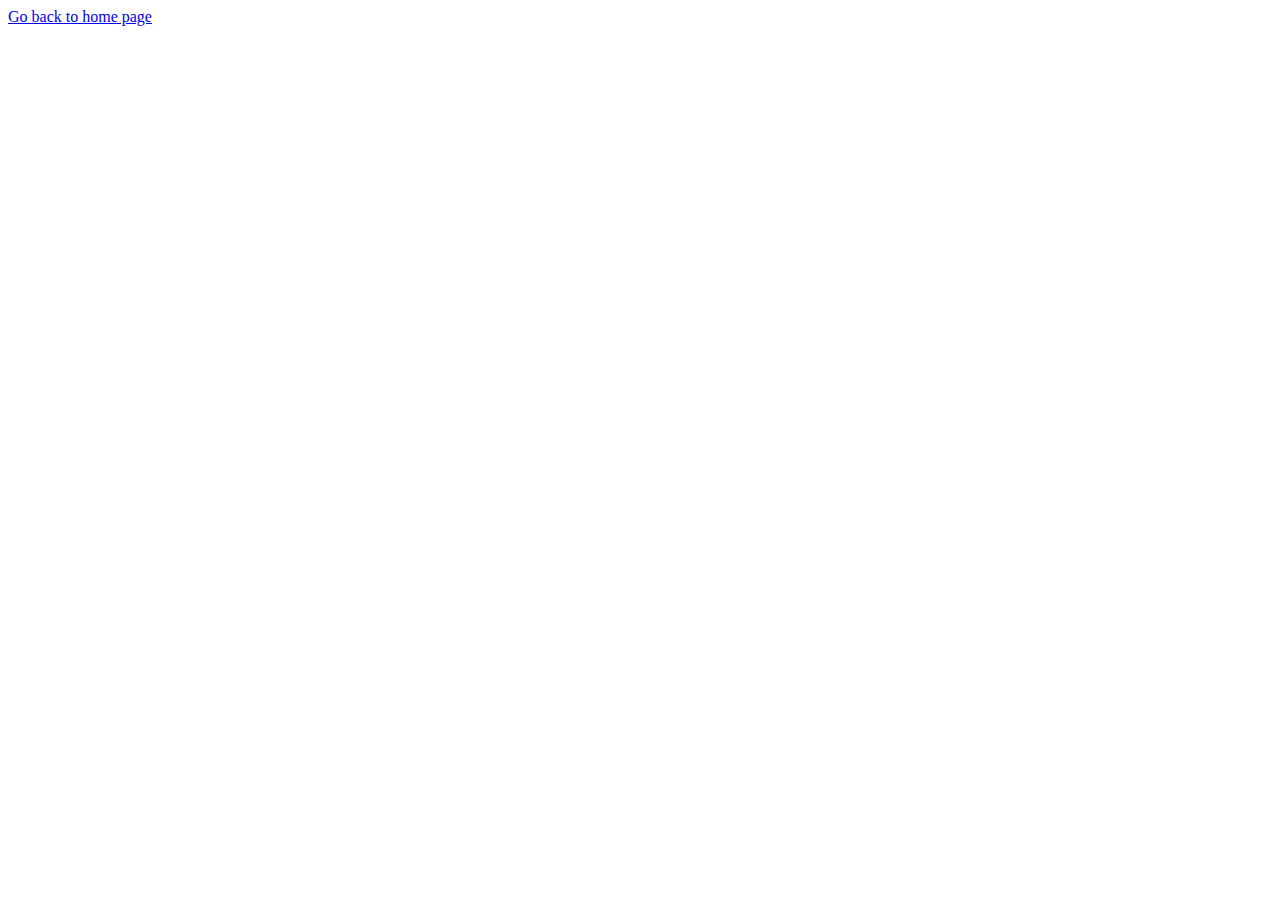
<file: Lesson2/about.html>
<!DOCTYPE html>
<html lang="en">
<head>
  <meta charset="UTF-8">
  <meta name="viewport" content="width=device-width, initial-scale=1.0">
  <title>About us</title>
</head>
<body>
  <a href="./index.html">Go back to home page</a>
  
</body>
</html>
</file>
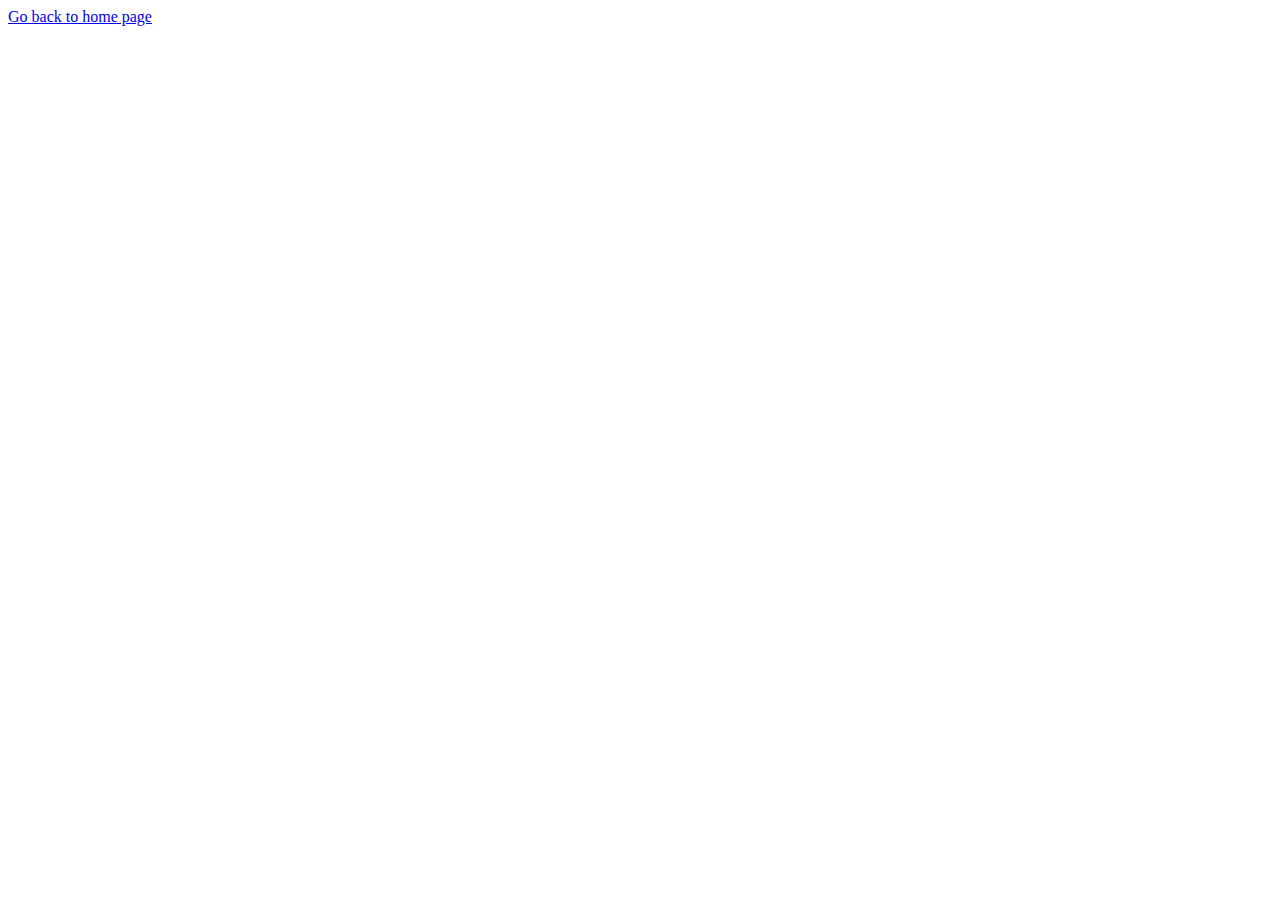
<file: Lesson2/contact.html>
<!DOCTYPE html>
<html lang="en">
<head>
  <meta charset="UTF-8">
  <meta name="viewport" content="width=device-width, initial-scale=1.0">
  <title>Contact</title>
</head>
<body>
  <a href="./index.html">Go back to home page</a>
</body>
</html>
</file>
<file: Lesson2/styles.css>
/* This is an external CSS file. It is a prefered approach for adding CSS. */
body {
  font-family: 'Franklin Gothic Medium', 'Arial Narrow', Arial, sans-serif;
  font-size: 16px;
  background-color: #e7e5e4;
  margin: 0;
}
/* .nav-top */
nav {
  background-color: #44403c;
  color: #f5f5f4; /* #fff */
  font-size: 24px;
  line-height: 32px;
}

a {
  color: inherit;
  text-decoration: none;
}


.nav-top > ul {
  margin: 0;
  /* Padding is shorthand property for padding-top, padding-right, padding-bottom, and padding-left */
  padding: 20px 40px;
  list-style-type: none;
  display: flex;
  gap: 20px;
}

.text-highlight {
  color: #fdba74;
  font-style: italic;
}
</file>
<file: Lesson4/styles.css>
* {
  box-sizing: border-box;
}

body {
  background-color: #f9fafb;
  min-height: 100vh;
}

form {
  font-size: 1.25em;
  line-height: 1.5em;
  width: 100%;
  max-width: 400px;
  margin: 40px auto;
  min-height: calc(100vh - 40px - 40px);
}

.input-group {
  margin: 20px 0;
}

.full-width {
  width: 100%;
}

fieldset {
  border: none;
  padding: 0;
}

input[type=text] {
  background-color: rgba(255, 0, 0, 0.7);
}
</file>
<file: Lesson5/styles.css>
* {
  box-sizing: border-box;
}

body {
  margin: 0;
  font-family:"Rubik", sans-serif;
}

a {
  text-decoration: none;
  color: inherit;
}

ul {
  list-style-type: none;
  padding: 0%;
}

.nav-top {
  background: #fcfcfd;
  display: flex;
  justify-content: space-between;
  padding: 20px 10%;
  font-family: "DM Sans", sans-serif;
  font-weight:700;
  color:#777E90;
}

.nav-list {
  display: flex;
  gap: 32px;
  align-items: center;
}
.nav-logo {
  padding: 16px 24px;
  border-radius: 90px;
  background: #e6e8ec;
  color:#23262F;
}


.divider {
  width: 2px;
  height: 40px;
  background-color: #e6e8ec;
  border-radius: 2px;
}
.icon-with-badge {
  display: block;
  position: relative;
}

.badge {
  font-size: 12px;
  border-radius: 50%;
  border: 1px solid #777E90;
  background: #18191D;
  padding: 2px 6px;
  position: absolute;
  top: -50%;
  right: -60%;
}
</file>
<file: Lesson6/styles.css>
* {
  box-sizing: border-box;
}

:root {
  --primary-light: #effafa;
  --primary-dark: #5ca5a5;

  --dark: #2b3939;
  --light: #7c8f8f;

  --base: #ffffff;
  --border-radius: 5px;
  --border-radius-rounded: 12px;
}

body {
  font-family: 'League Spartan', sans-serif;
  background-color: var(--primary-light);
}

.bg-primary {
  background-color: var(--primary-dark);
}
.bg-dark {
  background-color: var(--dark);
}

.tag {
  font-size: 16px;
  font-weight: 700;
  line-height: 150%;
  letter-spacing: -0.123px;
  background-color: var(--primary-light);
  color: var(--primary-dark);
  padding: 5px 10px;
  border-radius: var(--border-radius);
}

.card {
  background-color: var(--base);
  border-radius: var(--border-radius);
  box-shadow: 0px 15px 20px -5px rgba(13, 113, 130, 0.15);
  max-width: 1110px;
  margin: 76px auto;
  display: flex;
  justify-content: space-between;
  align-items: center;
  padding: 32px 40px;
}

.flex-row {
  display: flex;
  gap: 24px;
}
.tag-rounded {
  display: inline-block;
  border-radius: var(--border-radius-rounded);
  padding: 7px 8px 5px;
  font-size: 14px;
  font-weight: 700;
  letter-spacing: -0.108px;
  text-transform: uppercase;
  color: var(--base);
}
</file>
<file: Lesson9/styles.css>
* {
  box-sizing: border-box;
}

:root {
  --Primary: #5d50c6;
  --Base: #fff;
  --Secondary: #f85e9f;

  /* Breakpoints: */
  --md: 768px;
  --lg: 1024px;
}

body {
  margin: 0;
  padding: 0 16px;
}

.hero_image {
  width: 100%;
}

a {
  color: inherit;
  text-decoration: none;
  display: inline-block;
}

button {
  background-color: transparent;
  border: none;
}

.btn {
  font-size: 14px;
  font-weight: 700;
  /* line-height: 120%; */
  padding: 16px 32px;
  background-color: var(--Base);
  box-shadow: 0px 856px 240px 0px rgba(0, 0, 0, 0),
    0px 548px 219px 0px rgba(0, 0, 0, 0.01),
    0px 308px 185px 0px rgba(0, 0, 0, 0.04),
    0px 137px 137px 0px rgba(0, 0, 0, 0.06),
    0px 34px 75px 0px rgba(0, 0, 0, 0.07), 0px 0px 0px 0px rgba(0, 0, 0, 0.07);
}
.btn-filled {
  background-color: var(--Primary);
  color: var(--Base);
}
.btn-rounded {
  border-radius: 100px;
}
.hero-section {
  text-align: center;
}
.hero_buttoncontainer {
  display: flex;
  flex-direction: column;
  gap: 24px;
}

@media all and (min-width: 768px) {
  .hero_buttoncontainer {
    flex-direction: row;
    gap: 16px;
    margin: 0 auto 64px;
    justify-content: center;
  }
}

@media all and (min-width: 1024px) {
  .hero-section {
    display: flex;
    flex-direction: row-reverse;
  }

  .max-width {
    max-width: 1084px;
    margin: 0 auto;
  }
}
</file>
